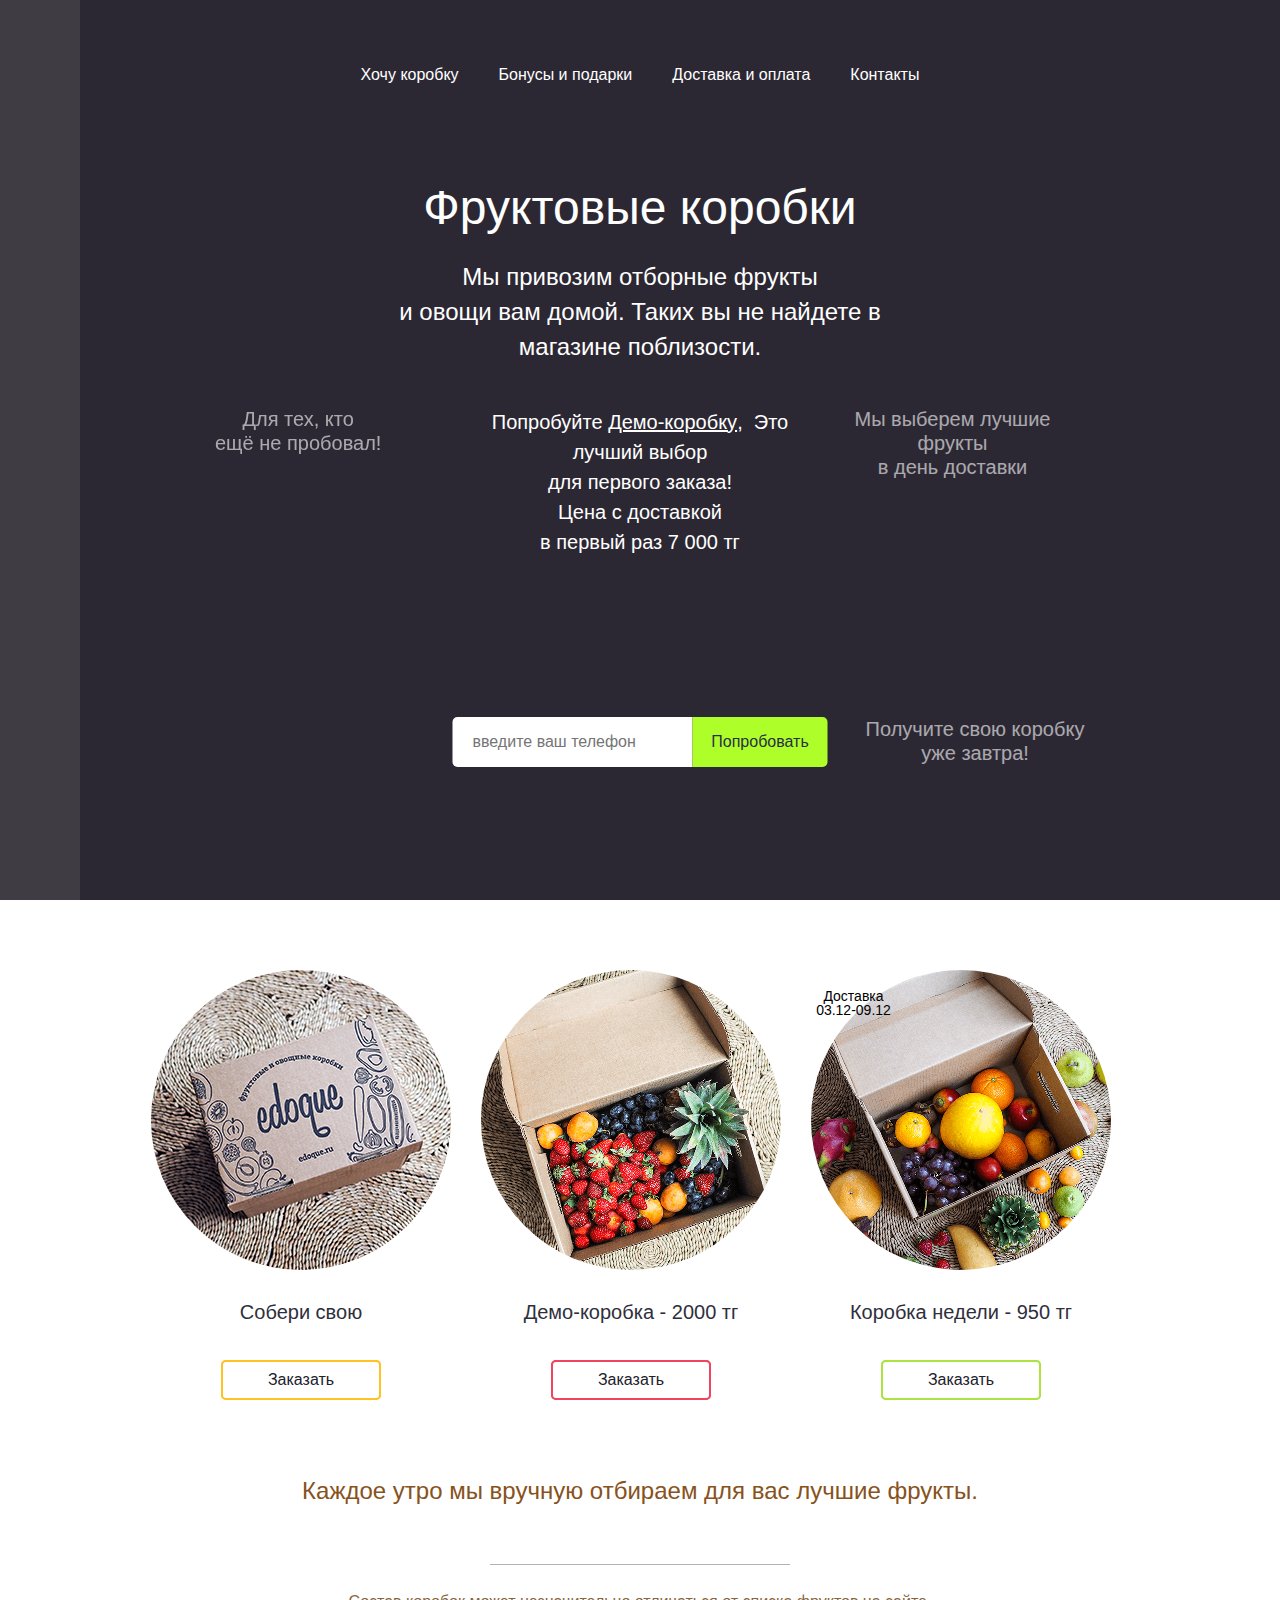
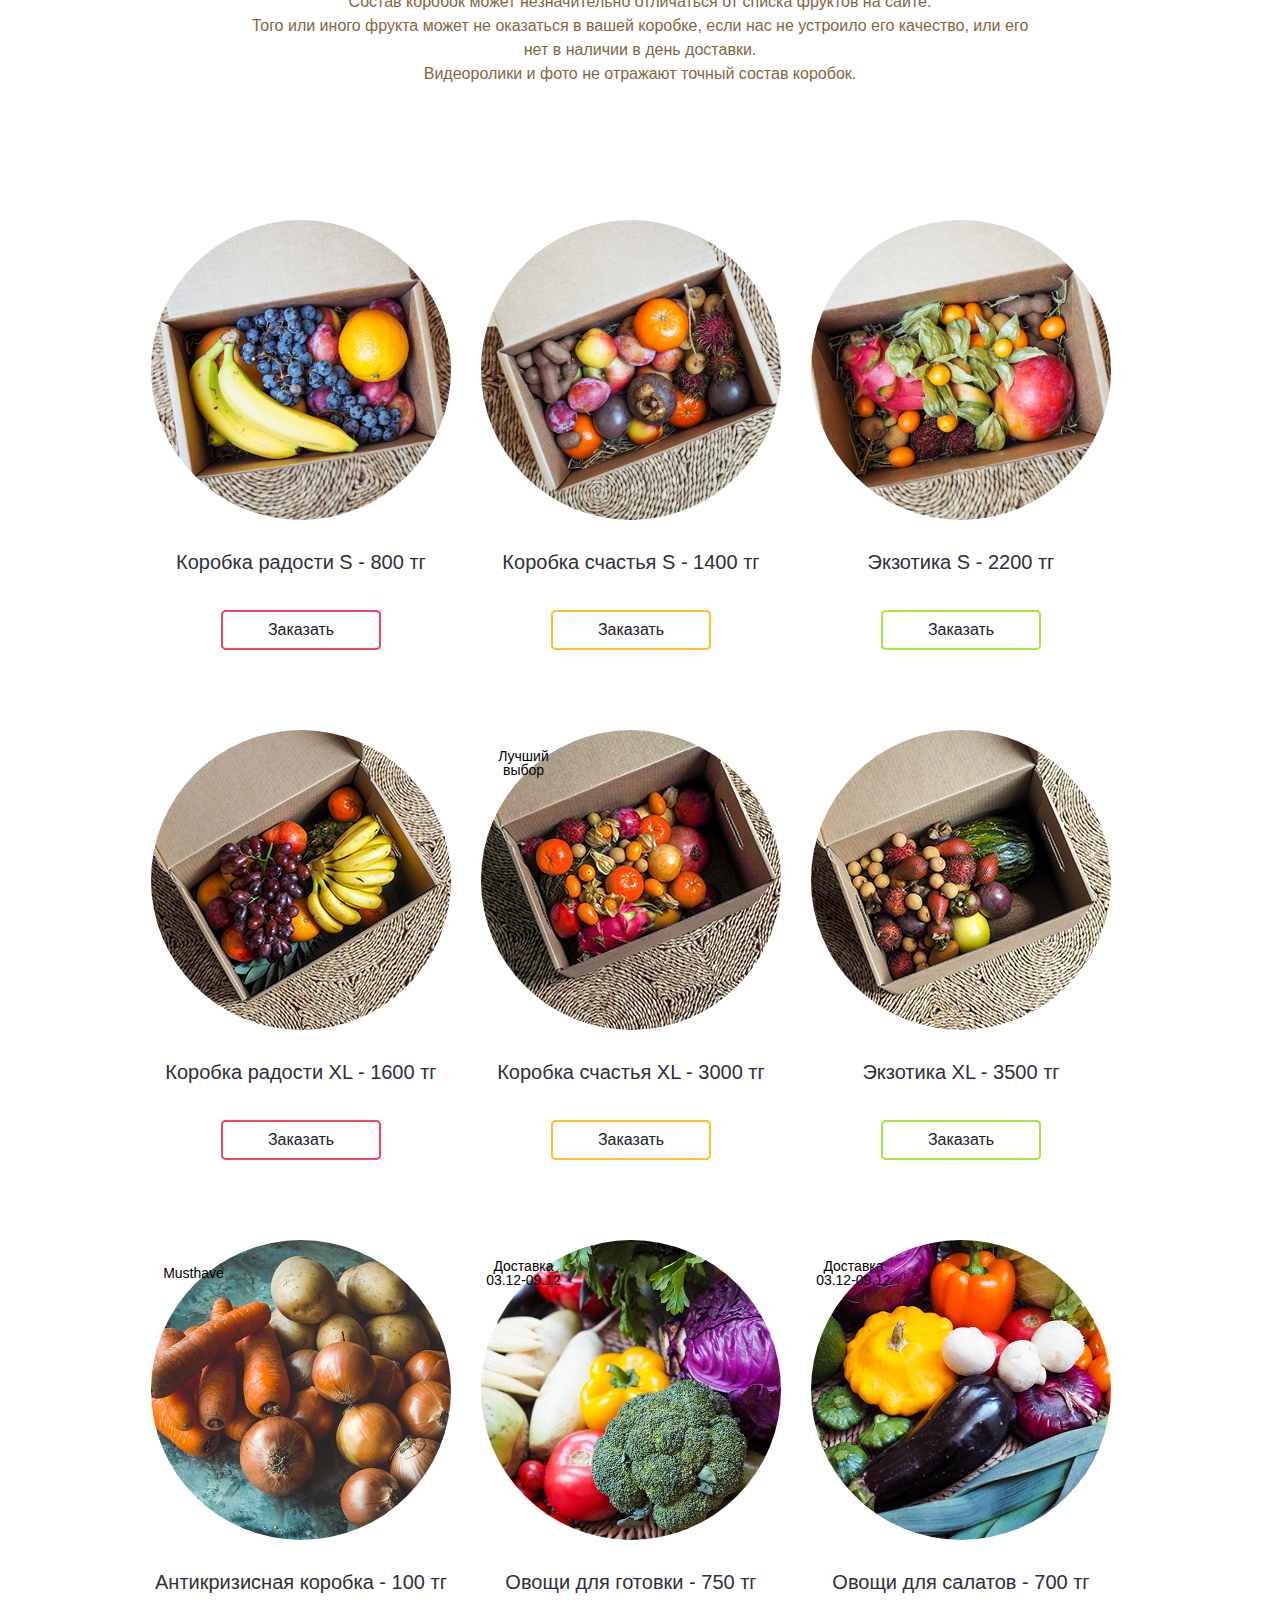
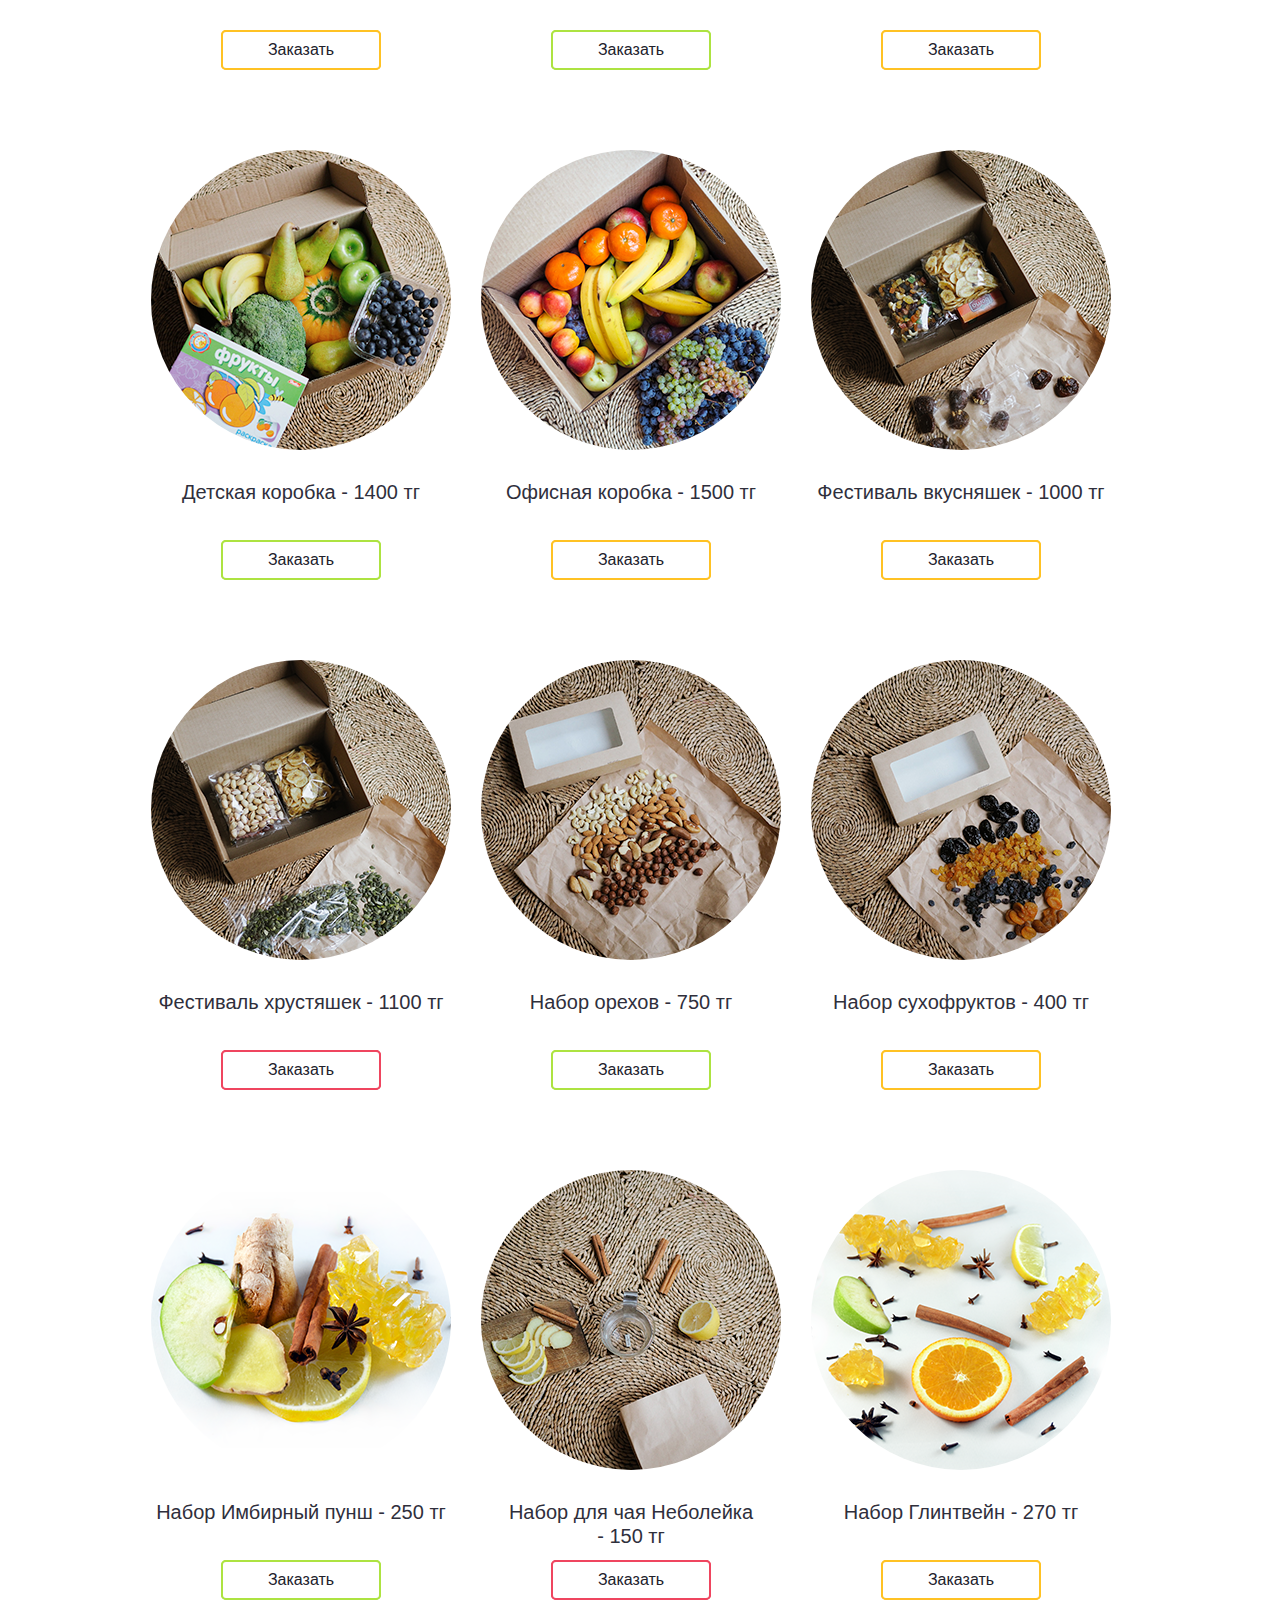
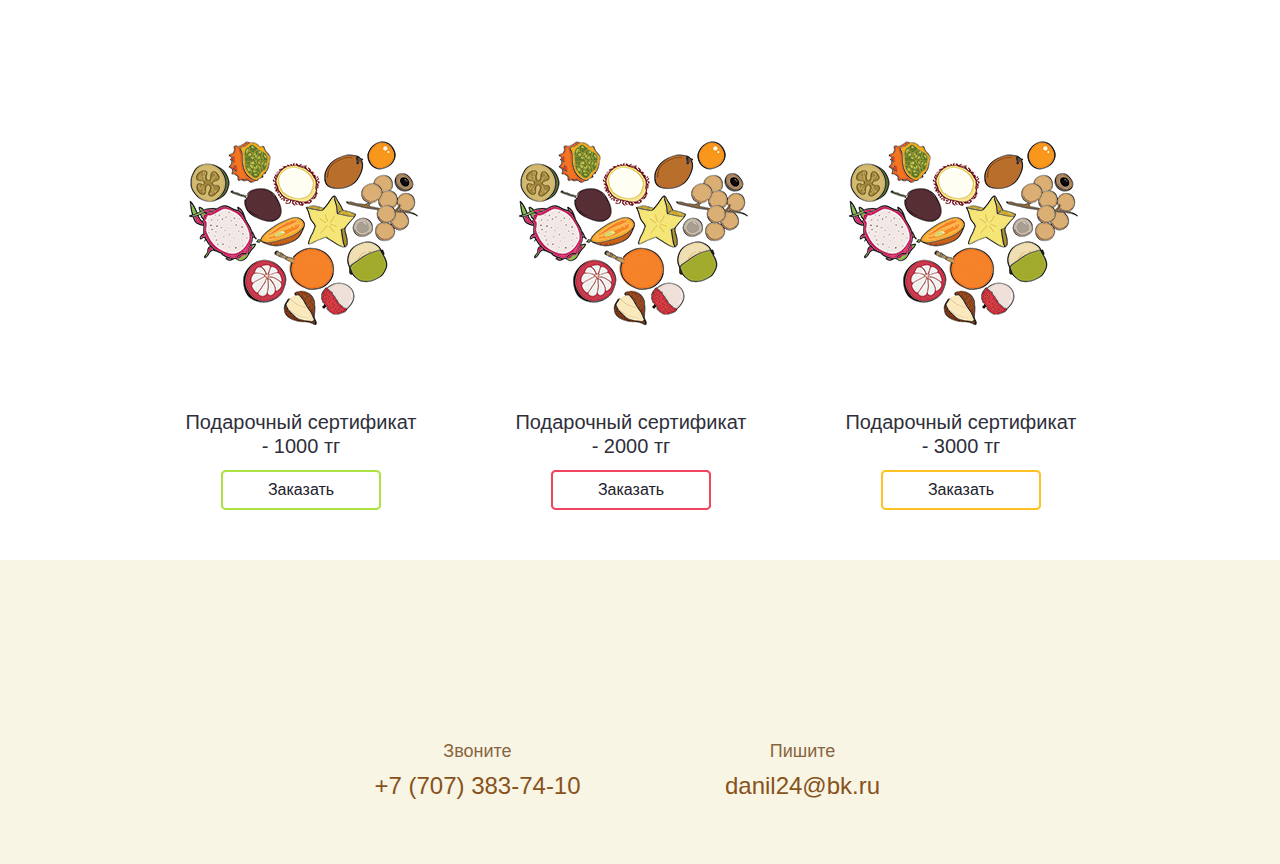
<file: var3/index.html>
<!DOCTYPE html>
<!-- saved from url=(0023)http://msk.edoque.ru/#/ -->
<html class=" desktop landscape">
<head lang="en">
    <meta http-equiv="Content-Type" content="text/html; charset=UTF-8">

    <meta name="viewport" content="width=device-width, initial-scale=1, user-scalable=no">
    <meta name="format-detection" content="telephone=no">
    <meta name="msapplication-tap-highlight" content="no">
    <link rel="icon" href="http://msk.edoque.ru/favicon.ico" type="image/x-icon">
    <link rel="shortcut icon" href="http://msk.edoque.ru/favicon.ico" type="image/x-icon">
    <title>Фруктовые и овощные коробки. Доставка СПб и Москва — лавка Edoque</title>
    <link rel="stylesheet" href="files/frontend_site.minify.css" type="text/css">
</head>
<body>
<div class="mobile-menu ng-scope mm-menu mm-horizontal mm-offcanvas" data-block="menu">
    <div class="menu-wrapper ng-scope">
        <a class="menu-item boxes" href="#">
            <div class="icon"></div>
            Хочу коробку
        </a>
        <a class="menu-item gifts" href="#">
            <div class="icon"></div>
            Бонусы и подарки
        </a>
        <a class="menu-item delivery" href="#">
            <div class="icon"></div>
            Доставка и оплата
        </a>
        <a class="menu-item contact" href="#">
            <div class="icon"></div>
            Контакты
        </a>
    </div>
</div>
<div class="mm-page mm-slideout">
    <div id="popup" class="popup-wrap">
        <div class="popup-overlay"></div>
        <div class="popup">
            <a id="msk" class="popup-city">
                <span class="popup-city-name">Москва</span>
            </a>
            <a id="spb" class="popup-city">
                <span class="popup-city-name">Санкт-Петербург</span>
            </a>
        </div>
    </div>
    <div class="ng-scope" style=""><a id="scroll-top" class="scroll-top ng-scope"
                                      href="#"
                                      style="display: block; opacity: 0.990545;">
        <div class="icon"></div>
    </a>

        <div id="page" class="global-wrapper ng-scope">
            <div class="header-wrapper">
                <div class="header">

                    <a class="menu-icon" href="#"></a>
                    <!--<div class="logo"></div>-->
                    <div class="header-social-networks">
                        <a class="header-social-network social-network-instagram" href="#"
                           target="_blank"></a>
                        <a class="header-social-network social-network-fb" href="#"
                           target="_blank"></a>
                        <a class="header-social-network social-network-vk" href="#"
                           target="_blank"></a>
                    </div>
                    <div data-block="menu">
                        <div class="menu-wrapper ng-scope">
                            <a class="menu-item boxes" href="#">
                                <div class="icon"></div>
                                Хочу коробку
                            </a>
                            <a class="menu-item gifts" href="#">
                                <div class="icon"></div>
                                Бонусы и подарки
                            </a>
                            <a class="menu-item delivery" href="#">
                                <div class="icon"></div>
                                Доставка и оплата
                            </a>
                            <a class="menu-item contact" href="#">
                                <div class="icon"></div>
                                Контакты
                            </a>
                        </div>
                    </div>
                    <div class="header-content">
                        <div data-block="header-slogan">
                            <div class="header-title ng-scope">Фруктовые коробки</div>
                            <div class="header-text ng-scope">Мы привозим отборные фрукты <br> и овощи вам домой. Таких
                                вы не найдете в магазине поблизости.
                                <div class="header-text-line"></div>
                            </div>
                        </div>
                        <div data-block="header-demo">
                            <div class="header-offer-wrapper ng-scope">
                                <div class="header-arrow left">
                                    Для тех, кто <br>ещё не пробовал!
                                    <div class="icon"></div>
                                </div>
                                <div class="header-arrow right">
                                    Мы выберем лучшие фрукты <br>в день доставки
                                    <div class="icon"></div>
                                </div>
                                <div class="header-fruit-box">
                                    <div class="header-fruit-box-text">
                                        Попробуйте <a class="header-fruit-box-title" href="#">Демо-коробку</a>, &nbsp;Это
                                        лучший
                                        выбор<br>для первого заказа! <br>Цена с доставкой <br> в первый раз 7 000 тг
                                    </div>
                                </div>
                            </div>
                        </div>
                        <div data-block="header-phone" edoque-header-phone="">
                            <form id="phone-form" class="header-phone ng-pristine ng-valid ng-scope"
                                  action="#" method="post">
                                <div class="header-arrow">
                                    Получите свою коробку уже завтра!
                                    <div class="icon"></div>
                                </div>
                                <input id="phone" name="phone" class="input-phone" type="text"
                                       placeholder="введите ваш телефон">
                                <button class="order-button" type="submit">Попробовать</button>
                            </form>
                        </div>
                    </div>
                </div>
            </div>
            <!--common header-->

            <!-- uiView:  -->
            <div class="content-wrap ng-scope">
                <div id="boxes" сlass="fruit-boxes-wrapper" class="ng-scope">
                    <div class="section" style="padding-top: 0px;">
                        <div class="fruit-boxes">
                            <!-- ngRepeat: product in store.products | filter:{'line': '1'} --><!-- ngInclude:  -->
                            <div class="fruit-box-container jsFruitBox ng-scope"
                            >
                                <div class="fruit-box orange-box free-choice"
                                >
                                    <div class="fruit-box-preview fruit-box-front ng-binding">
                                        <div class="fruit-box-img-wrapper fruit-box-more">
                                            <!-- ngIf: !isMobile -->
                                            <video class="fruit-box-video ng-scope" width="300"
                                                   height="300" preload="none">
                                            </video><!-- end ngIf: !isMobile -->
                                            <img class="fruit-box-img"
                                                 src="files/samvsesam.png">
                                            <div class="fruit-box-info-icon"></div>
                                        </div>
                                        <!-- ngIf: product.best -->
                                        Это коробка-конструктор, соберите её сами!
                                        <div class="fruit-box-name ng-binding">
                                            Собери свою<!-- ngIf: product.price -->
                                        </div>
                                        <button class="default-button add-to-cart"
                                                type="button">
                                            Заказать
                                        </button>
                                        <button class="default-button open-cart" type="button"
                                        >Перейти к заказу
                                        </button>
                                    </div>
                                    <div class="fruit-box-composition-wrapper fruit-box-back">
                                        <div class="fruit-box-composition-title-wrapper">
                                            <div class="fruit-box-composition-title ng-binding">Собери свою</div>
                                            <div class="fruit-box-composition-note ng-binding"></div>
                                        </div>
                                        <div class="fruit-box-composition jsBoxComposition ng-binding">Это
                                            коробка-конструктор, соберите её сами!
                                        </div>
                                        <div class="fruit-box-price-wrapper">
                                            <div class="fruit-box-composition-weight ng-binding"></div>
                                            <!-- ngIf: product.price -->
                                            <button class="default-button add-to-cart"
                                            >
                                                Заказать
                                            </button>
                                            <button class="default-button open-cart"
                                                    type="button"
                                            >Перейти к заказу
                                            </button>
                                        </div>
                                    </div>
                                </div>
                            </div><!-- end ngRepeat: product in store.products | filter:{'line': '1'} -->
                            <!-- ngInclude:  -->
                            <div class="fruit-box-container jsFruitBox ng-scope">
                                <div class="fruit-box red-box"
                                >
                                    <div class="fruit-box-preview fruit-box-front ng-binding">
                                        <div class="fruit-box-img-wrapper fruit-box-more">
                                            <!-- ngIf: !isMobile -->
                                            <video class="fruit-box-video ng-scope" width="300"
                                                   height="300" preload="none">

                                            </video><!-- end ngIf: !isMobile -->
                                            <img class="fruit-box-img"
                                                 src="files/demo.png">
                                            <div class="fruit-box-info-icon"></div>
                                        </div>
                                        <!-- ngIf: product.best -->
                                        Коробка-сюрприз, в составе лучшие фрукты из всего нашего ассортимента, вы
                                        сможете попробовать всего по чуть-чуть, чтобы оценить наш сервис!
                                        <div class="fruit-box-name ng-binding">
                                            Демо-коробка<!-- ngIf: product.price -->
                                            <div class="fruit-box-price ng-binding ng-scope"><span
                                                    class="dash">- </span>2000 тг
                                            </div><!-- end ngIf: product.price -->
                                        </div>
                                        <button class="default-button add-to-cart"
                                                type="button"
                                        >
                                            Заказать
                                        </button>
                                        <button class="default-button open-cart" type="button"
                                        >Перейти к заказу
                                        </button>
                                    </div>
                                    <div class="fruit-box-composition-wrapper fruit-box-back">
                                        <div class="fruit-box-composition-title-wrapper">
                                            <div class="fruit-box-composition-title ng-binding">Демо-коробка</div>
                                            <div class="fruit-box-composition-note ng-binding">Лучший выбор для первого
                                                заказа!
                                            </div>
                                        </div>
                                        <div class="fruit-box-composition jsBoxComposition ng-binding">Коробка-сюрприз,
                                            в составе лучшие фрукты из всего нашего ассортимента, вы сможете попробовать
                                            всего по чуть-чуть, чтобы оценить наш сервис!
                                        </div>
                                        <div class="fruit-box-price-wrapper">
                                            <div class="fruit-box-composition-weight ng-binding">5-5,5 кг.</div>
                                            <!-- ngIf: product.price -->
                                            <div class="fruit-box-composition-price ng-binding ng-scope"
                                            >
                                                2000 тг
                                            </div><!-- end ngIf: product.price -->
                                            <button class="default-button add-to-cart"
                                            >
                                                Заказать
                                            </button>
                                            <button class="default-button open-cart"
                                                    type="button"
                                            >Перейти к заказу
                                            </button>
                                        </div>
                                    </div>
                                </div>
                            </div><!-- end ngRepeat: product in store.products | filter:{'line': '1'} -->
                            <!-- ngInclude:  -->
                            <div class="fruit-box-container jsFruitBox ng-scope"
                            >
                                <div class="fruit-box green-box"
                                >
                                    <div class="fruit-box-preview fruit-box-front ng-binding">
                                        <div class="fruit-box-img-wrapper fruit-box-more">
                                            <!-- ngIf: !isMobile -->

                                            <img class="fruit-box-img"
                                                 src="files/week.png">
                                            <div class="fruit-box-info-icon"></div>
                                        </div>
                                        <!-- ngIf: product.best -->
                                        <div class="fruit-box-best ng-scope">
                                            <div class="fruit-box-best-text ng-binding">Доставка 03.12-09.12</div>
                                        </div><!-- end ngIf: product.best -->
                                        Хурма (700 г), виноград (500 г), мандарины (700 г), бананы (1 кг), груши (1 кг).
                                        <div class="fruit-box-name ng-binding">
                                            Коробка недели<!-- ngIf: product.price -->
                                            <div class="fruit-box-price ng-binding ng-scope"><span
                                                    class="dash">- </span>950 тг
                                            </div><!-- end ngIf: product.price -->
                                        </div>
                                        <button class="default-button add-to-cart"
                                                type="button"
                                        >
                                            Заказать
                                        </button>
                                        <button class="default-button open-cart"
                                        >Перейти к заказу
                                        </button>
                                    </div>
                                    <div class=" fruit-box-composition-wrapper fruit-box-back
                                        ">
                                        <div class="fruit-box-composition-title-wrapper">
                                            <div class="fruit-box-composition-title ng-binding">Коробка недели</div>
                                            <div class="fruit-box-composition-note ng-binding">Состав с 2 декабря по 8
                                                декабря:
                                            </div>
                                        </div>
                                        <div class="fruit-box-composition jsBoxComposition ng-binding">Хурма (700 г),
                                            виноград (500 г), мандарины (700 г), бананы (1 кг), груши (1 кг).
                                        </div>
                                        <div class="fruit-box-price-wrapper">
                                            <div class="fruit-box-composition-weight ng-binding">3,9 кг</div>
                                            <!-- ngIf: product.price -->
                                            <div class="fruit-box-composition-price ng-binding ng-scope"
                                            >
                                                950 тг
                                            </div><!-- end ngIf: product.price -->
                                            <button class="default-button add-to-cart"
                                                    type="button"
                                            >
                                                Заказать
                                            </button>
                                            <button class="default-button open-cart"
                                                    type="button"
                                            >Перейти к заказу
                                            </button>
                                        </div>
                                    </div>
                                </div>
                            </div><!-- end ngRepeat: product in store.products | filter:{'line': '1'} -->
                        </div>

                        <div class="fruit-box-selection">
                            <div class="frame-corner frame-corner-top-left"></div>
                            <div class="frame-corner frame-corner-top-right"></div>
                            <div class="frame-corner frame-corner-bottom-left"></div>
                            <div class="frame-corner frame-corner-bottom-right"></div>
                            <div class="fruit-box-selection-title" data-block="slogan-one"><span class="ng-scope">Каждое утро мы вручную отбираем для вас лучшие фрукты.</span>
                            </div>
                            <div class="fruit-box-selection-separator"></div>
                            <div class="fruit-box-selection-text" data-block="slogan-two"><span class="ng-scope">Состав коробок может незначительно отличаться от списка фруктов на сайте.
Того или иного фрукта может не оказаться в вашей коробке, если нас не устроило его качество, или его нет в наличии в день доставки.
Видеоролики и фото не отражают точный состав коробок.

</span></div>
                        </div>

                        <div class="fruit-boxes">
                            <!-- ngRepeat: product in store.products | filter:{'line': '!1'} --><!-- ngInclude:  -->
                            <div class="fruit-box-container jsFruitBox ng-scope"
                            >
                                <div class="fruit-box red-box"
                                >
                                    <div class="fruit-box-preview fruit-box-front ng-binding">
                                        <div class="fruit-box-img-wrapper fruit-box-more">
                                            <!-- ngIf: !isMobile -->
                                            <img class="fruit-box-img"
                                                 src="files/radost-s.png">
                                            <div class="fruit-box-info-icon"></div>
                                        </div>
                                        <!-- ngIf: product.best -->
                                        6 видов сезонных фруктов: грейпфрут, ананас, сливы, нектарины, киви, груши,
                                        яблоки, мандарины, апельсины, бананы, виноград.
                                        <div class="fruit-box-name ng-binding">
                                            Коробка радости S<!-- ngIf: product.price -->
                                            <div class="fruit-box-price ng-binding ng-scope"><span
                                                    class="dash">- </span>800 тг
                                            </div><!-- end ngIf: product.price -->
                                        </div>
                                        <button class="default-button add-to-cart"
                                                type="button"
                                        >
                                            Заказать
                                        </button>
                                        <button class="default-button open-cart" type="button"
                                        >Перейти к заказу
                                        </button>
                                    </div>
                                    <div class="fruit-box-composition-wrapper fruit-box-back">
                                        <div class="fruit-box-composition-title-wrapper">
                                            <div class="fruit-box-composition-title ng-binding">Коробка радости S</div>
                                            <div class="fruit-box-composition-note ng-binding">Сезонные фрукты без
                                                экзотики
                                            </div>
                                        </div>
                                        <div class="fruit-box-composition jsBoxComposition ng-binding">6 видов сезонных
                                            фруктов: грейпфрут, ананас, сливы, нектарины, киви, груши, яблоки,
                                            мандарины, апельсины, бананы, виноград.
                                        </div>
                                        <div class="fruit-box-price-wrapper">
                                            <div class="fruit-box-composition-weight ng-binding">3-3,3 кг</div>
                                            <!-- ngIf: product.price -->
                                            <div class="fruit-box-composition-price ng-binding ng-scope"
                                            >
                                                800 тг
                                            </div><!-- end ngIf: product.price -->
                                            <button class="default-button add-to-cart"
                                                    type="button">
                                                Заказать
                                            </button>
                                            <button class="default-button open-cart"
                                                    type="button"
                                            >Перейти к заказу
                                            </button>
                                        </div>
                                    </div>
                                </div>
                            </div><!-- end ngRepeat: product in store.products | filter:{'line': '!1'} -->
                            <!-- ngInclude:  -->
                            <div class="fruit-box-container jsFruitBox ng-scope"
                            >
                                <div class="fruit-box orange-box">
                                    <div class="fruit-box-preview fruit-box-front ng-binding">
                                        <div class="fruit-box-img-wrapper fruit-box-more">
                                            <!-- ngIf: !isMobile -->
                                            <img class="fruit-box-img"
                                                 src="files/schaste-s.png">
                                            <div class="fruit-box-info-icon"></div>
                                        </div>
                                        <!-- ngIf: product.best -->
                                        4 вида сезонных фруктов и 3 вида экзотики: гранат, мандарины, груши, нектарины,
                                        сливы, киви, виноград, манго, лонган, маракуйя, рамбутан, кумкват, физалис.
                                        <div class="fruit-box-name ng-binding">
                                            Коробка счастья S<!-- ngIf: product.price -->
                                            <div class="fruit-box-price ng-binding ng-scope"><span
                                                    class="dash">- </span>1400 тг
                                            </div><!-- end ngIf: product.price -->
                                        </div>
                                        <button class="default-button add-to-cart"
                                                type="button"
                                        >
                                            Заказать
                                        </button>
                                        <button class="default-button open-cart"
                                        >Перейти к заказу
                                        </button>
                                    </div>
                                    <div class="fruit-box-composition-wrapper fruit-box-back">
                                        <div class="fruit-box-composition-title-wrapper">
                                            <div class="fruit-box-composition-title ng-binding">Коробка счастья S</div>
                                            <div class="fruit-box-composition-note ng-binding">Микс из сезонных и
                                                экзотических фруктов
                                            </div>
                                        </div>
                                        <div class="fruit-box-composition jsBoxComposition ng-binding">4 вида сезонных
                                            фруктов и 3 вида экзотики: гранат, мандарины, груши, нектарины, сливы, киви,
                                            виноград, манго, лонган, маракуйя, рамбутан, кумкват, физалис.
                                        </div>
                                        <div class="fruit-box-price-wrapper">
                                            <div class="fruit-box-composition-weight ng-binding">2,4-2,6 кг</div>
                                            <!-- ngIf: product.price -->
                                            <div class="fruit-box-composition-price ng-binding ng-scope"
                                            >
                                                1400 тг
                                            </div><!-- end ngIf: product.price -->
                                            <button class="default-button add-to-cart"
                                            >
                                                Заказать
                                            </button>
                                            <button class="default-button open-cart"
                                                    type="button"
                                            >Перейти к заказу
                                            </button>
                                        </div>
                                    </div>
                                </div>
                            </div><!-- end ngRepeat: product in store.products | filter:{'line': '!1'} -->
                            <!-- ngInclude:  -->
                            <div class="fruit-box-container jsFruitBox ng-scope"
                            >
                                <div class="fruit-box green-box"
                                >
                                    <div class="fruit-box-preview fruit-box-front ng-binding">
                                        <div class="fruit-box-img-wrapper fruit-box-more">
                                            <!-- ngIf: !isMobile -->
                                            <img class="fruit-box-img"
                                                 src="files/exotic-s.png">
                                            <div class="fruit-box-info-icon"></div>
                                        </div>
                                        <!-- ngIf: product.best -->
                                        8 видов экзотики: мини-ананас, яблоко Ява, манго, лонган, рамбутан, личи,
                                        маракуйя, тамаринд, салак, гуава, гранадилла, кумкват.
                                        <div class="fruit-box-name ng-binding">
                                            Экзотика S<!-- ngIf: product.price -->
                                            <div class="fruit-box-price ng-binding ng-scope"><span
                                                    class="dash">- </span>2200 тг
                                            </div><!-- end ngIf: product.price -->
                                        </div>
                                        <button class="default-button add-to-cart"
                                                type="button"
                                        >
                                            Заказать
                                        </button>
                                        <button class="default-button open-cart" ui-sref="edoque.cart()" type="button"
                                                ng-class="{&#39;hide&#39; : product.price == 0 &amp;&amp; cart.getCountBox(product) == 0}"
                                                href="#/cart">Перейти к заказу
                                        </button>
                                    </div>
                                    <div class="fruit-box-composition-wrapper fruit-box-back">
                                        <div class="fruit-box-composition-title-wrapper">
                                            <div class="fruit-box-composition-title ng-binding">Экзотика S</div>
                                            <div class="fruit-box-composition-note ng-binding">Только экзотические
                                                фрукты
                                            </div>
                                        </div>
                                        <div class="fruit-box-composition jsBoxComposition ng-binding">8 видов экзотики:
                                            мини-ананас, яблоко Ява, манго, лонган, рамбутан, личи, маракуйя, тамаринд,
                                            салак, гуава, гранадилла, кумкват.
                                        </div>
                                        <div class="fruit-box-price-wrapper">
                                            <div class="fruit-box-composition-weight ng-binding">1,7 кг</div>
                                            <!-- ngIf: product.price -->
                                            <div class="fruit-box-composition-price ng-binding ng-scope"
                                                 ng-if="product.price">
                                                2200 тг
                                            </div><!-- end ngIf: product.price -->
                                            <button class="default-button add-to-cart"
                                                    ng-click="cart.addItem(product, 1)" type="button"
                                                    ng-class="{&#39;hide&#39; : product.price == 0 &amp;&amp; cart.getCountBox(product) &gt; 0}">
                                                Заказать
                                            </button>
                                            <button class="default-button open-cart" ui-sref="edoque.cart()"
                                                    type="button"
                                                    ng-class="{&#39;hide&#39; : product.price == 0 &amp;&amp; cart.getCountBox(product) == 0}"
                                                    href="#/cart">Перейти к заказу
                                            </button>
                                        </div>
                                    </div>
                                </div>
                            </div><!-- end ngRepeat: product in store.products | filter:{'line': '!1'} -->
                            <!-- ngInclude:  -->
                            <div class="fruit-box-container jsFruitBox ng-scope"
                                 ng-repeat="product in store.products | filter:{&#39;line&#39;: &#39;!1&#39;}"
                                 ng-include="" src="&#39;/public/themes/edoque/views/box.tpl.html&#39;" style="">
                                <div class="fruit-box red-box" ng-class="{&#39;free-choice&#39; : product.free}"
                                     edoque-box="">
                                    <div class="fruit-box-preview fruit-box-front ng-binding">
                                        <div class="fruit-box-img-wrapper fruit-box-more">
                                            <!-- ngIf: !isMobile -->
                                            <video ng-if="!isMobile" class="fruit-box-video ng-scope" width="300"
                                                   height="300" preload="none">
                                                <source ng-src="public/uploads/radost.mp4" type="video/mp4"
                                                        src="public/uploads/radost.mp4">
                                            </video><!-- end ngIf: !isMobile -->
                                            <img class="fruit-box-img" ng-src="public/uploads/radost.png"
                                                 src="files/radost.png">
                                            <div class="fruit-box-info-icon"></div>
                                        </div>
                                        <!-- ngIf: product.best -->
                                        7 видов сезонных фруктов: дыня/ананас, грейпфрут, ананас, сливы, нектарины,
                                        киви, груши, яблоки, мандарины, апельсины, бананы, виноград.
                                        <div class="fruit-box-name ng-binding">
                                            Коробка радости XL<!-- ngIf: product.price -->
                                            <div class="fruit-box-price ng-binding ng-scope" ng-if="product.price"><span
                                                    class="dash">- </span>1600 тг
                                            </div><!-- end ngIf: product.price -->
                                        </div>
                                        <button class="default-button add-to-cart" ng-click="cart.addItem(product, 1)"
                                                type="button"
                                                ng-class="{&#39;hide&#39; : product.price == 0 &amp;&amp; cart.getCountBox(product) &gt; 0}">
                                            Заказать
                                        </button>
                                        <button class="default-button open-cart" ui-sref="edoque.cart()" type="button"
                                                ng-class="{&#39;hide&#39; : product.price == 0 &amp;&amp; cart.getCountBox(product) == 0}"
                                                href="#/cart">Перейти к заказу
                                        </button>
                                    </div>
                                    <div class="fruit-box-composition-wrapper fruit-box-back">
                                        <div class="fruit-box-composition-title-wrapper">
                                            <div class="fruit-box-composition-title ng-binding">Коробка радости XL</div>
                                            <div class="fruit-box-composition-note ng-binding">Большая коробка сезонных
                                                фруктов.
                                            </div>
                                        </div>
                                        <div class="fruit-box-composition jsBoxComposition ng-binding">7 видов сезонных
                                            фруктов: дыня/ананас, грейпфрут, ананас, сливы, нектарины, киви, груши,
                                            яблоки, мандарины, апельсины, бананы, виноград.
                                        </div>
                                        <div class="fruit-box-price-wrapper">
                                            <div class="fruit-box-composition-weight ng-binding">5,5-6 кг</div>
                                            <!-- ngIf: product.price -->
                                            <div class="fruit-box-composition-price ng-binding ng-scope"
                                                 ng-if="product.price">
                                                1600 тг
                                            </div><!-- end ngIf: product.price -->
                                            <button class="default-button add-to-cart"
                                                    ng-click="cart.addItem(product, 1)" type="button"
                                                    ng-class="{&#39;hide&#39; : product.price == 0 &amp;&amp; cart.getCountBox(product) &gt; 0}">
                                                Заказать
                                            </button>
                                            <button class="default-button open-cart" ui-sref="edoque.cart()"
                                                    type="button"
                                                    ng-class="{&#39;hide&#39; : product.price == 0 &amp;&amp; cart.getCountBox(product) == 0}"
                                                    href="#/cart">Перейти к заказу
                                            </button>
                                        </div>
                                    </div>
                                </div>
                            </div><!-- end ngRepeat: product in store.products | filter:{'line': '!1'} -->
                            <!-- ngInclude:  -->
                            <div class="fruit-box-container jsFruitBox ng-scope"
                                 ng-repeat="product in store.products | filter:{&#39;line&#39;: &#39;!1&#39;}"
                                 ng-include="" src="&#39;/public/themes/edoque/views/box.tpl.html&#39;" style="">
                                <div class="fruit-box orange-box" ng-class="{&#39;free-choice&#39; : product.free}"
                                     edoque-box="">
                                    <div class="fruit-box-preview fruit-box-front ng-binding">
                                        <div class="fruit-box-img-wrapper fruit-box-more">
                                            <!-- ngIf: !isMobile -->
                                            <video ng-if="!isMobile" class="fruit-box-video ng-scope" width="300"
                                                   height="300" preload="none">
                                                <source ng-src="public/uploads/schaste.mp4" type="video/mp4"
                                                        src="public/uploads/schaste.mp4">
                                            </video><!-- end ngIf: !isMobile -->
                                            <img class="fruit-box-img" ng-src="public/uploads/schaste.png"
                                                 src="files/schaste.png">
                                            <div class="fruit-box-info-icon"></div>
                                        </div>
                                        <!-- ngIf: product.best -->
                                        <div class="fruit-box-best ng-scope" ng-if="product.best">
                                            <div class="fruit-box-best-text ng-binding">Лучший выбор</div>
                                        </div><!-- end ngIf: product.best -->
                                        6 видов сезонных фруктов и 4 вида экзотики: грейпфрут, груши, нектарины, сливы,
                                        виноград, манго, лонган, гуава, гранадилла, рамбутан, маракуйя.
                                        <div class="fruit-box-name ng-binding">
                                            Коробка счастья XL<!-- ngIf: product.price -->
                                            <div class="fruit-box-price ng-binding ng-scope" ng-if="product.price"><span
                                                    class="dash">- </span>3000 тг
                                            </div><!-- end ngIf: product.price -->
                                        </div>
                                        <button class="default-button add-to-cart" ng-click="cart.addItem(product, 1)"
                                                type="button"
                                                ng-class="{&#39;hide&#39; : product.price == 0 &amp;&amp; cart.getCountBox(product) &gt; 0}">
                                            Заказать
                                        </button>
                                        <button class="default-button open-cart" ui-sref="edoque.cart()" type="button"
                                                ng-class="{&#39;hide&#39; : product.price == 0 &amp;&amp; cart.getCountBox(product) == 0}"
                                                href="#/cart">Перейти к заказу
                                        </button>
                                    </div>
                                    <div class="fruit-box-composition-wrapper fruit-box-back">
                                        <div class="fruit-box-composition-title-wrapper">
                                            <div class="fruit-box-composition-title ng-binding">Коробка счастья XL</div>
                                            <div class="fruit-box-composition-note ng-binding">Большая коробка. Сезонные
                                                фрукты и около килограмма экзотики.
                                            </div>
                                        </div>
                                        <div class="fruit-box-composition jsBoxComposition ng-binding">6 видов сезонных
                                            фруктов и 4 вида экзотики: грейпфрут, груши, нектарины, сливы, виноград,
                                            манго, лонган, гуава, гранадилла, рамбутан, маракуйя.
                                        </div>
                                        <div class="fruit-box-price-wrapper">
                                            <div class="fruit-box-composition-weight ng-binding">4,5-5 кг</div>
                                            <!-- ngIf: product.price -->
                                            <div class="fruit-box-composition-price ng-binding ng-scope"
                                                 ng-if="product.price">
                                                3000 тг
                                            </div><!-- end ngIf: product.price -->
                                            <button class="default-button add-to-cart"
                                                    ng-click="cart.addItem(product, 1)" type="button"
                                                    ng-class="{&#39;hide&#39; : product.price == 0 &amp;&amp; cart.getCountBox(product) &gt; 0}">
                                                Заказать
                                            </button>
                                            <button class="default-button open-cart" ui-sref="edoque.cart()"
                                                    type="button"
                                                    ng-class="{&#39;hide&#39; : product.price == 0 &amp;&amp; cart.getCountBox(product) == 0}"
                                                    href="#/cart">Перейти к заказу
                                            </button>
                                        </div>
                                    </div>
                                </div>
                            </div><!-- end ngRepeat: product in store.products | filter:{'line': '!1'} -->
                            <!-- ngInclude:  -->
                            <div class="fruit-box-container jsFruitBox ng-scope"
                                 ng-repeat="product in store.products | filter:{&#39;line&#39;: &#39;!1&#39;}"
                                 ng-include="" src="&#39;/public/themes/edoque/views/box.tpl.html&#39;" style="">
                                <div class="fruit-box green-box" ng-class="{&#39;free-choice&#39; : product.free}"
                                     edoque-box="">
                                    <div class="fruit-box-preview fruit-box-front ng-binding">
                                        <div class="fruit-box-img-wrapper fruit-box-more">
                                            <!-- ngIf: !isMobile -->
                                            <video ng-if="!isMobile" class="fruit-box-video ng-scope" width="300"
                                                   height="300" preload="none">
                                                <source ng-src="public/uploads/exotic.mp4" type="video/mp4"
                                                        src="public/uploads/exotic.mp4">
                                            </video><!-- end ngIf: !isMobile -->
                                            <img class="fruit-box-img" ng-src="public/uploads/exotic.png"
                                                 src="files/exotic.png">
                                            <div class="fruit-box-info-icon"></div>
                                        </div>
                                        <!-- ngIf: product.best -->
                                        10 видов экзотики: молодой кокос, манго, гуава, яблоко Ява, гранадилла,
                                        питахайя, мангостан, рамбутан, личи, маракуйя, лонган, тамаринд, салак, кумкват.
                                        <div class="fruit-box-name ng-binding">
                                            Экзотика XL<!-- ngIf: product.price -->
                                            <div class="fruit-box-price ng-binding ng-scope" ng-if="product.price"><span
                                                    class="dash">- </span>3500 тг
                                            </div><!-- end ngIf: product.price -->
                                        </div>
                                        <button class="default-button add-to-cart" ng-click="cart.addItem(product, 1)"
                                                type="button"
                                                ng-class="{&#39;hide&#39; : product.price == 0 &amp;&amp; cart.getCountBox(product) &gt; 0}">
                                            Заказать
                                        </button>
                                        <button class="default-button open-cart" ui-sref="edoque.cart()" type="button"
                                                ng-class="{&#39;hide&#39; : product.price == 0 &amp;&amp; cart.getCountBox(product) == 0}"
                                                href="#/cart">Перейти к заказу
                                        </button>
                                    </div>
                                    <div class="fruit-box-composition-wrapper fruit-box-back">
                                        <div class="fruit-box-composition-title-wrapper">
                                            <div class="fruit-box-composition-title ng-binding">Экзотика XL</div>
                                            <div class="fruit-box-composition-note ng-binding">Большая коробка, полная
                                                экзотических фруктов.
                                            </div>
                                        </div>
                                        <div class="fruit-box-composition jsBoxComposition ng-binding">10 видов
                                            экзотики: молодой кокос, манго, гуава, яблоко Ява, гранадилла, питахайя,
                                            мангостан, рамбутан, личи, маракуйя, лонган, тамаринд, салак, кумкват.
                                        </div>
                                        <div class="fruit-box-price-wrapper">
                                            <div class="fruit-box-composition-weight ng-binding">3,2-3,5 кг</div>
                                            <!-- ngIf: product.price -->
                                            <div class="fruit-box-composition-price ng-binding ng-scope"
                                                 ng-if="product.price">
                                                3500 тг
                                            </div><!-- end ngIf: product.price -->
                                            <button class="default-button add-to-cart"
                                                    ng-click="cart.addItem(product, 1)" type="button"
                                                    ng-class="{&#39;hide&#39; : product.price == 0 &amp;&amp; cart.getCountBox(product) &gt; 0}">
                                                Заказать
                                            </button>
                                            <button class="default-button open-cart" ui-sref="edoque.cart()"
                                                    type="button"
                                                    ng-class="{&#39;hide&#39; : product.price == 0 &amp;&amp; cart.getCountBox(product) == 0}"
                                                    href="#/cart">Перейти к заказу
                                            </button>
                                        </div>
                                    </div>
                                </div>
                            </div><!-- end ngRepeat: product in store.products | filter:{'line': '!1'} -->
                            <!-- ngInclude:  -->
                            <div class="fruit-box-container jsFruitBox ng-scope"
                                 ng-repeat="product in store.products | filter:{&#39;line&#39;: &#39;!1&#39;}"
                                 ng-include="" src="&#39;/public/themes/edoque/views/box.tpl.html&#39;" style="">
                                <div class="fruit-box orange-box" ng-class="{&#39;free-choice&#39; : product.free}"
                                     edoque-box="">
                                    <div class="fruit-box-preview fruit-box-front ng-binding">
                                        <div class="fruit-box-img-wrapper fruit-box-more">
                                            <!-- ngIf: !isMobile -->
                                            <video ng-if="!isMobile" class="fruit-box-video ng-scope" width="300"
                                                   height="300" preload="none">
                                                <source type="video/mp4">
                                            </video><!-- end ngIf: !isMobile -->
                                            <img class="fruit-box-img" ng-src="public/uploads/antikrizis.png"
                                                 src="files/antikrizis.png">
                                            <div class="fruit-box-info-icon"></div>
                                        </div>
                                        <!-- ngIf: product.best -->
                                        <div class="fruit-box-best ng-scope" ng-if="product.best">
                                            <div class="fruit-box-best-text ng-binding">Мusthave</div>
                                        </div><!-- end ngIf: product.best -->
                                        Картофель (1 кг), морковь (500 г), репчатый лук (500 г).
                                        <div class="fruit-box-name ng-binding">
                                            Антикризисная коробка<!-- ngIf: product.price -->
                                            <div class="fruit-box-price ng-binding ng-scope" ng-if="product.price"><span
                                                    class="dash">- </span>100 тг
                                            </div><!-- end ngIf: product.price -->
                                        </div>
                                        <button class="default-button add-to-cart" ng-click="cart.addItem(product, 1)"
                                                type="button"
                                                ng-class="{&#39;hide&#39; : product.price == 0 &amp;&amp; cart.getCountBox(product) &gt; 0}">
                                            Заказать
                                        </button>
                                        <button class="default-button open-cart" ui-sref="edoque.cart()" type="button"
                                                ng-class="{&#39;hide&#39; : product.price == 0 &amp;&amp; cart.getCountBox(product) == 0}"
                                                href="#/cart">Перейти к заказу
                                        </button>
                                    </div>
                                    <div class="fruit-box-composition-wrapper fruit-box-back">
                                        <div class="fruit-box-composition-title-wrapper">
                                            <div class="fruit-box-composition-title ng-binding">Антикризисная коробка
                                            </div>
                                            <div class="fruit-box-composition-note ng-binding">Лучший семейный набор!
                                            </div>
                                        </div>
                                        <div class="fruit-box-composition jsBoxComposition ng-binding">Картофель (1 кг),
                                            морковь (500 г), репчатый лук (500 г).
                                        </div>
                                        <div class="fruit-box-price-wrapper">
                                            <div class="fruit-box-composition-weight ng-binding">2 кг</div>
                                            <!-- ngIf: product.price -->
                                            <div class="fruit-box-composition-price ng-binding ng-scope"
                                                 ng-if="product.price">
                                                100 тг
                                            </div><!-- end ngIf: product.price -->
                                            <button class="default-button add-to-cart"
                                                    ng-click="cart.addItem(product, 1)" type="button"
                                                    ng-class="{&#39;hide&#39; : product.price == 0 &amp;&amp; cart.getCountBox(product) &gt; 0}">
                                                Заказать
                                            </button>
                                            <button class="default-button open-cart" ui-sref="edoque.cart()"
                                                    type="button"
                                                    ng-class="{&#39;hide&#39; : product.price == 0 &amp;&amp; cart.getCountBox(product) == 0}"
                                                    href="#/cart">Перейти к заказу
                                            </button>
                                        </div>
                                    </div>
                                </div>
                            </div><!-- end ngRepeat: product in store.products | filter:{'line': '!1'} -->
                            <!-- ngInclude:  -->
                            <div class="fruit-box-container jsFruitBox ng-scope"
                                 ng-repeat="product in store.products | filter:{&#39;line&#39;: &#39;!1&#39;}"
                                 ng-include="" src="&#39;/public/themes/edoque/views/box.tpl.html&#39;" style="">
                                <div class="fruit-box green-box" ng-class="{&#39;free-choice&#39; : product.free}"
                                     edoque-box="">
                                    <div class="fruit-box-preview fruit-box-front ng-binding">
                                        <div class="fruit-box-img-wrapper fruit-box-more">
                                            <!-- ngIf: !isMobile -->
                                            <video ng-if="!isMobile" class="fruit-box-video ng-scope" width="300"
                                                   height="300" preload="none">
                                                <source type="video/mp4">
                                            </video><!-- end ngIf: !isMobile -->
                                            <img class="fruit-box-img" ng-src="public/uploads/ovoshigotovka.png"
                                                 src="files/ovoshigotovka.png">
                                            <div class="fruit-box-info-icon"></div>
                                        </div>
                                        <!-- ngIf: product.best -->
                                        <div class="fruit-box-best ng-scope" ng-if="product.best">
                                            <div class="fruit-box-best-text ng-binding">Доставка 03.12-09.12</div>
                                        </div><!-- end ngIf: product.best -->
                                        Брокколи (500 г), шампиньоны (300 г), баклажаны (500 г), кабачки (500 г),
                                        зеленый лук (100 г)
                                        <div class="fruit-box-name ng-binding">
                                            Овощи для готовки<!-- ngIf: product.price -->
                                            <div class="fruit-box-price ng-binding ng-scope" ng-if="product.price"><span
                                                    class="dash">- </span>750 тг
                                            </div><!-- end ngIf: product.price -->
                                        </div>
                                        <button class="default-button add-to-cart" ng-click="cart.addItem(product, 1)"
                                                type="button"
                                                ng-class="{&#39;hide&#39; : product.price == 0 &amp;&amp; cart.getCountBox(product) &gt; 0}">
                                            Заказать
                                        </button>
                                        <button class="default-button open-cart" ui-sref="edoque.cart()" type="button"
                                                ng-class="{&#39;hide&#39; : product.price == 0 &amp;&amp; cart.getCountBox(product) == 0}"
                                                href="#/cart">Перейти к заказу
                                        </button>
                                    </div>
                                    <div class="fruit-box-composition-wrapper fruit-box-back">
                                        <div class="fruit-box-composition-title-wrapper">
                                            <div class="fruit-box-composition-title ng-binding">Овощи для готовки</div>
                                            <div class="fruit-box-composition-note ng-binding">Состав с 2 декабря по 8
                                                декабря:
                                            </div>
                                        </div>
                                        <div class="fruit-box-composition jsBoxComposition ng-binding">Брокколи (500 г),
                                            шампиньоны (300 г), баклажаны (500 г), кабачки (500 г), зеленый лук (100 г)
                                        </div>
                                        <div class="fruit-box-price-wrapper">
                                            <div class="fruit-box-composition-weight ng-binding">1,9 кг</div>
                                            <!-- ngIf: product.price -->
                                            <div class="fruit-box-composition-price ng-binding ng-scope"
                                                 ng-if="product.price">
                                                750 тг
                                            </div><!-- end ngIf: product.price -->
                                            <button class="default-button add-to-cart"
                                                    ng-click="cart.addItem(product, 1)" type="button"
                                                    ng-class="{&#39;hide&#39; : product.price == 0 &amp;&amp; cart.getCountBox(product) &gt; 0}">
                                                Заказать
                                            </button>
                                            <button class="default-button open-cart" ui-sref="edoque.cart()"
                                                    type="button"
                                                    ng-class="{&#39;hide&#39; : product.price == 0 &amp;&amp; cart.getCountBox(product) == 0}"
                                                    href="#/cart">Перейти к заказу
                                            </button>
                                        </div>
                                    </div>
                                </div>
                            </div><!-- end ngRepeat: product in store.products | filter:{'line': '!1'} -->
                            <!-- ngInclude:  -->
                            <div class="fruit-box-container jsFruitBox ng-scope"
                                 ng-repeat="product in store.products | filter:{&#39;line&#39;: &#39;!1&#39;}"
                                 ng-include="" src="&#39;/public/themes/edoque/views/box.tpl.html&#39;" style="">
                                <div class="fruit-box orange-box" ng-class="{&#39;free-choice&#39; : product.free}"
                                     edoque-box="">
                                    <div class="fruit-box-preview fruit-box-front ng-binding">
                                        <div class="fruit-box-img-wrapper fruit-box-more">
                                            <!-- ngIf: !isMobile -->
                                            <video ng-if="!isMobile" class="fruit-box-video ng-scope" width="300"
                                                   height="300" preload="none">
                                                <source type="video/mp4">
                                            </video><!-- end ngIf: !isMobile -->
                                            <img class="fruit-box-img" ng-src="public/uploads/salat.png"
                                                 src="files/salat.png">
                                            <div class="fruit-box-info-icon"></div>
                                        </div>
                                        <!-- ngIf: product.best -->
                                        <div class="fruit-box-best ng-scope" ng-if="product.best">
                                            <div class="fruit-box-best-text ng-binding">Доставка 03.12-09.12</div>
                                        </div><!-- end ngIf: product.best -->
                                        Помидоры (500 г), огурцы (500 г), редис (500 г), руккола (125 г).
                                        <div class="fruit-box-name ng-binding">
                                            Овощи для салатов<!-- ngIf: product.price -->
                                            <div class="fruit-box-price ng-binding ng-scope" ng-if="product.price"><span
                                                    class="dash">- </span>700 тг
                                            </div><!-- end ngIf: product.price -->
                                        </div>
                                        <button class="default-button add-to-cart" ng-click="cart.addItem(product, 1)"
                                                type="button"
                                                ng-class="{&#39;hide&#39; : product.price == 0 &amp;&amp; cart.getCountBox(product) &gt; 0}">
                                            Заказать
                                        </button>
                                        <button class="default-button open-cart" ui-sref="edoque.cart()" type="button"
                                                ng-class="{&#39;hide&#39; : product.price == 0 &amp;&amp; cart.getCountBox(product) == 0}"
                                                href="#/cart">Перейти к заказу
                                        </button>
                                    </div>
                                    <div class="fruit-box-composition-wrapper fruit-box-back">
                                        <div class="fruit-box-composition-title-wrapper">
                                            <div class="fruit-box-composition-title ng-binding">Овощи для салатов</div>
                                            <div class="fruit-box-composition-note ng-binding">Состав с 2 декабря по 8
                                                декабря:
                                            </div>
                                        </div>
                                        <div class="fruit-box-composition jsBoxComposition ng-binding">Помидоры (500 г),
                                            огурцы (500 г), редис (500 г), руккола (125 г).
                                        </div>
                                        <div class="fruit-box-price-wrapper">
                                            <div class="fruit-box-composition-weight ng-binding">1,6 кг</div>
                                            <!-- ngIf: product.price -->
                                            <div class="fruit-box-composition-price ng-binding ng-scope"
                                                 ng-if="product.price">
                                                700 тг
                                            </div><!-- end ngIf: product.price -->
                                            <button class="default-button add-to-cart"
                                                    ng-click="cart.addItem(product, 1)" type="button"
                                                    ng-class="{&#39;hide&#39; : product.price == 0 &amp;&amp; cart.getCountBox(product) &gt; 0}">
                                                Заказать
                                            </button>
                                            <button class="default-button open-cart" ui-sref="edoque.cart()"
                                                    type="button"
                                                    ng-class="{&#39;hide&#39; : product.price == 0 &amp;&amp; cart.getCountBox(product) == 0}"
                                                    href="#/cart">Перейти к заказу
                                            </button>
                                        </div>
                                    </div>
                                </div>
                            </div><!-- end ngRepeat: product in store.products | filter:{'line': '!1'} -->
                            <!-- ngInclude:  -->
                            <div class="fruit-box-container jsFruitBox ng-scope"
                                 ng-repeat="product in store.products | filter:{&#39;line&#39;: &#39;!1&#39;}"
                                 ng-include="" src="&#39;/public/themes/edoque/views/box.tpl.html&#39;" style="">
                                <div class="fruit-box green-box" ng-class="{&#39;free-choice&#39; : product.free}"
                                     edoque-box="">
                                    <div class="fruit-box-preview fruit-box-front ng-binding">
                                        <div class="fruit-box-img-wrapper fruit-box-more">
                                            <!-- ngIf: !isMobile -->
                                            <video ng-if="!isMobile" class="fruit-box-video ng-scope" width="300"
                                                   height="300" preload="none">
                                                <source type="video/mp4">
                                            </video><!-- end ngIf: !isMobile -->
                                            <img class="fruit-box-img" ng-src="public/uploads/1detsk.png"
                                                 src="files/1detsk.png">
                                            <div class="fruit-box-info-icon"></div>
                                        </div>
                                        <!-- ngIf: product.best -->
                                        Яблоки Семеренко, груши, бананы, голубика, брокколи/цветная капуста, тыква,
                                        морковь, смесь для компота, подарок.
                                        <div class="fruit-box-name ng-binding">
                                            Детская коробка<!-- ngIf: product.price -->
                                            <div class="fruit-box-price ng-binding ng-scope" ng-if="product.price"><span
                                                    class="dash">- </span>1400 тг
                                            </div><!-- end ngIf: product.price -->
                                        </div>
                                        <button class="default-button add-to-cart" ng-click="cart.addItem(product, 1)"
                                                type="button"
                                                ng-class="{&#39;hide&#39; : product.price == 0 &amp;&amp; cart.getCountBox(product) &gt; 0}">
                                            Заказать
                                        </button>
                                        <button class="default-button open-cart" ui-sref="edoque.cart()" type="button"
                                                ng-class="{&#39;hide&#39; : product.price == 0 &amp;&amp; cart.getCountBox(product) == 0}"
                                                href="#/cart">Перейти к заказу
                                        </button>
                                    </div>
                                    <div class="fruit-box-composition-wrapper fruit-box-back">
                                        <div class="fruit-box-composition-title-wrapper">
                                            <div class="fruit-box-composition-title ng-binding">Детская коробка</div>
                                            <div class="fruit-box-composition-note ng-binding">Коробка для мам и детей с
                                                подарками и сюрпризами!
                                            </div>
                                        </div>
                                        <div class="fruit-box-composition jsBoxComposition ng-binding">Яблоки Семеренко,
                                            груши, бананы, голубика, брокколи/цветная капуста, тыква, морковь, смесь для
                                            компота, подарок.
                                        </div>
                                        <div class="fruit-box-price-wrapper">
                                            <div class="fruit-box-composition-weight ng-binding">6 кг</div>
                                            <!-- ngIf: product.price -->
                                            <div class="fruit-box-composition-price ng-binding ng-scope"
                                                 ng-if="product.price">
                                                1400 тг
                                            </div><!-- end ngIf: product.price -->
                                            <button class="default-button add-to-cart"
                                                    ng-click="cart.addItem(product, 1)" type="button"
                                                    ng-class="{&#39;hide&#39; : product.price == 0 &amp;&amp; cart.getCountBox(product) &gt; 0}">
                                                Заказать
                                            </button>
                                            <button class="default-button open-cart" ui-sref="edoque.cart()"
                                                    type="button"
                                                    ng-class="{&#39;hide&#39; : product.price == 0 &amp;&amp; cart.getCountBox(product) == 0}"
                                                    href="#/cart">Перейти к заказу
                                            </button>
                                        </div>
                                    </div>
                                </div>
                            </div><!-- end ngRepeat: product in store.products | filter:{'line': '!1'} -->
                            <!-- ngInclude:  -->
                            <div class="fruit-box-container jsFruitBox ng-scope"
                                 ng-repeat="product in store.products | filter:{&#39;line&#39;: &#39;!1&#39;}"
                                 ng-include="" src="&#39;/public/themes/edoque/views/box.tpl.html&#39;" style="">
                                <div class="fruit-box orange-box" ng-class="{&#39;free-choice&#39; : product.free}"
                                     edoque-box="">
                                    <div class="fruit-box-preview fruit-box-front ng-binding">
                                        <div class="fruit-box-img-wrapper fruit-box-more">
                                            <!-- ngIf: !isMobile -->
                                            <video ng-if="!isMobile" class="fruit-box-video ng-scope" width="300"
                                                   height="300" preload="none">
                                                <source ng-src="public/uploads/ofis.mp4" type="video/mp4"
                                                        src="public/uploads/ofis.mp4">
                                            </video><!-- end ngIf: !isMobile -->
                                            <img class="fruit-box-img" ng-src="public/uploads/ofis.png"
                                                 src="files/ofis.png">
                                            <div class="fruit-box-info-icon"></div>
                                        </div>
                                        <!-- ngIf: product.best -->
                                        Дыня, груши, сливы, персики, бананы, нектарины.
                                        <div class="fruit-box-name ng-binding">
                                            Офисная коробка<!-- ngIf: product.price -->
                                            <div class="fruit-box-price ng-binding ng-scope" ng-if="product.price"><span
                                                    class="dash">- </span>1500 тг
                                            </div><!-- end ngIf: product.price -->
                                        </div>
                                        <button class="default-button add-to-cart" ng-click="cart.addItem(product, 1)"
                                                type="button"
                                                ng-class="{&#39;hide&#39; : product.price == 0 &amp;&amp; cart.getCountBox(product) &gt; 0}">
                                            Заказать
                                        </button>
                                        <button class="default-button open-cart" ui-sref="edoque.cart()" type="button"
                                                ng-class="{&#39;hide&#39; : product.price == 0 &amp;&amp; cart.getCountBox(product) == 0}"
                                                href="#/cart">Перейти к заказу
                                        </button>
                                    </div>
                                    <div class="fruit-box-composition-wrapper fruit-box-back">
                                        <div class="fruit-box-composition-title-wrapper">
                                            <div class="fruit-box-composition-title ng-binding">Офисная коробка</div>
                                            <div class="fruit-box-composition-note ng-binding">Коробка для 5-7
                                                работников.
                                            </div>
                                        </div>
                                        <div class="fruit-box-composition jsBoxComposition ng-binding">Дыня, груши,
                                            сливы, персики, бананы, нектарины.
                                        </div>
                                        <div class="fruit-box-price-wrapper">
                                            <div class="fruit-box-composition-weight ng-binding">6,7 кг</div>
                                            <!-- ngIf: product.price -->
                                            <div class="fruit-box-composition-price ng-binding ng-scope"
                                                 ng-if="product.price">
                                                1500 тг
                                            </div><!-- end ngIf: product.price -->
                                            <button class="default-button add-to-cart"
                                                    ng-click="cart.addItem(product, 1)" type="button"
                                                    ng-class="{&#39;hide&#39; : product.price == 0 &amp;&amp; cart.getCountBox(product) &gt; 0}">
                                                Заказать
                                            </button>
                                            <button class="default-button open-cart" ui-sref="edoque.cart()"
                                                    type="button"
                                                    ng-class="{&#39;hide&#39; : product.price == 0 &amp;&amp; cart.getCountBox(product) == 0}"
                                                    href="#/cart">Перейти к заказу
                                            </button>
                                        </div>
                                    </div>
                                </div>
                            </div><!-- end ngRepeat: product in store.products | filter:{'line': '!1'} -->
                            <!-- ngInclude:  -->
                            <div class="fruit-box-container jsFruitBox ng-scope"
                                 ng-repeat="product in store.products | filter:{&#39;line&#39;: &#39;!1&#39;}"
                                 ng-include="" src="&#39;/public/themes/edoque/views/box.tpl.html&#39;" style="">
                                <div class="fruit-box orange-box" ng-class="{&#39;free-choice&#39; : product.free}"
                                     edoque-box="">
                                    <div class="fruit-box-preview fruit-box-front ng-binding">
                                        <div class="fruit-box-img-wrapper fruit-box-more">
                                            <!-- ngIf: !isMobile -->
                                            <video ng-if="!isMobile" class="fruit-box-video ng-scope" width="300"
                                                   height="300" preload="none">
                                                <source ng-src="public/uploads/1fest.mp4" type="video/mp4"
                                                        src="public/uploads/1fest.mp4">
                                            </video><!-- end ngIf: !isMobile -->
                                            <img class="fruit-box-img" ng-src="public/uploads/2fest.png"
                                                 src="files/2fest.png">
                                            <div class="fruit-box-info-icon"></div>
                                        </div>
                                        <!-- ngIf: product.best -->
                                        Хаштак из абрикоса (200 г), смесь из орехов и сухофруктов (200 г), вяленые
                                        финики (500 г), домашняя халва с ванилью (200 г) и с какао (200 г), банановые
                                        чипсы (200 г).
                                        <div class="fruit-box-name ng-binding">
                                            Фестиваль вкусняшек<!-- ngIf: product.price -->
                                            <div class="fruit-box-price ng-binding ng-scope" ng-if="product.price"><span
                                                    class="dash">- </span>1000 тг
                                            </div><!-- end ngIf: product.price -->
                                        </div>
                                        <button class="default-button add-to-cart" ng-click="cart.addItem(product, 1)"
                                                type="button"
                                                ng-class="{&#39;hide&#39; : product.price == 0 &amp;&amp; cart.getCountBox(product) &gt; 0}">
                                            Заказать
                                        </button>
                                        <button class="default-button open-cart" ui-sref="edoque.cart()" type="button"
                                                ng-class="{&#39;hide&#39; : product.price == 0 &amp;&amp; cart.getCountBox(product) == 0}"
                                                href="#/cart">Перейти к заказу
                                        </button>
                                    </div>
                                    <div class="fruit-box-composition-wrapper fruit-box-back">
                                        <div class="fruit-box-composition-title-wrapper">
                                            <div class="fruit-box-composition-title ng-binding">Фестиваль вкусняшек
                                            </div>
                                            <div class="fruit-box-composition-note ng-binding">Состав:</div>
                                        </div>
                                        <div class="fruit-box-composition jsBoxComposition ng-binding">Хаштак из
                                            абрикоса (200 г), смесь из орехов и сухофруктов (200 г), вяленые финики (500
                                            г), домашняя халва с ванилью (200 г) и с какао (200 г), банановые чипсы (200
                                            г).
                                        </div>
                                        <div class="fruit-box-price-wrapper">
                                            <div class="fruit-box-composition-weight ng-binding">1,5 кг</div>
                                            <!-- ngIf: product.price -->
                                            <div class="fruit-box-composition-price ng-binding ng-scope"
                                                 ng-if="product.price">
                                                1000 тг
                                            </div><!-- end ngIf: product.price -->
                                            <button class="default-button add-to-cart"
                                                    ng-click="cart.addItem(product, 1)" type="button"
                                                    ng-class="{&#39;hide&#39; : product.price == 0 &amp;&amp; cart.getCountBox(product) &gt; 0}">
                                                Заказать
                                            </button>
                                            <button class="default-button open-cart" ui-sref="edoque.cart()"
                                                    type="button"
                                                    ng-class="{&#39;hide&#39; : product.price == 0 &amp;&amp; cart.getCountBox(product) == 0}"
                                                    href="#/cart">Перейти к заказу
                                            </button>
                                        </div>
                                    </div>
                                </div>
                            </div><!-- end ngRepeat: product in store.products | filter:{'line': '!1'} -->
                            <!-- ngInclude:  -->
                            <div class="fruit-box-container jsFruitBox ng-scope"
                                 ng-repeat="product in store.products | filter:{&#39;line&#39;: &#39;!1&#39;}"
                                 ng-include="" src="&#39;/public/themes/edoque/views/box.tpl.html&#39;" style="">
                                <div class="fruit-box red-box" ng-class="{&#39;free-choice&#39; : product.free}"
                                     edoque-box="">
                                    <div class="fruit-box-preview fruit-box-front ng-binding">
                                        <div class="fruit-box-img-wrapper fruit-box-more">
                                            <!-- ngIf: !isMobile -->
                                            <video ng-if="!isMobile" class="fruit-box-video ng-scope" width="300"
                                                   height="300" preload="none">
                                                <source ng-src="public/uploads/1hrust.mp4" type="video/mp4"
                                                        src="public/uploads/1hrust.mp4">
                                            </video><!-- end ngIf: !isMobile -->
                                            <img class="fruit-box-img" ng-src="public/uploads/2hrust.png"
                                                 src="files/2hrust.png">
                                            <div class="fruit-box-info-icon"></div>
                                        </div>
                                        <!-- ngIf: product.best -->
                                        Банановые чипсы (200 г), фруктовые чипсы (85 г), смесь из орехов и сухофруктов
                                        (250 г), неочищенный миндаль (100 г), фисташки (100 г), тыквенные семечки (150
                                        г), арахис (150 г).
                                        <div class="fruit-box-name ng-binding">
                                            Фестиваль хрустяшек<!-- ngIf: product.price -->
                                            <div class="fruit-box-price ng-binding ng-scope" ng-if="product.price"><span
                                                    class="dash">- </span>1100 тг
                                            </div><!-- end ngIf: product.price -->
                                        </div>
                                        <button class="default-button add-to-cart" ng-click="cart.addItem(product, 1)"
                                                type="button"
                                                ng-class="{&#39;hide&#39; : product.price == 0 &amp;&amp; cart.getCountBox(product) &gt; 0}">
                                            Заказать
                                        </button>
                                        <button class="default-button open-cart" ui-sref="edoque.cart()" type="button"
                                                ng-class="{&#39;hide&#39; : product.price == 0 &amp;&amp; cart.getCountBox(product) == 0}"
                                                href="#/cart">Перейти к заказу
                                        </button>
                                    </div>
                                    <div class="fruit-box-composition-wrapper fruit-box-back">
                                        <div class="fruit-box-composition-title-wrapper">
                                            <div class="fruit-box-composition-title ng-binding">Фестиваль хрустяшек
                                            </div>
                                            <div class="fruit-box-composition-note ng-binding">Состав:</div>
                                        </div>
                                        <div class="fruit-box-composition jsBoxComposition ng-binding">Банановые чипсы
                                            (200 г), фруктовые чипсы (85 г), смесь из орехов и сухофруктов (250 г),
                                            неочищенный миндаль (100 г), фисташки (100 г), тыквенные семечки (150 г),
                                            арахис (150 г).
                                        </div>
                                        <div class="fruit-box-price-wrapper">
                                            <div class="fruit-box-composition-weight ng-binding">1 кг</div>
                                            <!-- ngIf: product.price -->
                                            <div class="fruit-box-composition-price ng-binding ng-scope"
                                                 ng-if="product.price">
                                                1100 тг
                                            </div><!-- end ngIf: product.price -->
                                            <button class="default-button add-to-cart"
                                                    ng-click="cart.addItem(product, 1)" type="button"
                                                    ng-class="{&#39;hide&#39; : product.price == 0 &amp;&amp; cart.getCountBox(product) &gt; 0}">
                                                Заказать
                                            </button>
                                            <button class="default-button open-cart" ui-sref="edoque.cart()"
                                                    type="button"
                                                    ng-class="{&#39;hide&#39; : product.price == 0 &amp;&amp; cart.getCountBox(product) == 0}"
                                                    href="#/cart">Перейти к заказу
                                            </button>
                                        </div>
                                    </div>
                                </div>
                            </div><!-- end ngRepeat: product in store.products | filter:{'line': '!1'} -->
                            <!-- ngInclude:  -->
                            <div class="fruit-box-container jsFruitBox ng-scope"
                                 ng-repeat="product in store.products | filter:{&#39;line&#39;: &#39;!1&#39;}"
                                 ng-include="" src="&#39;/public/themes/edoque/views/box.tpl.html&#39;" style="">
                                <div class="fruit-box green-box" ng-class="{&#39;free-choice&#39; : product.free}"
                                     edoque-box="">
                                    <div class="fruit-box-preview fruit-box-front ng-binding">
                                        <div class="fruit-box-img-wrapper fruit-box-more">
                                            <!-- ngIf: !isMobile -->
                                            <video ng-if="!isMobile" class="fruit-box-video ng-scope" width="300"
                                                   height="300" preload="none">
                                                <source type="video/mp4">
                                            </video><!-- end ngIf: !isMobile -->
                                            <img class="fruit-box-img" ng-src="public/uploads/1orehi.png"
                                                 src="files/1orehi.png">
                                            <div class="fruit-box-info-icon"></div>
                                        </div>
                                        <!-- ngIf: product.best -->
                                        Бразильский орех, кешью, фундук, миндаль (по 100 г).
                                        <div class="fruit-box-name ng-binding">
                                            Набор орехов<!-- ngIf: product.price -->
                                            <div class="fruit-box-price ng-binding ng-scope" ng-if="product.price"><span
                                                    class="dash">- </span>750 тг
                                            </div><!-- end ngIf: product.price -->
                                        </div>
                                        <button class="default-button add-to-cart" ng-click="cart.addItem(product, 1)"
                                                type="button"
                                                ng-class="{&#39;hide&#39; : product.price == 0 &amp;&amp; cart.getCountBox(product) &gt; 0}">
                                            Заказать
                                        </button>
                                        <button class="default-button open-cart" ui-sref="edoque.cart()" type="button"
                                                ng-class="{&#39;hide&#39; : product.price == 0 &amp;&amp; cart.getCountBox(product) == 0}"
                                                href="#/cart">Перейти к заказу
                                        </button>
                                    </div>
                                    <div class="fruit-box-composition-wrapper fruit-box-back">
                                        <div class="fruit-box-composition-title-wrapper">
                                            <div class="fruit-box-composition-title ng-binding">Набор орехов</div>
                                            <div class="fruit-box-composition-note ng-binding">Сырые орешки на любой
                                                вкус
                                            </div>
                                        </div>
                                        <div class="fruit-box-composition jsBoxComposition ng-binding">Бразильский орех,
                                            кешью, фундук, миндаль (по 100 г).
                                        </div>
                                        <div class="fruit-box-price-wrapper">
                                            <div class="fruit-box-composition-weight ng-binding">400 г</div>
                                            <!-- ngIf: product.price -->
                                            <div class="fruit-box-composition-price ng-binding ng-scope"
                                                 ng-if="product.price">
                                                750 тг
                                            </div><!-- end ngIf: product.price -->
                                            <button class="default-button add-to-cart"
                                                    ng-click="cart.addItem(product, 1)" type="button"
                                                    ng-class="{&#39;hide&#39; : product.price == 0 &amp;&amp; cart.getCountBox(product) &gt; 0}">
                                                Заказать
                                            </button>
                                            <button class="default-button open-cart" ui-sref="edoque.cart()"
                                                    type="button"
                                                    ng-class="{&#39;hide&#39; : product.price == 0 &amp;&amp; cart.getCountBox(product) == 0}"
                                                    href="#/cart">Перейти к заказу
                                            </button>
                                        </div>
                                    </div>
                                </div>
                            </div><!-- end ngRepeat: product in store.products | filter:{'line': '!1'} -->
                            <!-- ngInclude:  -->
                            <div class="fruit-box-container jsFruitBox ng-scope"
                                 ng-repeat="product in store.products | filter:{&#39;line&#39;: &#39;!1&#39;}"
                                 ng-include="" src="&#39;/public/themes/edoque/views/box.tpl.html&#39;" style="">
                                <div class="fruit-box orange-box" ng-class="{&#39;free-choice&#39; : product.free}"
                                     edoque-box="">
                                    <div class="fruit-box-preview fruit-box-front ng-binding">
                                        <div class="fruit-box-img-wrapper fruit-box-more">
                                            <!-- ngIf: !isMobile -->
                                            <video ng-if="!isMobile" class="fruit-box-video ng-scope" width="300"
                                                   height="300" preload="none">
                                                <source type="video/mp4">
                                            </video><!-- end ngIf: !isMobile -->
                                            <img class="fruit-box-img" ng-src="public/uploads/1suhofru.png"
                                                 src="files/1suhofru.png">
                                            <div class="fruit-box-info-icon"></div>
                                        </div>
                                        <!-- ngIf: product.best -->
                                        Вяленые абрикосы, чернослив Баллончик, изюм Джамбо Голд, изюм Терма (по 150 г).
                                        <div class="fruit-box-name ng-binding">
                                            Набор сухофруктов<!-- ngIf: product.price -->
                                            <div class="fruit-box-price ng-binding ng-scope" ng-if="product.price"><span
                                                    class="dash">- </span>400 тг
                                            </div><!-- end ngIf: product.price -->
                                        </div>
                                        <button class="default-button add-to-cart" ng-click="cart.addItem(product, 1)"
                                                type="button"
                                                ng-class="{&#39;hide&#39; : product.price == 0 &amp;&amp; cart.getCountBox(product) &gt; 0}">
                                            Заказать
                                        </button>
                                        <button class="default-button open-cart" ui-sref="edoque.cart()" type="button"
                                                ng-class="{&#39;hide&#39; : product.price == 0 &amp;&amp; cart.getCountBox(product) == 0}"
                                                href="#/cart">Перейти к заказу
                                        </button>
                                    </div>
                                    <div class="fruit-box-composition-wrapper fruit-box-back">
                                        <div class="fruit-box-composition-title-wrapper">
                                            <div class="fruit-box-composition-title ng-binding">Набор сухофруктов</div>
                                            <div class="fruit-box-composition-note ng-binding">Свежайшие и вкуснейшие
                                                сухофрукты
                                            </div>
                                        </div>
                                        <div class="fruit-box-composition jsBoxComposition ng-binding">Вяленые абрикосы,
                                            чернослив Баллончик, изюм Джамбо Голд, изюм Терма (по 150 г).
                                        </div>
                                        <div class="fruit-box-price-wrapper">
                                            <div class="fruit-box-composition-weight ng-binding">600 г</div>
                                            <!-- ngIf: product.price -->
                                            <div class="fruit-box-composition-price ng-binding ng-scope"
                                                 ng-if="product.price">
                                                400 тг
                                            </div><!-- end ngIf: product.price -->
                                            <button class="default-button add-to-cart"
                                                    ng-click="cart.addItem(product, 1)" type="button"
                                                    ng-class="{&#39;hide&#39; : product.price == 0 &amp;&amp; cart.getCountBox(product) &gt; 0}">
                                                Заказать
                                            </button>
                                            <button class="default-button open-cart" ui-sref="edoque.cart()"
                                                    type="button"
                                                    ng-class="{&#39;hide&#39; : product.price == 0 &amp;&amp; cart.getCountBox(product) == 0}"
                                                    href="#/cart">Перейти к заказу
                                            </button>
                                        </div>
                                    </div>
                                </div>
                            </div><!-- end ngRepeat: product in store.products | filter:{'line': '!1'} -->
                            <!-- ngInclude:  -->
                            <div class="fruit-box-container jsFruitBox ng-scope"
                                 ng-repeat="product in store.products | filter:{&#39;line&#39;: &#39;!1&#39;}"
                                 ng-include="" src="&#39;/public/themes/edoque/views/box.tpl.html&#39;" style="">
                                <div class="fruit-box green-box" ng-class="{&#39;free-choice&#39; : product.free}"
                                     edoque-box="">
                                    <div class="fruit-box-preview fruit-box-front ng-binding">
                                        <div class="fruit-box-img-wrapper fruit-box-more">
                                            <!-- ngIf: !isMobile -->
                                            <video ng-if="!isMobile" class="fruit-box-video ng-scope" width="300"
                                                   height="300" preload="none">
                                                <source type="video/mp4">
                                            </video><!-- end ngIf: !isMobile -->
                                            <img class="fruit-box-img" ng-src="public/uploads/punsh.png"
                                                 src="files/punsh.png">
                                            <div class="fruit-box-info-icon"></div>
                                        </div>
                                        <!-- ngIf: product.best -->
                                        Лимон, яблоко, имбирь, нават (виноградный сахар), бадьян, гвоздика, корица,
                                        душистый перец. Дополнительно понадобится чай и по желанию тёмный ром.
                                        <div class="fruit-box-name ng-binding">
                                            Набор Имбирный пунш<!-- ngIf: product.price -->
                                            <div class="fruit-box-price ng-binding ng-scope" ng-if="product.price"><span
                                                    class="dash">- </span>250 тг
                                            </div><!-- end ngIf: product.price -->
                                        </div>
                                        <button class="default-button add-to-cart" ng-click="cart.addItem(product, 1)"
                                                type="button"
                                                ng-class="{&#39;hide&#39; : product.price == 0 &amp;&amp; cart.getCountBox(product) &gt; 0}">
                                            Заказать
                                        </button>
                                        <button class="default-button open-cart" ui-sref="edoque.cart()" type="button"
                                                ng-class="{&#39;hide&#39; : product.price == 0 &amp;&amp; cart.getCountBox(product) == 0}"
                                                href="#/cart">Перейти к заказу
                                        </button>
                                    </div>
                                    <div class="fruit-box-composition-wrapper fruit-box-back">
                                        <div class="fruit-box-composition-title-wrapper">
                                            <div class="fruit-box-composition-title ng-binding">Набор Имбирный пунш
                                            </div>
                                            <div class="fruit-box-composition-note ng-binding">Набор для приготовления
                                                отличного пунша
                                            </div>
                                        </div>
                                        <div class="fruit-box-composition jsBoxComposition ng-binding">Лимон, яблоко,
                                            имбирь, нават (виноградный сахар), бадьян, гвоздика, корица, душистый перец.
                                            Дополнительно понадобится чай и по желанию тёмный ром.
                                        </div>
                                        <div class="fruit-box-price-wrapper">
                                            <div class="fruit-box-composition-weight ng-binding">850 г</div>
                                            <!-- ngIf: product.price -->
                                            <div class="fruit-box-composition-price ng-binding ng-scope"
                                                 ng-if="product.price">
                                                250 тг
                                            </div><!-- end ngIf: product.price -->
                                            <button class="default-button add-to-cart"
                                                    ng-click="cart.addItem(product, 1)" type="button"
                                                    ng-class="{&#39;hide&#39; : product.price == 0 &amp;&amp; cart.getCountBox(product) &gt; 0}">
                                                Заказать
                                            </button>
                                            <button class="default-button open-cart" ui-sref="edoque.cart()"
                                                    type="button"
                                                    ng-class="{&#39;hide&#39; : product.price == 0 &amp;&amp; cart.getCountBox(product) == 0}"
                                                    href="#/cart">Перейти к заказу
                                            </button>
                                        </div>
                                    </div>
                                </div>
                            </div><!-- end ngRepeat: product in store.products | filter:{'line': '!1'} -->
                            <!-- ngInclude:  -->
                            <div class="fruit-box-container jsFruitBox ng-scope"
                                 ng-repeat="product in store.products | filter:{&#39;line&#39;: &#39;!1&#39;}"
                                 ng-include="" src="&#39;/public/themes/edoque/views/box.tpl.html&#39;" style="">
                                <div class="fruit-box red-box" ng-class="{&#39;free-choice&#39; : product.free}"
                                     edoque-box="">
                                    <div class="fruit-box-preview fruit-box-front ng-binding">
                                        <div class="fruit-box-img-wrapper fruit-box-more">
                                            <!-- ngIf: !isMobile -->
                                            <video ng-if="!isMobile" class="fruit-box-video ng-scope" width="300"
                                                   height="300" preload="none">
                                                <source type="video/mp4">
                                            </video><!-- end ngIf: !isMobile -->
                                            <img class="fruit-box-img" ng-src="public/uploads/1nebolei.png"
                                                 src="files/1nebolei.png">
                                            <div class="fruit-box-info-icon"></div>
                                        </div>
                                        <!-- ngIf: product.best -->
                                        Лимон, имбирь, корица.
                                        <div class="fruit-box-name ng-binding">
                                            Набор для чая Неболейка<!-- ngIf: product.price -->
                                            <div class="fruit-box-price ng-binding ng-scope" ng-if="product.price"><span
                                                    class="dash">- </span>150 тг
                                            </div><!-- end ngIf: product.price -->
                                        </div>
                                        <button class="default-button add-to-cart" ng-click="cart.addItem(product, 1)"
                                                type="button"
                                                ng-class="{&#39;hide&#39; : product.price == 0 &amp;&amp; cart.getCountBox(product) &gt; 0}">
                                            Заказать
                                        </button>
                                        <button class="default-button open-cart" ui-sref="edoque.cart()" type="button"
                                                ng-class="{&#39;hide&#39; : product.price == 0 &amp;&amp; cart.getCountBox(product) == 0}"
                                                href="#/cart">Перейти к заказу
                                        </button>
                                    </div>
                                    <div class="fruit-box-composition-wrapper fruit-box-back">
                                        <div class="fruit-box-composition-title-wrapper">
                                            <div class="fruit-box-composition-title ng-binding">Набор для чая
                                                Неболейка
                                            </div>
                                            <div class="fruit-box-composition-note ng-binding">Набор для приготовления
                                                отличного чая
                                            </div>
                                        </div>
                                        <div class="fruit-box-composition jsBoxComposition ng-binding">Лимон, имбирь,
                                            корица.
                                        </div>
                                        <div class="fruit-box-price-wrapper">
                                            <div class="fruit-box-composition-weight ng-binding">200 г</div>
                                            <!-- ngIf: product.price -->
                                            <div class="fruit-box-composition-price ng-binding ng-scope"
                                                 ng-if="product.price">
                                                150 тг
                                            </div><!-- end ngIf: product.price -->
                                            <button class="default-button add-to-cart"
                                                    ng-click="cart.addItem(product, 1)" type="button"
                                                    ng-class="{&#39;hide&#39; : product.price == 0 &amp;&amp; cart.getCountBox(product) &gt; 0}">
                                                Заказать
                                            </button>
                                            <button class="default-button open-cart" ui-sref="edoque.cart()"
                                                    type="button"
                                                    ng-class="{&#39;hide&#39; : product.price == 0 &amp;&amp; cart.getCountBox(product) == 0}"
                                                    href="#/cart">Перейти к заказу
                                            </button>
                                        </div>
                                    </div>
                                </div>
                            </div><!-- end ngRepeat: product in store.products | filter:{'line': '!1'} -->
                            <!-- ngInclude:  -->
                            <div class="fruit-box-container jsFruitBox ng-scope"
                                 ng-repeat="product in store.products | filter:{&#39;line&#39;: &#39;!1&#39;}"
                                 ng-include="" src="&#39;/public/themes/edoque/views/box.tpl.html&#39;" style="">
                                <div class="fruit-box orange-box" ng-class="{&#39;free-choice&#39; : product.free}"
                                     edoque-box="">
                                    <div class="fruit-box-preview fruit-box-front ng-binding">
                                        <div class="fruit-box-img-wrapper fruit-box-more">
                                            <!-- ngIf: !isMobile -->
                                            <video ng-if="!isMobile" class="fruit-box-video ng-scope" width="300"
                                                   height="300" preload="none">
                                                <source type="video/mp4">
                                            </video><!-- end ngIf: !isMobile -->
                                            <img class="fruit-box-img" ng-src="public/uploads/glint.png"
                                                 src="files/glint.png">
                                            <div class="fruit-box-info-icon"></div>
                                        </div>
                                        <!-- ngIf: product.best -->
                                        Апельсин, лимон, яблоко, нават (виноградный сахар), бадьян, гвоздика, корица.
                                        Дополнительно понадобится вино либо виноградный сок и по желанию коньяк.
                                        <div class="fruit-box-name ng-binding">
                                            Набор Глинтвейн<!-- ngIf: product.price -->
                                            <div class="fruit-box-price ng-binding ng-scope" ng-if="product.price"><span
                                                    class="dash">- </span>270 тг
                                            </div><!-- end ngIf: product.price -->
                                        </div>
                                        <button class="default-button add-to-cart" ng-click="cart.addItem(product, 1)"
                                                type="button"
                                                ng-class="{&#39;hide&#39; : product.price == 0 &amp;&amp; cart.getCountBox(product) &gt; 0}">
                                            Заказать
                                        </button>
                                        <button class="default-button open-cart" ui-sref="edoque.cart()" type="button"
                                                ng-class="{&#39;hide&#39; : product.price == 0 &amp;&amp; cart.getCountBox(product) == 0}"
                                                href="#/cart">Перейти к заказу
                                        </button>
                                    </div>
                                    <div class="fruit-box-composition-wrapper fruit-box-back">
                                        <div class="fruit-box-composition-title-wrapper">
                                            <div class="fruit-box-composition-title ng-binding">Набор Глинтвейн</div>
                                            <div class="fruit-box-composition-note ng-binding">Набор для приготовления
                                                отличного глинтвейна
                                            </div>
                                        </div>
                                        <div class="fruit-box-composition jsBoxComposition ng-binding">Апельсин, лимон,
                                            яблоко, нават (виноградный сахар), бадьян, гвоздика, корица. Дополнительно
                                            понадобится вино либо виноградный сок и по желанию коньяк.
                                        </div>
                                        <div class="fruit-box-price-wrapper">
                                            <div class="fruit-box-composition-weight ng-binding">850 г</div>
                                            <!-- ngIf: product.price -->
                                            <div class="fruit-box-composition-price ng-binding ng-scope"
                                                 ng-if="product.price">
                                                270 тг
                                            </div><!-- end ngIf: product.price -->
                                            <button class="default-button add-to-cart"
                                                    ng-click="cart.addItem(product, 1)" type="button"
                                                    ng-class="{&#39;hide&#39; : product.price == 0 &amp;&amp; cart.getCountBox(product) &gt; 0}">
                                                Заказать
                                            </button>
                                            <button class="default-button open-cart" ui-sref="edoque.cart()"
                                                    type="button"
                                                    ng-class="{&#39;hide&#39; : product.price == 0 &amp;&amp; cart.getCountBox(product) == 0}"
                                                    href="#/cart">Перейти к заказу
                                            </button>
                                        </div>
                                    </div>
                                </div>
                            </div><!-- end ngRepeat: product in store.products | filter:{'line': '!1'} -->
                            <!-- ngInclude:  -->
                            <div class="fruit-box-container jsFruitBox ng-scope"
                                 ng-repeat="product in store.products | filter:{&#39;line&#39;: &#39;!1&#39;}"
                                 ng-include="" src="&#39;/public/themes/edoque/views/box.tpl.html&#39;" style="">
                                <div class="fruit-box green-box" ng-class="{&#39;free-choice&#39; : product.free}"
                                     edoque-box="">
                                    <div class="fruit-box-preview fruit-box-front ng-binding">
                                        <div class="fruit-box-img-wrapper fruit-box-more">
                                            <!-- ngIf: !isMobile -->
                                            <video ng-if="!isMobile" class="fruit-box-video ng-scope" width="300"
                                                   height="300" preload="none">
                                                <source type="video/mp4">
                                            </video><!-- end ngIf: !isMobile -->
                                            <img class="fruit-box-img" ng-src="public/uploads/certf.png"
                                                 src="files/certf.png">
                                            <div class="fruit-box-info-icon"></div>
                                        </div>
                                        <!-- ngIf: product.best -->
                                        Бессрочный подарочный сертификат на 1000 тг в печатном либо электронном
                                        виде.
                                        <div class="fruit-box-name ng-binding">
                                            Подарочный сертификат<!-- ngIf: product.price -->
                                            <div class="fruit-box-price ng-binding ng-scope" ng-if="product.price"><span
                                                    class="dash">- </span>1000 тг
                                            </div><!-- end ngIf: product.price -->
                                        </div>
                                        <button class="default-button add-to-cart" ng-click="cart.addItem(product, 1)"
                                                type="button"
                                                ng-class="{&#39;hide&#39; : product.price == 0 &amp;&amp; cart.getCountBox(product) &gt; 0}">
                                            Заказать
                                        </button>
                                        <button class="default-button open-cart" ui-sref="edoque.cart()" type="button"
                                                ng-class="{&#39;hide&#39; : product.price == 0 &amp;&amp; cart.getCountBox(product) == 0}"
                                                href="#/cart">Перейти к заказу
                                        </button>
                                    </div>
                                    <div class="fruit-box-composition-wrapper fruit-box-back">
                                        <div class="fruit-box-composition-title-wrapper">
                                            <div class="fruit-box-composition-title ng-binding">Подарочный сертификат
                                            </div>
                                            <div class="fruit-box-composition-note ng-binding"></div>
                                        </div>
                                        <div class="fruit-box-composition jsBoxComposition ng-binding">Бессрочный
                                            подарочный сертификат на 1000 тг в печатном либо электронном виде.
                                        </div>
                                        <div class="fruit-box-price-wrapper">
                                            <div class="fruit-box-composition-weight ng-binding"></div>
                                            <!-- ngIf: product.price -->
                                            <div class="fruit-box-composition-price ng-binding ng-scope"
                                                 ng-if="product.price">
                                                1000 тг
                                            </div><!-- end ngIf: product.price -->
                                            <button class="default-button add-to-cart"
                                                    ng-click="cart.addItem(product, 1)" type="button"
                                                    ng-class="{&#39;hide&#39; : product.price == 0 &amp;&amp; cart.getCountBox(product) &gt; 0}">
                                                Заказать
                                            </button>
                                            <button class="default-button open-cart" ui-sref="edoque.cart()"
                                                    type="button"
                                                    ng-class="{&#39;hide&#39; : product.price == 0 &amp;&amp; cart.getCountBox(product) == 0}"
                                                    href="#/cart">Перейти к заказу
                                            </button>
                                        </div>
                                    </div>
                                </div>
                            </div><!-- end ngRepeat: product in store.products | filter:{'line': '!1'} -->
                            <!-- ngInclude:  -->
                            <div class="fruit-box-container jsFruitBox ng-scope"
                                 ng-repeat="product in store.products | filter:{&#39;line&#39;: &#39;!1&#39;}"
                                 ng-include="" src="&#39;/public/themes/edoque/views/box.tpl.html&#39;" style="">
                                <div class="fruit-box red-box" ng-class="{&#39;free-choice&#39; : product.free}"
                                     edoque-box="">
                                    <div class="fruit-box-preview fruit-box-front ng-binding">
                                        <div class="fruit-box-img-wrapper fruit-box-more">
                                            <!-- ngIf: !isMobile -->
                                            <video ng-if="!isMobile" class="fruit-box-video ng-scope" width="300"
                                                   height="300" preload="none">
                                                <source type="video/mp4">
                                            </video><!-- end ngIf: !isMobile -->
                                            <img class="fruit-box-img" ng-src="public/uploads/certf.png"
                                                 src="files/certf.png">
                                            <div class="fruit-box-info-icon"></div>
                                        </div>
                                        <!-- ngIf: product.best -->
                                        Бессрочный подарочный сертификат на 2000 тг в печатном либо электронном
                                        виде.
                                        <div class="fruit-box-name ng-binding">
                                            Подарочный сертификат<!-- ngIf: product.price -->
                                            <div class="fruit-box-price ng-binding ng-scope" ng-if="product.price"><span
                                                    class="dash">- </span>2000 тг
                                            </div><!-- end ngIf: product.price -->
                                        </div>
                                        <button class="default-button add-to-cart" ng-click="cart.addItem(product, 1)"
                                                type="button"
                                                ng-class="{&#39;hide&#39; : product.price == 0 &amp;&amp; cart.getCountBox(product) &gt; 0}">
                                            Заказать
                                        </button>
                                        <button class="default-button open-cart" ui-sref="edoque.cart()" type="button"
                                                ng-class="{&#39;hide&#39; : product.price == 0 &amp;&amp; cart.getCountBox(product) == 0}"
                                                href="#/cart">Перейти к заказу
                                        </button>
                                    </div>
                                    <div class="fruit-box-composition-wrapper fruit-box-back">
                                        <div class="fruit-box-composition-title-wrapper">
                                            <div class="fruit-box-composition-title ng-binding">Подарочный сертификат
                                            </div>
                                            <div class="fruit-box-composition-note ng-binding"></div>
                                        </div>
                                        <div class="fruit-box-composition jsBoxComposition ng-binding">Бессрочный
                                            подарочный сертификат на 2000 тг в печатном либо электронном виде.
                                        </div>
                                        <div class="fruit-box-price-wrapper">
                                            <div class="fruit-box-composition-weight ng-binding"></div>
                                            <!-- ngIf: product.price -->
                                            <div class="fruit-box-composition-price ng-binding ng-scope"
                                                 ng-if="product.price">
                                                2000 тг
                                            </div><!-- end ngIf: product.price -->
                                            <button class="default-button add-to-cart"
                                                    ng-click="cart.addItem(product, 1)" type="button"
                                                    ng-class="{&#39;hide&#39; : product.price == 0 &amp;&amp; cart.getCountBox(product) &gt; 0}">
                                                Заказать
                                            </button>
                                            <button class="default-button open-cart" ui-sref="edoque.cart()"
                                                    type="button"
                                                    ng-class="{&#39;hide&#39; : product.price == 0 &amp;&amp; cart.getCountBox(product) == 0}"
                                                    href="#/cart">Перейти к заказу
                                            </button>
                                        </div>
                                    </div>
                                </div>
                            </div><!-- end ngRepeat: product in store.products | filter:{'line': '!1'} -->
                            <!-- ngInclude:  -->
                            <div class="fruit-box-container jsFruitBox ng-scope"
                                 ng-repeat="product in store.products | filter:{&#39;line&#39;: &#39;!1&#39;}"
                                 ng-include="" src="&#39;/public/themes/edoque/views/box.tpl.html&#39;" style="">
                                <div class="fruit-box orange-box" ng-class="{&#39;free-choice&#39; : product.free}"
                                     edoque-box="">
                                    <div class="fruit-box-preview fruit-box-front ng-binding">
                                        <div class="fruit-box-img-wrapper fruit-box-more">
                                            <!-- ngIf: !isMobile -->
                                            <video ng-if="!isMobile" class="fruit-box-video ng-scope" width="300"
                                                   height="300" preload="none">
                                                <source type="video/mp4">
                                            </video><!-- end ngIf: !isMobile -->
                                            <img class="fruit-box-img" ng-src="public/uploads/certf.png"
                                                 src="files/certf.png">
                                            <div class="fruit-box-info-icon"></div>
                                        </div>
                                        <!-- ngIf: product.best -->
                                        Бессрочный подарочный сертификат на 3000 тг в печатном либо электронном
                                        виде.
                                        <div class="fruit-box-name ng-binding">
                                            Подарочный сертификат<!-- ngIf: product.price -->
                                            <div class="fruit-box-price ng-binding ng-scope" ng-if="product.price"><span
                                                    class="dash">- </span>3000 тг
                                            </div><!-- end ngIf: product.price -->
                                        </div>
                                        <button class="default-button add-to-cart" ng-click="cart.addItem(product, 1)"
                                                type="button"
                                                ng-class="{&#39;hide&#39; : product.price == 0 &amp;&amp; cart.getCountBox(product) &gt; 0}">
                                            Заказать
                                        </button>
                                        <button class="default-button open-cart" ui-sref="edoque.cart()" type="button"
                                                ng-class="{&#39;hide&#39; : product.price == 0 &amp;&amp; cart.getCountBox(product) == 0}"
                                                href="#/cart">Перейти к заказу
                                        </button>
                                    </div>
                                    <div class="fruit-box-composition-wrapper fruit-box-back">
                                        <div class="fruit-box-composition-title-wrapper">
                                            <div class="fruit-box-composition-title ng-binding">Подарочный сертификат
                                            </div>
                                            <div class="fruit-box-composition-note ng-binding"></div>
                                        </div>
                                        <div class="fruit-box-composition jsBoxComposition ng-binding">Бессрочный
                                            подарочный сертификат на 3000 тг в печатном либо электронном виде.
                                        </div>
                                        <div class="fruit-box-price-wrapper">
                                            <div class="fruit-box-composition-weight ng-binding"></div>
                                            <!-- ngIf: product.price -->
                                            <div class="fruit-box-composition-price ng-binding ng-scope"
                                                 ng-if="product.price">
                                                3000 тг
                                            </div><!-- end ngIf: product.price -->
                                            <button class="default-button add-to-cart"
                                                    ng-click="cart.addItem(product, 1)" type="button"
                                                    ng-class="{&#39;hide&#39; : product.price == 0 &amp;&amp; cart.getCountBox(product) &gt; 0}">
                                                Заказать
                                            </button>
                                            <button class="default-button open-cart" ui-sref="edoque.cart()"
                                                    type="button"
                                                    ng-class="{&#39;hide&#39; : product.price == 0 &amp;&amp; cart.getCountBox(product) == 0}"
                                                    href="#/cart">Перейти к заказу
                                            </button>
                                        </div>
                                    </div>
                                </div>
                            </div><!-- end ngRepeat: product in store.products | filter:{'line': '!1'} -->
                        </div>

                    </div>
                </div>
                <!--<div id="bonus" class="bonuses-wrapper ng-scope">-->
                    <!--<div class="section">-->
                        <!--<div data-block="bonus-slogan">-->
                            <!--<div class="section-title section-title-white ng-scope">Бонусы и подарки</div>-->
                            <!--<div class="bonuses-description ng-scope"></div>-->
                        <!--</div>-->
                        <!--<div class="bonuses-programs" data-block="bonus-items">-->
                            <!--<div class="bonuses-program ng-scope">-->
                                <!--<div class="bonuses-border border-top"></div>-->
                                <!--<div class="bonuses-border border-bottom"></div>-->
                                <!--<div class="bonuses-border border-right"></div>-->
                                <!--<div class="bonuses-border border-left"></div>-->
                                <!--<div class="border-triangle border-triangle-top-right"></div>-->
                                <!--<div class="border-triangle border-triangle-top-left"></div>-->
                                <!--<div class="border-triangle border-triangle-bottom-right"></div>-->
                                <!--<div class="border-triangle border-triangle-bottom-left"></div>-->
                                <!--<div class="bonuses-program-title-wrapper">-->
                                    <!--<div class="bonuses-program-title">ПЕтгВЫЙ тгАЗ</div>-->
                                <!--</div>-->
                                <!--<div class="bonuses-program-description">Мы бесплатно доставим ваш первый заказ от 1500-->
                                    <!--рубей по Москве в пределах МКАД. Чтобы получить бесплатную доставку, используйте-->
                                    <!--промокод SWEETWINTER при оформлении заказа.-->
                                <!--</div>-->
                            <!--</div>-->

                            <!--<div class="bonuses-program ng-scope">-->
                                <!--<div class="bonuses-border border-top"></div>-->
                                <!--<div class="bonuses-border border-bottom"></div>-->
                                <!--<div class="bonuses-border border-right"></div>-->
                                <!--<div class="bonuses-border border-left"></div>-->
                                <!--<div class="border-triangle border-triangle-top-right"></div>-->
                                <!--<div class="border-triangle border-triangle-top-left"></div>-->
                                <!--<div class="border-triangle border-triangle-bottom-right"></div>-->
                                <!--<div class="border-triangle border-triangle-bottom-left"></div>-->
                                <!--<div class="bonuses-program-title-wrapper">-->
                                    <!--<div class="bonuses-program-title">INSTA-бонус</div>-->
                                <!--</div>-->
                                <!--<div class="bonuses-program-description">Опубликуйте фото своего заказа в инстаграме,-->
                                    <!--упомяните в тексте под фото аккаунт нашей лавки @edoque и хэштег #edoque, и вы-->
                                    <!--получите коробку фиников со следующим заказом. При оформлении заказа не забудьте-->
                                    <!--назвать свой ник.-->
                                <!--</div>-->
                            <!--</div>-->

                            <!--<div class="bonuses-program ng-scope">-->
                                <!--<div class="bonuses-border border-top"></div>-->
                                <!--<div class="bonuses-border border-bottom"></div>-->
                                <!--<div class="bonuses-border border-right"></div>-->
                                <!--<div class="bonuses-border border-left"></div>-->
                                <!--<div class="border-triangle border-triangle-top-right"></div>-->
                                <!--<div class="border-triangle border-triangle-top-left"></div>-->
                                <!--<div class="border-triangle border-triangle-bottom-right"></div>-->
                                <!--<div class="border-triangle border-triangle-bottom-left"></div>-->
                                <!--<div class="bonuses-program-title-wrapper">-->
                                    <!--<div class="bonuses-program-title">Подписка</div>-->
                                <!--</div>-->
                                <!--<div class="bonuses-program-description">При оформлении и единовременной оплате 4-->
                                    <!--заказов стоимостью от 2000 тг вы получите один из двух подарков на ваш выбор:-->
                                    <!--бесплатную доставку этих заказов (в пределах нашей основной зоны) либо бесплатный-->
                                    <!--пятый заказ.-->
                                <!--</div>-->
                            <!--</div>-->

                            <!--<div class="bonuses-program ng-scope">-->
                                <!--<div class="bonuses-border border-top"></div>-->
                                <!--<div class="bonuses-border border-bottom"></div>-->
                                <!--<div class="bonuses-border border-right"></div>-->
                                <!--<div class="bonuses-border border-left"></div>-->
                                <!--<div class="border-triangle border-triangle-top-right"></div>-->
                                <!--<div class="border-triangle border-triangle-top-left"></div>-->
                                <!--<div class="border-triangle border-triangle-bottom-right"></div>-->
                                <!--<div class="border-triangle border-triangle-bottom-left"></div>-->
                                <!--<div class="bonuses-program-title-wrapper">-->
                                    <!--<div class="bonuses-program-title">тгаз в году</div>-->
                                <!--</div>-->
                                <!--<div class="bonuses-program-description">Если у вас День тгождения, и вы решили сделать-->
                                    <!--заказ по этому поводу, сообщите об этом менеджеру, и мы добавим к заказу подарок для-->
                                    <!--вас.-->
                                <!--</div>-->
                            <!--</div>-->
                        <!--</div>-->
                        <!--<div class="bonuses-note" data-block="bonus-note"></div>-->
                    <!--</div>-->
                <!--</div>-->
                <!--<div class="subscribe-wrapper section ng-scope">-->
                    <!--<div data-block="subscribe">-->
                        <!--<div class="subscribe-title ng-scope">Не пропустите</div>-->
                        <!--<div class="subscribe-description ng-scope">ни одной новой акции или бонусика, подписывайтесь и-->
                            <!--получайте свежие и сочные новости!-->
                        <!--</div>-->
                    <!--</div>-->
                    <!--<form id="mc-form" method="post" action="#"-->
                          <!--class="input-email-wrapper ng-pristine ng-valid" ng-submit="sendMailChimp($event)">-->
                        <!--<input id="email" name="email" class="input-email" type="text" placeholder="ваша@почта"-->
                               <!--edoque-valid-email="">-->
                        <!--<div id="error" class="subscribe-error"></div>-->
                        <!--<div id="success" class="subscribe-success" style="display:none">Спасибо за подписку!</div>-->
                        <!--<button type="submit" class="icon"></button>-->
                    <!--</form>-->
                <!--</div>-->
                <!--<div id="delivery" class="delivery-wrapper section ng-scope" data-block="delivery">-->
                    <!--<div class="section-title ng-scope">Доставка</div>-->
                    <!--<div class="delivery-condition ng-scope">-->
                        <!--<div class="delivery-condition-locality">по Москве и Московской области (до 20 км от МКАД).-->
                        <!--</div>-->
                        <!--Доставка осуществляется на следующий день после оформления заказа. <br> Оформить заказ нужно до-->
                        <!--21 часа. <br> Заказы, оформленные после 21 часа, доставляются через день. <br> Возможное время-->
                        <!--доставки: <br> с 9 до 14, с 14 до 18 или с 18 до 23 часов.-->
                    <!--</div>-->
                    <!--<div class="delivery-prices ng-scope">-->
                        <!--<div class="delivery-prices-item">-->
                            <!--<div class="delivery-price">350 тг</div>-->
                            <!--<div class="delivery-price-description">Заказы на сумму до 4000 тг, в пределах МКАД.-->
                            <!--</div>-->
                        <!--</div>-->
                        <!--<div class="delivery-prices-item">-->
                            <!--<div class="delivery-price">Бесплатно</div>-->
                            <!--<div class="delivery-price-description">Самый первый заказ от 1500 тг и заказы на сумму-->
                                <!--от 4000 тг, в пределах МКАД.-->
                            <!--</div>-->
                        <!--</div>-->
                        <!--<div class="delivery-prices-item">-->
                            <!--<div class="delivery-price">400-750 тг</div>-->
                            <!--<div class="delivery-price-description">Доставка за пределы МКАД (до 20 км).</div>-->
                        <!--</div>-->
                    <!--</div>-->
                    <!--<div class="delivery-prices-note ng-scope">Стоимость доставки за МКАД рассчитывается индивидуально-->
                        <!--при оформлении заказа.-->
                    <!--</div>-->
                    <!--<div class="delivery-order ng-scope">-->

                        <!--<div class="delivery-phone"></div>-->
                    <!--</div>-->
                <!--</div>-->
                <!--<div class="delivery-wrapper section ng-scope" data-block="payment">-->
                    <!--<div class="section-title ng-scope">Оплата</div>-->
                    <!--<div class="payment-methods ng-scope">-->

                        <!--<div class="delivery-prices-item">-->
                            <!--<div class="delivery-price">Наличными</div>-->
                            <!--<div class="delivery-price-description">При получении коробки</div>-->
                        <!--</div>-->

                        <!--<div class="delivery-prices-item">-->
                            <!--<div class="delivery-price">Оплата онлайн</div>-->
                            <!--<div class="delivery-price-description">Банковской картой или электронными деньгами</div>-->
                        <!--</div>-->

                        <!--<div class="delivery-prices-item">-->
                            <!--<div class="delivery-price">Безналичный расчёт</div>-->
                            <!--<div class="delivery-price-description">для юридических лиц</div>-->
                        <!--</div>-->

                    <!--</div>-->
                <!--</div>-->
                <!--<div id="contacts" class="contacts-wrapper ng-scope">-->
                    <!--<div class="section-title">Контакты</div>-->
                    <!--<div class="opening-hours-wrapper section">-->
                        <!--<div class="opening-hours-text">-->
                            <!--Наша лавка работает во все дни, <br> в праздники и в выходные-->
                        <!--</div>-->
                        <!--<div class="opening-hours">с 10:00 до 21:00</div>-->
                    <!--</div>-->
                    <div data-block="contacts">
                        <div class="contacts ng-scope">
                            <div class="contacts-content section">
                                <div class="contacts-item contacts-item-phone">
                                    <div class="icon"></div>
                                    <div class="contacts-item-name">Звоните</div>
                                    <a class="contacts-item-text" href="tel:+77073837410">+7 (707) 383-74-10</a>
                                </div>
                                <div class="contacts-item contacts-item-email">
                                    <div class="icon"></div>
                                    <div class="contacts-item-name">Пишите</div>
                                    <a href="mailto:danil24@bk.ru" class="contacts-item-text">danil24@bk.ru</a>
                                </div>
                            </div>
                        </div>
                    </div>
                <!--</div>-->
            </div>
        </div>

    </div>
</div>

</body>
</html>
</file>
<file: var3/files/frontend_site.minify.css>
@font-face{font-family:'RobotoSlabBold';src:url(http://msk.edoque.ru/public/themes/edoque/fonts/RobotoSlabBold/RobotoSlabBold.eot);src:url(http://msk.edoque.ru/public/themes/edoque/fonts/RobotoSlabBold/RobotoSlabBold.eot) format('embedded-opentype'),
url(http://msk.edoque.ru/public/themes/edoque/fonts/RobotoSlabBold/RobotoSlabBold.woff) format('woff'),
url(http://msk.edoque.ru/public/themes/edoque/fonts/RobotoSlabBold/RobotoSlabBold.ttf) format('truetype');font-weight:normal;font-style:normal}@font-face{font-family:'RobotoSlabRegular';src:url(http://msk.edoque.ru/public/themes/edoque/fonts/RobotoSlabRegular/RobotoSlabRegular.eot);src:url(http://msk.edoque.ru/public/themes/edoque/fonts/RobotoSlabRegular/RobotoSlabRegular.eot) format('embedded-opentype'),
url(http://msk.edoque.ru/public/themes/edoque/fonts/RobotoSlabRegular/RobotoSlabRegular.woff) format('woff'),
url(http://msk.edoque.ru/public/themes/edoque/fonts/RobotoSlabRegular/RobotoSlabRegular.ttf) format('truetype');font-weight:normal;font-style:normal}@font-face{font-family:'RobotoSlabLight';src:url(http://msk.edoque.ru/public/themes/edoque/fonts/RobotoSlabLight/RobotoSlabLight.eot);src:url(http://msk.edoque.ru/public/themes/edoque/fonts/RobotoSlabLight/RobotoSlabLight.eot) format('embedded-opentype'),
url(http://msk.edoque.ru/public/themes/edoque/fonts/RobotoSlabLight/RobotoSlabLight.woff) format('woff'),
url(http://msk.edoque.ru/public/themes/edoque/fonts/RobotoSlabLight/RobotoSlabLight.ttf) format('truetype');font-weight:normal;font-style:normal}@font-face{font-family:'Neucha';src:url(http://msk.edoque.ru/public/themes/edoque/fonts/Neucha/Neucha.eot);src:url(http://msk.edoque.ru/public/themes/edoque/fonts/Neucha/Neucha.eot) format('embedded-opentype'),
url(http://msk.edoque.ru/public/themes/edoque/fonts/Neucha/Neucha.woff) format('woff'),
url(http://msk.edoque.ru/public/themes/edoque/fonts/Neucha/Neucha.ttf) format('truetype');font-weight:normal;font-style:normal}html,body,div,h1,h2,h3,h4,h5,h6,ul,ol,li,p,a,span,img,blockquote,table,tr,th,td,input,textarea,select{padding:0;margin:0}body,html{-webkit-text-size-adjust:none;height:100%;position:relative;min-width:320px}body{font-family:'RobotoSlabRegular',Helvetica,Arial,sans-serif;color:#000;font-size:16px;font-weight:normal;line-height:20px;margin:0;padding:0;vertical-align:baseline}input,textarea{font-family:'RobotoSlabRegular',Helvetica,Arial,sans-serif;color:#000;outline:0}a{font-family:'RobotoSlabRegular',Helvetica,Arial,sans-serif;color:#de971a;cursor:pointer;text-decoration:none;outline:none}img{border:none}a:active{outline:none}.global-wrapper{background-color:#fff}.scroll-top{background:rgba(142, 142, 142, 0.2);font-size:14px;line-height:18px;color:#fff;height:100%;position:fixed;text-align:center;width:80px;z-index:100;display:none}.scroll-top
.icon{background:url(http://msk.edoque.ru/public/themes/edoque/images/icons/svg/arrow-top.svg) no-repeat;background-size:32px 32px;width:32px;height:32px;position:absolute;top:50%;left:23px;margin-top:-16px}.section{margin:0
auto;text-align:center;padding:40px
10px;max-width:980px}.section-title{color:#2F2F3C;font-family:'RobotoSlabBold',Helvetica,Arial,sans-serif;font-size:48px;line-height:52px;text-align:center;margin:25px}.section-title-white{color:#fff}*{-webkit-tap-highlight-color:rgba(0,0,0,0)}button:disabled{cursor:default}input[type="submit"],input[type="text"]{-webkit-appearance:none}.popup-wrap{bottom:0;left:0;overflow-x:hidden;overflow-y:auto;position:fixed;top:0;width:100%;z-index:10000;display:none}.popup-overlay{background-color:#000;bottom:0;left:0;opacity:0.8;position:fixed;right:0;top:0}.popup{position:absolute;top:50%;text-align:center;width:100%;-webkit-transform:translate(0,-50%);transform:translate(0,-50%)}.popup-city{background:url(http://msk.edoque.ru/public/themes/edoque/images/bg/lenta.png) no-repeat #fff top center;border:1px
solid #ccc;font-size:16px;line-height:20px;text-align:center;height:180px;width:430px;display:inline-block;vertical-align:top;position:relative;margin:25px;-webkit-border-radius:5px;border-radius:5px}.popup-city-name{left:50%;position:absolute;top:50%;-webkit-transform:translate(-50%,-50%);transform:translate(-50%,-50%)}.about-wrapper{background:url(http://msk.edoque.ru/public/themes/edoque/images/bg/wood.jpg) repeat 50% 50% #f8f5e5}.about-content{font-size:0}.about-item{display:inline-block;margin:0
20px;padding-top:105px;position:relative;text-align:center;vertical-align:top;width:285px}.about-item
.icon{position:absolute;left:50%}.about-item-quality
.icon{background:url(http://msk.edoque.ru/public/themes/edoque/images/icons/png/quality.png) no-repeat;width:91px;height:91px;margin-left:-45px;top:7px}.about-item-price
.icon{background:url(http://msk.edoque.ru/public/themes/edoque/images/icons/png/price.png) no-repeat;width:105px;height:105px;margin-left:-52px;top:0}.about-item-favor
.icon{background:url(http://msk.edoque.ru/public/themes/edoque/images/icons/png/favor.png) no-repeat;width:88px;height:90px;margin-left:-44px;top:12px}.about-item-name{font-size:30px;line-height:34px;color:#87521b;margin-top:15px}.about-item-text{font-size:16px;line-height:24px;color:#886541;margin-top:15px;white-space:pre-wrap}.bonuses-wrapper{background:url(http://msk.edoque.ru/public/themes/edoque/images/bg/chalkboard.jpg) repeat 50% 50% #20171f}.bonuses-description{font-family:'RobotoSlabLight',Helvetica,Arial,sans-serif;font-size:24px;line-height:32px;color:#fff;margin:35px
auto 0;max-width:700px;white-space:pre-wrap}.bonuses-programs{font-size:0}.bonuses-program{display:inline-block;vertical-align:top;width:360px;height:180px;margin:45px
15px 0;padding:30px
40px;position:relative}.bonuses-border{background:#585a68;position:absolute}.border-top,.border-bottom{left:20px;right:20px;height:1px}.border-top{top:0}.border-bottom{bottom:0}.border-right,.border-left{width:1px;top:20px;bottom:20px}.border-right{right:0}.border-left{left:0}.border-triangle{background:url(http://msk.edoque.ru/public/themes/edoque/images/svg/triangle.svg) no-repeat;background-size:20px 20px;position:absolute;width:20px;height:20px}.border-triangle-top-right{right:0;top:0}.border-triangle-top-left{left:0;top:0;-webkit-transform:scaleX(-1);-moz-transform:scaleX(-1);-o-transform:scaleX(-1);transform:scaleX(-1)}.border-triangle-bottom-right{bottom:0;right:0;-webkit-transform:rotate(90deg);-moz-transform:rotate(90deg);-o-transform:rotate(90deg);transform:rotate(90deg)}.border-triangle-bottom-left{bottom:0;left:0;-webkit-transform:scaleX(-1) rotate(90deg);-moz-transform:scaleX(-1) rotate(90deg);-o-transform:scaleX(-1) rotate(90deg);transform:scaleX(-1) rotate(90deg)}.bonuses-program-title{font-family:'RobotoSlabBold',Helvetica,Arial,sans-serif;font-size:30px;line-height:34px;color:#fff;margin-bottom:10px}.bonuses-program-description{font-size:16px;line-height:24px;color:#fff;margin-top:20px}.bonuses-note{font-size:16px;line-height:20px;color:#adacaf;margin-top:40px}.fruit-boxes{margin:0
-5px;font-size:0}.fruit-box-container{width:320px;min-height:460px;display:inline-block;vertical-align:top;margin:50px
5px 0;-webkit-perspective:1000;-moz-perspective:1000;-ms-perspective:1000;perspective:1000;-moz-transform:perspective(1000px);-ms-transform:perspective(1000px);-webkit-transform-style:rotate3d;-moz-transform-style:rotate3d;-ms-transform-style:rotate3d;transform-style:rotate3d}.fruit-box{text-align:center;-webkit-transition:0.6s;-moz-transition:0.6s;-ms-transition:0.6s;transition:0.6s;-moz-transform:perspective(1000px);-webkit-transform-style:rotate3d;-moz-transform-style:rotate3d;-ms-transform-style:rotate3d;transform-style:rotate3d}.fruit-box-preview,.fruit-box-composition-wrapper{position:absolute;top:0;left:0;-webkit-backface-visibility:hidden;-moz-backface-visibility:hidden;-ms-backface-visibility:hidden;backface-visibility:hidden;-webkit-transform-style:rotate3d;-moz-transform-style:rotate3d;-ms-transform-style:rotate3d;-o-transform-style:rotate3d;transform-style:rotate3d;-webkit-transition:0.6s;-moz-transition:0.6s;-ms-transition:0.6s;-o-transition:0.6s;transition:0.6s;-webkit-tap-highlight-color:rgba(0,0,0,0)}.flip-toggle .fruit-box-preview{-webkit-transform:rotateY(180deg);-moz-transform:rotateY(180deg);transform:rotateY(180deg)}.flip-toggle .fruit-box-composition-wrapper{-webkit-transform:rotateY(0deg);-moz-transform:rotateY(0deg);transform:rotateY(0deg)}.fruit-box-container .default-button{max-width:160px;width:100%}.fruit-box .default-button{position:absolute;left:50%;bottom:0;margin:0;-webkit-transform:translate(-50%,0);transform:translate(-50%,0)}.fruit-box-container .default-button.hide{display:none}.friut-box-container .default-button.open-cart{font-size:14px}.fruit-box-img-wrapper{height:300px;width:300px;margin:20px
auto 0;position:relative;overflow:hidden;-webkit-border-radius:50%;border-radius:50%}.fruit-box-img-wrapper:hover{cursor:pointer}.fruit-box-info-icon{background:url(http://msk.edoque.ru/public/themes/edoque/images/icons/svg/info.svg) no-repeat;background-size:32px 32px;width:32px;height:32px;position:absolute;bottom:20px;left:50%;cursor:pointer;opacity:0.8;-webkit-transform:translate(-50%, 0);transform:translate(-50%, 0)}.fruit-box-img-wrapper:hover .fruit-box-info-icon{opacity:1}.fruit-box-img{width:100%}.fruit-box-name{font-family:'RobotoSlabBold',Helvetica,Arial,sans-serif;font-size:20px;line-height:24px;color:#2f2f3c;margin:10px
0 5px}.fruit-box-price-wrapper{bottom:15px;left:0;position:absolute;right:0;height:95px}.fruit-box-price{font-family:'RobotoSlabLight',Helvetica,Arial,sans-serif;display:inline-block;vertical-align:top}.fruit-box-preview{background:#fff;width:302px;height:450px;-webkit-transform:rotateY(0deg);-moz-transform:rotateY(0deg);transform:rotateY(0deg)}.fruit-box-composition-wrapper{background:#fff;padding:20px
30px;min-height:425px;width:260px;opacity:0;-webkit-border-radius:2px;-moz-border-radius:2px;border-radius:2px;-webkit-box-shadow:0 4px 10px -3px #c1c1c1, 0 0 0 1px #d5d5d5 inset;-moz-box-shadow:0 4px 10px -3px #c1c1c1, 0 0 0 1px #d5d5d5 inset;box-shadow:0 4px 10px -3px #c1c1c1, 0 0 0 1px #d5d5d5 inset;-webkit-transform:rotateY(-180deg);-moz-transform:rotateY(-180deg);transform:rotateY(-180deg)}.fruit-box-composition-title-wrapper{height:140px}.fruit-box-composition-title{font-family:'RobotoSlabBold',Helvetica,Arial,sans-serif;font-size:24px;line-height:28px;color:#2f2f3c;max-height:60px;overflow:hidden;margin:0
auto}.desktop .fruit-box-composition-title{max-width:215px}.fruit-box-composition-note{font-size:16px;line-height:24px;opacity:0.5;margin-top:10px;overflow:hidden;max-height:75px}.fruit-box-composition{font-size:16px;line-height:28px;height:165px;overflow:hidden;margin-bottom:15px;position:relative}.fruit-box-composition-weight{font-family:'RobotoSlabLight',Helvetica,Arial,sans-serif;font-size:20px;line-height:24px}.fruit-box-composition-price{font-family:'RobotoSlabLight',Helvetica,Arial,sans-serif;font-size:20px;line-height:24px}.fruit-box-selection{background:url(http://msk.edoque.ru/public/themes/edoque/images/bg/wood.jpg) repeat center top;margin:25px
auto 0;position:relative;overflow:hidden;padding:40px
100px;max-width:780px;text-align:center}.frame-corner{background:#fff;width:40px;height:40px;position:absolute;-webkit-border-radius:20px;-moz-border-radius:20px;border-radius:20px}.frame-corner-top-left{top:-20px;left:-20px}.frame-corner-top-right{top:-20px;right:-20px}.frame-corner-bottom-left{bottom:-20px;left:-20px}.frame-corner-bottom-right{bottom:-20px;right:-20px}.fruit-box-selection-title{font-size:24px;line-height:32px;color:#87521b;white-space:pre-wrap}.fruit-box-selection-separator{background:rgba(0, 0, 0, 0.3);margin:25px
auto;max-width:300px;height:1px}.fruit-box-selection-text{font-size:16px;line-height:24px;color:#886541;white-space:pre-wrap}.fruit-box-best{font-family:'RobotoSlabBold',Helvetica,Arial,sans-serif;font-size:14px;line-height:14px;background:url(http://msk.edoque.ru/public/themes/edoque/images/icons/png/best-choice.png) no-repeat;position:absolute;left:0;top:10px;width:87px;height:85px;z-index:10;display:table}.fruit-box-best-text{display:table-cell;vertical-align:middle}.fruit-box-composition-wrapper .fruit-box-best{top:-30px;left:-32px}.mobile .fruit-box-composition-wrapper .fruit-box-best,
.tablet .fruit-box-composition-wrapper .fruit-box-best{display:none}.fruit-box-video{display:none;-webkit-border-radius:50%;border-radius:50%}.isVideoActive .fruit-box-video{display:block}.desktop .fruit-box-img-wrapper:after{content:"";height:300px;width:300px;left:0;position:absolute;top:0;z-index:2;display:none;-webkit-border-radius:50%;border-radius:50%;-webkit-box-shadow:inset 3px 1px 8px rgba(0, 0, 0, 0.5);-moz-box-shadow:inset 3px 1px 8px rgba(0, 0, 0, 0.5);box-shadow:inset 3px 1px 8px rgba(0, 0, 0, 0.5)}.desktop .fruit-box-img-wrapper:hover:after{display:block;-webkit-animation:glow 0.5s ease-in-out;-moz-animation:glow 0.5s ease-in-out;-ms-animation:glow 0.5s ease-in-out;animation:glow 0.5s ease-in-out;-webkit-box-shadow:none;-moz-box-shadow:none;box-shadow:none}@-webkit-keyframes
glow{0%{background:rgba(255,255,255,0)}50%{background:rgba(255,255,255,0.8)}100%{background:rgba(255, 255, 255, 0)}}@keyframes
glow{0%{background:rgba(255,255,255,0)}50%{background:rgba(255,255,255,0.8)}100%{background:rgba(255,255,255,0)}}.footer{margin:0
auto;width:980px;height:80px;position:relative}.footer-copyright{font-size:14px;line-height:18px;color:rgba(0,0,0,0.5);display:inline-block;vertical-align:top;margin-top:20px}.footer-social-networks{position:absolute;right:0;top:20px;font-size:0}.footer-social-network{background-size:20px 20px;background-repeat:no-repeat;background-position:0 0, 0 -20px;display:inline-block;vertical-align:top;width:20px;height:20px;margin-left:20px}.footer-social-network:hover{background-position:0 -20px, 0 0}.footer .social-network-instagram{background-image:url(http://msk.edoque.ru/public/themes/edoque/images/icons/svg/instagram-blue.svg), url(http://msk.edoque.ru/public/themes/edoque/images/icons/svg/instagram-dark.svg)}.footer .social-network-fb{background-image:url(http://msk.edoque.ru/public/themes/edoque/images/icons/svg/fb-blue.svg), url(http://msk.edoque.ru/public/themes/edoque/images/icons/svg/fb-dark.svg)}.footer .social-network-vk{background-image:url(http://msk.edoque.ru/public/themes/edoque/images/icons/svg/vk-blue.svg),url(http://msk.edoque.ru/public/themes/edoque/images/icons/svg/vk-dark.svg)}.header-wrapper{background-image:url(http://msk.edoque.ru/public/themes/edoque/images/header/desktop-1920.jpg);background-size:cover;background-position:center;background-color:#2c2833;background-repeat:no-repeat;height:100vh}.header{position:relative;height:100%;margin:0
auto;text-align:center;max-width:980px;color:#FFF}.header-social-networks{position:absolute;right:0;top:60px;font-size:0}.header-social-network{background-repeat:no-repeat;background-size:30px 30px;display:inline-block;vertical-align:top;width:30px;height:30px;opacity:0.8;margin-right:15px}.header-social-network:last-child{margin:0}.header-social-network:hover{opacity:1}.header .social-network-instagram{background-image:url(http://msk.edoque.ru/public/themes/edoque/images/icons/svg/instagram.svg)}.header .social-network-fb{background-image:url(http://msk.edoque.ru/public/themes/edoque/images/icons/svg/fb.svg)}.header .social-network-vk{background-image:url(http://msk.edoque.ru/public/themes/edoque/images/icons/svg/vk.svg)}.logo{background:url(http://msk.edoque.ru/public/themes/edoque/images/logo.png) no-repeat;width:96px;height:74px;position:absolute;top:40px;left:0}.header-content{position:absolute;top:50%;left:50%;max-width:850px;width:100%;min-height:65%;padding-top:5%;-webkit-transform:translate(-50%,-50%);transform:translate(-50%,-50%)}.header-title{font-family:'RobotoSlabBold',Helvetica,Arial,sans-serif;font-size:48px;line-height:52px;margin-bottom:25px}.header-text{font-size:24px;line-height:35px;margin:0
auto;position:relative;max-width:500px}.header-offer-wrapper{padding:10% 0;position:relative}.header-fruit-box{font-size:20px;color:#fff;line-height:30px;margin:0
auto;max-width:300px}.header-fruit-box-title{font-family:'RobotoSlabBold',Helvetica,Arial,sans-serif;text-decoration:underline;color:#fff}.header-phone{font-size:0;position:absolute;left:50%;bottom:0;white-space:nowrap;-webkit-transform:translate(-50%,0);transform:translate(-50%,0)}.header-phone-text{font-family:'Neucha',Helvetica,Arial,sans-serif;font-size:18px;line-height:22px;opacity:0.6;margin-top:20px}.header-arrow{font-family:'Neucha',Helvetica,Arial,sans-serif;font-size:20px;line-height:24px;position:absolute;opacity:0.6;max-width:225px;white-space:normal}.header-arrow.left{left:0}.header-arrow.right{right:0}.header-arrow
.icon{background:url(http://msk.edoque.ru/public/themes/edoque/images/icons/svg/arrow.svg) no-repeat;background-size:51px 33px;width:51px;height:33px;position:absolute}.header-arrow.left
.icon{right:-85px;-webkit-transform:scaleX(-1);-moz-transform:scaleX(-1);transform:scaleX(-1)}.header-arrow.right
.icon{left:-20px;top:70px;-webkit-transform:rotate(-30deg);-moz-transform:rotate(-30deg);transform:rotate(-30deg)}.header-phone .header-arrow{right:-235px;top:-120px}.header-phone .header-arrow
.icon{left:-50px;-webkit-transform:scaleY(-1) rotate(50deg);-moz-transform:scaleY(-1) rotate(50deg);transform:scaleY(-1) rotate(50deg)}.menu-wrapper{font-size:0;position:relative;top:65px;display:inline-block;vertical-align:top;max-width:620px;z-index:1}.menu-item{font-size:16px;line-height:20px;color:#fff;display:inline-block;vertical-align:top;margin:0
40px 10px 0;-webkit-tap-highlight-color:rgba(0, 0, 0, 0)}.menu-item
.icon{background-repeat:no-repeat;background-size:32px 32px;position:absolute;display:none;left:30px;width:32px;height:32px;top:50%;-webkit-transform:translate(0,-50%);transform:translate(0,-50%)}.menu-item.about
.icon{background-image:url(http://msk.edoque.ru/public/themes/edoque/images/icons/svg/idea.svg)}.menu-item.boxes
.icon{background-image:url(http://msk.edoque.ru/public/themes/edoque/images/icons/svg/fruit.svg)}.menu-item.gifts
.icon{background-image:url(http://msk.edoque.ru/public/themes/edoque/images/icons/svg/present.svg)}.menu-item.delivery
.icon{background-image:url(http://msk.edoque.ru/public/themes/edoque/images/icons/svg/delivery.svg)}.menu-item.contact
.icon{background-image:url(http://msk.edoque.ru/public/themes/edoque/images/icons/svg/handset.svg)}.menu-item:last-child{margin:0}.mobile-menu{display:none;background:#2c2833;position:fixed;top:0;bottom:0;width:100%}.menu-icon{display:none}.header-city{color:#fff;position:absolute;right:0;top:15px;border-bottom:1px dotted #fff}.delivery-wrapper{border-top:1px solid rgba(0,0,0,0.2)}.delivery-condition{font-size:16px;line-height:24px;margin:25px
auto 0;max-width:690px}.delivery-condition-locality{font-family:'RobotoSlabLight',Helvetica,Arial,sans-serif;font-size:24px;line-height:32px;margin-bottom:20px}.delivery-prices,.payment-methods{margin-top:30px;display:table;width:100%;text-align:left}.delivery-prices-item{border:1px
solid rgba(0, 0, 0, 0.15);display:table-cell;vertical-align:top;padding:30px
50px;width:25%;border-right:none;overflow:hidden}.delivery-prices-item:last-child{border-right:1px solid rgba(0,0,0,0.15)}.delivery-price{font-size:30px;line-height:34px;margin-bottom:15px}.delivery-price-description{font-size:16px;line-height:24px}.delivery-prices-note{font-size:16px;line-height:20px;margin-top:25px}.delivery-order{font-size:16px;line-height:20px;margin-top:20px}.delivery-phone{font-size:24px;line-height:28px;margin-top:5px}.payment-methods .delivery-prices-item{padding:30px}.payment-methods .delivery-price{font-size:28px;line-height:32px}.subscribe-title{font-size:30px;line-height:34px}.subscribe-description{font-size:16px;line-height:24px;margin-top:25px}.subscribe-error{position:relative;max-width:700px;margin:20px
auto 15px}.subscribe-success{position:absolute;bottom:-10px;left:0;width:100%}.subscribe-wrapper{padding:40px
10px 20px 10px}.opening-hours-text{font-family:RobotoSlabLight,sans-serif;font-size:24px;line-height:30px}.opening-hours{font-size:96px;line-height:100px;margin:50px
0 30px}.contacts{background:url(http://msk.edoque.ru/public/themes/edoque/images/bg/wood.jpg) repeat 50% 50% #f8f5e5;font-size:0}.contacts-item{display:inline-block;margin:0
20px 20px;padding-top:140px;position:relative;text-align:center;vertical-align:top;width:285px}.contacts-item
.icon{left:50%;position:absolute;-webkit-transform:translate(-50%, 0);transform:translate(-50%, 0)}.contacts-item-phone
.icon{background:url(http://msk.edoque.ru/public/themes/edoque/images/icons/png/phone.png) no-repeat;height:98px;top:25px;width:82px}.contacts-item-chat
.icon{background:url(http://msk.edoque.ru/public/themes/edoque/images/icons/png/chat.png) no-repeat;height:105px;top:20px;width:119px}.contacts-item-email
.icon{background:url(http://msk.edoque.ru/public/themes/edoque/images/icons/png/email.png) no-repeat;height:78px;top:30px;width:110px}.contacts-item-name{font-size:18px;line-height:22px;color:#886541;margin-bottom:10px}.contacts-item-text{font-size:24px;line-height:28px;color:#87521b}.basket-section{padding:50px
0;min-height:500px;display:flex;display:-webkit-flex;-webkit-justify-content:center;-webkit-flex-direction:column;flex-direction:column;justify-content:center;margin:auto;-webkit-transition:min-height 0.7s;transition:min-height 0.7s;-webkit-transition-delay:0.5s;transition-delay:0.5s}.basket-title{font-size:30px;line-height:34px;text-align:center;margin-bottom:35px}.basket-empty{font-size:18px;line-height:22px;text-align:center;padding:0
20px}.basket{display:table;width:100%;margin:0
auto;max-width:1000px}.basket
.row{display:table-row;-webkit-animation-duration:0.5s;animation-duration:0.5s;-webkit-animation-timing-function:ease-out;animation-timing-function:ease-out;-webkit-transform-origin:0% 0%;transform-origin:0% 0%}.basket .row.enter-active{-webkit-animation-name:fadeInDown;animation-name:fadeInDown}.basket .row.leave-active{-webkit-animation-name:fadeOutDown;animation-name:fadeOutDown}.basket
.cell{display:table-cell;vertical-align:middle;padding:20px
0}.basket .row
.cell{border-top:1px solid #ccc}.basket .cell:first-child{padding-right:40px;border:none;width:40px}.basket.delivery .row:last-child .cell:not(:first-child){border-bottom:1px solid #ccc}.basket
.cell.counter{text-align:right}.basket
.cell.picture{padding-right:20px;width:130px}.basket .cell:last-child{font-family:RobotoSlabLight,Helvetica,Arial,sans-serif;font-size:20px;line-height:24px;min-width:100px;text-align:right;padding-left:20px;white-space:nowrap}.basket .img-wrap{width:130px;height:130px;overflow:hidden;position:relative;-webkit-border-radius:65px;border-radius:65px}.basket
.img{width:100%;left:50%;top:50%;position:absolute;-webkit-transform:translate(-50%,-50%);transform:translate(-50%,-50%)}.basket
.description{max-width:400px}.basket
.name{font-size:20px;line-height:24px;margin-bottom:10px}.basket
.quantity{font-family:RobotoSlabLight,Helvetica,Arial,sans-serif}.delivery-option{margin-bottom:10px;padding-left:38%;position:relative}.delivery-option:last-child{margin:0}.delivery-option-name{position:absolute;left:0;top:8px}.delivery-zone{width:400px}.selectize-input>.item{overflow:hidden;white-space:nowrap;text-overflow:ellipsis;width:100%}.select-wrap
.notice{font-family:RobotoSlabLight,Helvetica,Arial,sans-serif;font-size:10px;line-height:16px;color:#727272;margin-top:5px;min-height:35px}.select-wrap .notice
a{color:#727272;text-decoration:underline}.delivery-day{margin-right:-1px;width:50%;display:inline-block;vertical-align:top}.delivery-day .selectize-input{-webkit-border-radius:5px 0 0 5px;border-radius:5px 0 0 5px}.delivery-day .selectize-input.dropdown-active{-webkit-border-radius:5px 0 0 0;border-radius:5px 0 0 0}.delivery-time .selectize-input.dropdown-active{-webkit-border-radius:0 5px 0 0;border-radius:0 5px 0 0}.delivery-time{width:50%;display:inline-block;vertical-align:top}.delivery-time .selectize-input{-webkit-border-radius:0 5px 5px 0;border-radius:0 5px 5px 0}.basket .input-time{width:70px}.basket-total-amount{font-size:48px;line-height:52px;text-align:center;padding:30px
0 0 0}.basket-total-amount .store-button{margin-top:30px}.basket-total-amount .min-price{font-size:20px}.order-wrap{margin:0
auto;max-width:860px;width:100%}.order-wrap.ng-hide-remove{-webkit-animation-name:fadeInDown;animation-name:fadeInDown;-webkit-animation-duration:0.5s;animation-duration:0.5s;-webkit-animation-timing-function:ease-out;animation-timing-function:ease-out;-webkit-transform-origin:0% 0%;transform-origin:0% 0%}.order-wrap .total-amount{font-size:40px;line-height:44px;text-align:center;margin-top:25px}.order-wrap .edit-products{position:relative;text-align:right;top:-35px}.final-order{display:table;width:100%;border-bottom:1px solid #ccc;padding-bottom:15px}.final-order
.row{display:table-row}.final-order
.cell{display:table-cell;padding-bottom:5px}.final-order
.cell.number{font-family:RobotoSlabLight,Helvetica,Arial,sans-serif;color:#acacaf;text-align:right;white-space:nowrap}.final-order .cell:first-child{width:40px}.final-order .cell:last-child{font-family:RobotoSlabLight,Helvetica,Arial,sans-serif;font-size:20px;line-height:24px;text-align:right;min-width:100px;white-space:nowrap}.final-order .del-item{background:url(http://msk.edoque.ru/public/themes/edoque/images/icons/svg/remove.svg) no-repeat;background-size:10px 10px;width:10px;height:10px;display:block}.order-form{margin-top:30px;position:relative}.order-form .store-button{margin-top:30px}.order-column{display:inline-block;vertical-align:top;width:48%;margin-right:4%}.order-column:last-child{margin-right:0}.order-column.ng-enter-active{-webkit-animation-name:flipInY;animation-name:flipInY}.order-column.ng-leave-active{-webkit-animation-name:flipInY;animation-name:flipInY}.order-form
.rejection{text-align:right;margin:0
0 20px 0;min-height:20px}.order-form .rejection-link{font-size:14px;line-height:18px}.payment-method{margin-bottom:10px;text-align:center;position:relative;padding-bottom:25px}.payment-method .checkbox-wrap{position:absolute;bottom:0;left:0}.back-to-shop{display:block;background-color:#fbf6ea;position:fixed;bottom:10px;right:10px;text-align:center;cursor:pointer;z-index:10;padding:10px;font-size:14px;line-height:18px;color:#994e00;width:90px;height:90px;-webkit-border-radius:50%;border-radius:50%;-webkit-box-shadow:0 0 3px #994e00;box-shadow:0 0 3px #994e00}.back-text{position:absolute;top:50%;left:50%;-webkit-transform:translate(-50%,-50%);transform:translate(-50%,-50%)}.basket-count{display:block;background-color:#20171f;position:fixed;bottom:10px;right:10px;width:156px;height:156px;text-align:center;cursor:pointer;z-index:10;-webkit-border-radius:50%;border-radius:50%;-webkit-box-shadow:0 0 3px #ccc;box-shadow:0 0 3px #ccc}.basket-count.item-added{-webkit-animation-name:bounce;animation-name:bounce;-webkit-animation-duration:0.5s;animation-duration:0.5s;-webkit-animation-timing-function:ease-out;animation-timing-function:ease-out}.basket-count-content{position:absolute;top:50%;left:50%;-webkit-transform:translate(-50%,-50%);transform:translate(-50%,-50%)}.basket-count.empty{-webkit-animation-name:bounceOutDown;animation-name:bounceOutDown;-webkit-animation-duration:0.5s;animation-duration:0.5s;-webkit-animation-timing-function:ease-out;animation-timing-function:ease-out}.basket-count
.count{background:url(http://msk.edoque.ru/public/themes/edoque/images/icons/svg/basket.svg) no-repeat;background-size:48px 48px;font-size:18px;line-height:22px;color:#20171f;width:48px;height:26px;padding-top:22px;margin:0
auto 20px;position:relative}.basket-count
.amount{color:#fff;white-space:nowrap}.flip-container,.back,.front{width:48%;height:250px}.flip-container{-webkit-perspective:1000;perspective:1000;-webkit-transform:perspective(1000px);-webkit-transform-style:preserve-3d;transform-style:preserve-3d;-webkit-transition:0.6s;transition:0.6s;position:relative;display:inline-block;vertical-align:top}.front,.back{-webkit-backface-visibility:hidden;backface-visibility:hidden;-webkit-transition:0.6s;transition:0.6s;-webkit-transform-style:preserve-3d;transform-style:preserve-3d;-webkit-transform:rotateY(0deg);transform:rotateY(0deg);position:absolute;top:0;left:0;width:100%}.front{font-size:14px;line-height:18px;background:url(http://msk.edoque.ru/public/themes/edoque/images/bg/lenta.png) no-repeat #fff top center;text-align:center;-webkit-transform:rotateY(0deg);transform:rotateY(0deg);z-index:2;border:1px
solid #ccc;-webkit-box-sizing:border-box;box-sizing:border-box;-webkit-border-radius:5px;border-radius:5px;display:-webkit-flex;display:flex;-webkit-justify-content:center;justify-content:center;-webkit-flex-direction:column;flex-direction:column}.front
.icon{background:url(http://msk.edoque.ru/public/themes/edoque/images/icons/svg/present-order.svg) no-repeat;background-size:24px 24px;width:24px;height:24px;margin:0
auto 10px}.back{-webkit-transform:rotateY(-180deg);transform:rotateY(-180deg)}.flip-container.flip
.front{-webkit-transform:rotateY(180deg);transform:rotateY(180deg)}.flip-container.flip
.back{-webkit-transform:rotateY(0deg);transform:rotateY(0deg)}.bx-wrapper{position:relative;margin:0
auto;padding:0
40px}.bx-wrapper
img{max-width:100%;display:block}.bx-wrapper .bx-viewport{-webkit-transform:translatez(0);-moz-transform:translatez(0);-ms-transform:translatez(0);-o-transform:translatez(0);transform:translatez(0)}.bx-wrapper .bx-pager{display:none}.bx-wrapper .bx-prev{left:0}.bx-wrapper .bx-next{-webkit-transform:rotate(180deg);transform:rotate(180deg);right:0}.bx-wrapper .bx-controls-direction
a{background:url(http://msk.edoque.ru/public/themes/edoque/images/icons/svg/arrow-slide.svg) no-repeat;background-size:22px 40px;width:22px;height:40px;font-size:0;position:absolute;top:60px}.bx-wrapper .bx-controls-direction
a.disabled{display:none}.basket-slider{background:url(http://msk.edoque.ru/public/themes/edoque/images/bg/ligtht-texture.png) no-repeat;background-size:cover;padding:50px
10px}.basket-slider-title{font-size:30px;line-height:34px;color:#994e00;text-align:center;margin-bottom:50px}.basket-slider
.slide{text-align:center;cursor:pointer;position:relative;padding-bottom:50px;min-height:255px}.slide .default-button{position:absolute;width:100%;bottom:0;left:50%;max-width:160px;border-color:#ef455f;-webkit-transform:translate(-50%,0);transform:translate(-50%,0)}.slide .default-button:hover{background-color:#ef455f}.slide .default-button:active{background-color:#e90021}.basket-slider .img-wrap{background-color:#fff;width:160px;height:160px;position:relative;overflow:hidden;margin:0
auto 25px auto;-webkit-border-radius:80px;border-radius:80px}.basket-slider
.img{left:50%;top:50%;position:absolute;-webkit-transform:translate(-50%,-50%);transform:translate(-50%,-50%)}.basket-slider
.price{font-family:RobotoSlabLight,Helvetica,Arial,sans-serif;font-size:20px;line-height:24px;margin-top:5px}.basket-slider
.quantity{font-family:RobotoSlabLight,Helvetica,Arial,sans-serif}.default-button{font-family:'RobotoSlabRegular',Helvetica,Arial,sans-serif;background-color:#fff;font-size:16px;line-height:20px;color:#21212b;border-style:solid;border-width:2px;border-color:transparent;height:40px;outline:none;cursor:pointer;padding:0;-webkit-border-radius:5px;border-radius:5px}.default-button:active{-webkit-box-shadow:0 3px 2px rgba(0, 0, 0, 0.6) inset;box-shadow:0 3px 2px rgba(0, 0, 0, 0.6) inset}.red-box .default-button{border-color:#ef455f}.red-box .default-button:hover{background-color:#ef455f}.red-box .default-button:active{background-color:#e90021}.orange-box .default-button{border-color:#ffc224}.orange-box .default-button:hover{background-color:#ffc224}.orange-box .default-button:active{background-color:#fa0}.green-box .default-button{border-color:#ade341}.green-box .default-button:hover{background-color:#ade341}.green-box .default-button:active{background-color:#8dd800}.add-to-cart{z-index:1}.input-email{font-family:'RobotoSlabLight',Helvetica,Arial,sans-serif;background:#FFF;border:1px
solid #c9c5cf;font-size:20px;line-height:24px;color:#a19da7;padding:7px
20px;width:100%;text-align:center;margin:0
-22px;-webkit-appearance:none;-webkit-border-radius:5px;-moz-border-radius:5px;border-radius:5px}.input-email-wrapper{padding:0
22px;margin:30px
80px 0 auto;max-width:250px;position:relative;display:inline-block;vertical-align:top}.input-email-wrapper
.icon{background-image:url(http://msk.edoque.ru/public/themes/edoque/images/icons/png/paper-airplane.png), url(http://msk.edoque.ru/public/themes/edoque/images/icons/png/paper-airplane-active.png);background-repeat:no-repeat;background-position:0 0, 0 -41px;background-color:transparent;width:59px;height:41px;position:absolute;right:-80px;top:1px;border:0}.input-email-wrapper.valid-email
.icon{background-position:0 -41px, 0 0}.input-email:focus{border-color:#de971a;color:#de971a}input::-moz-placeholder{color:#a19da7}input:focus::-moz-placeholder{color:transparent}input:focus::-webkit-input-placeholder{color:transparent}button::-moz-focus-inner{border:none}.store-button{background-color:#20171f;background-image:none;font-family:'RobotoSlabRegular',Helvetica,Arial,sans-serif;font-size:18px;line-height:22px;color:#fff;padding:0
30px;margin:0
auto;border:none;height:50px;cursor:pointer;display:block;-webkit-border-radius:5px;-moz-border-radius:5px;border-radius:5px}.store-button:hover:not(:disabled){background-color:#362935}.store-button:active:not(:disabled){background-color:#493b47}button{-webkit-appearance:none;outline:none;-webkit-user-select:none;-moz-user-select:none;-ms-user-select:none;user-select:none}.input-phone{background:#fff;border:none;color:#252630;font-family:"RobotoSlabLight",Helvetica,Arial,sans-serif;font-size:16px;line-height:20px;height:20px;padding:15px
20px;text-align:left;width:200px;-webkit-border-radius:5px 0 0 5px;border-radius:5px 0 0 5px}.order-button{font-family:"RobotoSlabLight",Helvetica,Arial,sans-serif;font-size:16px;line-height:20px;background-color:#aeff2a;color:#2a2f44;display:inline-block;vertical-align:top;border:none;padding:0;height:50px;width:135px;text-align:center;cursor:pointer;-webkit-border-radius:0 5px 5px 0;border-radius:0 5px 5px 0}.order-button:disabled{background-color:#d8dce6;color:#fff}.checkbox-wrap{position:relative;overflow:hidden}.checkbox{display:none}.checkbox+.label{font-size:12px;line-height:16px;color:#939393;position:relative;padding-left:25px;cursor:pointer}.checkbox+.label:before{content:'';position:absolute;left:0;top:0;width:16px;height:16px;background:#ececec;-webkit-border-radius:8px;border-radius:8px}.checkbox:not(.touch):hover+.label:before{background:#f8f1df;-webkit-box-shadow:0 0 0 1px #ae6518 inset;box-shadow:0 0 0 1px #ae6518 inset}.checkbox:not(.touch):hover+.label{color:#994e00}.checkbox:checked+.label{color:#994e00}.checkbox:checked+.label:before{background:#f8f1df}.checkbox:active+.label:before{background-color:#ae6518}.checkbox:not(:checked)+.label:after,.checkbox:checked+.label:after{background:url(http://msk.edoque.ru/public/themes/edoque/images/icons/svg/check.svg) no-repeat;background-size:11px 8px;content:'';display:block;position:absolute;top:4px;left:2px;width:11px;height:8px;-webkit-transition:all .2s;transition:all .2s}.checkbox:active+.label:after{background:url(http://msk.edoque.ru/public/themes/edoque/images/icons/svg/check-white.svg) no-repeat}.checkbox:not(:checked)+.label:after{opacity:0;-webkit-transform:scale(0);transform:scale(0)}.checkbox:active+.label:after,.checkbox:checked+.label:after{opacity:1;-webkit-transform:scale(1);transform:scale(1)}.counter-number{font-size:20px;line-height:24px;background-color:#fbf6ea;padding:5px
15px;white-space:nowrap;display:inline-block;vertical-align:top;-webkit-border-radius:20px;border-radius:20px}.counter-number
.value{font-family:RobotoSlabLight,Helvetica,Arial,sans-serif;font-size:20px;line-height:24px;padding:0;border:none;background:transparent;text-align:center;max-width:25px;display:inline-block;vertical-align:middle}.counter-number
.control{display:inline-block;vertical-align:middle;outline:none;width:30px;height:30px;position:relative;cursor:pointer;-webkit-border-radius:50%;border-radius:50%}.counter-number .control:hover{-webkit-box-shadow:0 0 0 1px #b5845e inset;box-shadow:0 0 0 1px #b5845e inset}.counter-number .control:active{background-color:#ae6518}.counter-number
.icon{background-repeat:no-repeat;left:50%;top:50%;position:absolute;-webkit-transform:translate(-50%,-50%);transform:translate(-50%,-50%)}.counter-number .minus
.icon{background-image:url(http://msk.edoque.ru/public/themes/edoque/images/icons/svg/minus.svg), url(http://msk.edoque.ru/public/themes/edoque/images/icons/svg/minus-white.svg);background-size:10px 2px;background-position:0 0, -10px 0;width:10px;height:2px}.counter-number .minus:active
.icon{background-position:-10px 0, 0 0}.counter-number .plus
.icon{background-image:url(http://msk.edoque.ru/public/themes/edoque/images/icons/svg/plus.svg), url(http://msk.edoque.ru/public/themes/edoque/images/icons/svg/plus-white.svg);background-size:12px 12px;background-position:0 0, -12px 0;width:12px;height:12px}.counter-number .plus:active
.icon{background-position:-12px 0, 0 0}.selectize-control.plugin-drag_drop.multi>.selectize-input>div.ui-sortable-placeholder{visibility:visible !important;background:#f2f2f2 !important;background:rgba(0, 0, 0, 0.06) !important;border:0
none !important}.selectize-control.plugin-drag_drop .ui-sortable-placeholder::after{content:'!';visibility:hidden}.selectize-dropdown-header{position:relative;padding:5px
8px;border-bottom:1px solid #d0d0d0;background:#f8f8f8;-webkit-border-radius:5px 5px 0 0;-moz-border-radius:5px 5px 0 0;border-radius:5px 5px 0 0}.selectize-dropdown-header-close{position:absolute;right:8px;top:50%;color:#303030;opacity:0.4;margin-top:-12px;line-height:20px;font-size:20px !important}.selectize-dropdown-header-close:hover{color:#000}.selectize-dropdown.plugin-optgroup_columns
.optgroup{border-right:1px solid #f2f2f2;border-top:0 none;float:left;-webkit-box-sizing:border-box;-moz-box-sizing:border-box;box-sizing:border-box}.selectize-dropdown.plugin-optgroup_columns .optgroup:last-child{border-right:0 none}.selectize-dropdown.plugin-optgroup_columns .optgroup:before{display:none}.selectize-dropdown.plugin-optgroup_columns .optgroup-header{border-top:0 none}.selectize-control.plugin-remove_button [data-value]{position:relative;padding-right:24px !important}.selectize-control.plugin-remove_button [data-value] .remove{z-index:1;position:absolute;top:0;right:0;bottom:0;width:17px;text-align:center;font-weight:bold;font-size:12px;color:inherit;text-decoration:none;vertical-align:middle;display:inline-block;padding:2px
0 0 0;border-left:1px solid #d0d0d0;-webkit-border-radius:0 2px 2px 0;-moz-border-radius:0 2px 2px 0;border-radius:0 2px 2px 0;-webkit-box-sizing:border-box;-moz-box-sizing:border-box;box-sizing:border-box}.selectize-control.plugin-remove_button [data-value] .remove:hover{background:rgba(0, 0, 0, 0.05)}.selectize-control.plugin-remove_button [data-value].active
.remove{border-left-color:#cacaca}.selectize-control.plugin-remove_button .disabled [data-value] .remove:hover{background:none}.selectize-control.plugin-remove_button .disabled [data-value] .remove{border-left-color:#fff}.selectize-control{position:relative}.selectize-dropdown,
.selectize-input,
.selectize-input
input{font-family:RobotoSlabLight,Helvetica,Arial,sans-serif;font-size:14px;line-height:18px;-webkit-font-smoothing:inherit}.selectize-input,
.selectize-control.single .selectize-input.input-active{background:#fff;cursor:text;display:inline-block}.selectize-input{border:1px
solid #ccc;padding:10px
30px 9px 15px;display:inline-block;width:100%;height:40px;overflow:hidden;position:relative;white-space:nowrap;text-overflow:ellipsis;z-index:1;-webkit-box-sizing:border-box;-moz-box-sizing:border-box;box-sizing:border-box;-webkit-border-radius:5px;border-radius:5px}.selectize-control.multi .selectize-input.has-items{padding:6px
8px 3px}.selectize-input.full{background-color:#fff}.selectize-input.disabled,
.selectize-input.disabled
*{cursor:default !important}.selectize-input.dropdown-active{-webkit-border-radius:5px 5px 0 0;border-radius:5px 5px 0 0}.selectize-input>*{vertical-align:baseline;display:-moz-inline-stack;display:inline-block;zoom:1}.selectize-control.multi .selectize-input>div{cursor:pointer;margin:0
3px 3px 0;padding:2px
6px;background:#f2f2f2;color:#303030;border:0
solid #d0d0d0}.selectize-control.multi .selectize-input>div.active{background:#e8e8e8;color:#303030;border:0
solid #cacaca}.selectize-control.multi .selectize-input.disabled > div,
.selectize-control.multi .selectize-input.disabled>div.active{color:#7d7d7d;background:#fff;border:0
solid #fff}.selectize-input>input{display:inline-block !important;vertical-align:top;padding:0
!important;min-height:18px !important;max-height:none !important;max-width:100% !important;margin:0
2px 0 0 !important;text-indent:0 !important;border:0
none !important;background:none !important;-webkit-user-select:auto !important}.selectize-input>input:focus{outline:none !important}.selectize-input::after{content:' ';display:block;clear:left}.selectize-input.dropdown-active::before{content:' ';display:block;position:absolute;background:#f0f0f0;height:1px;bottom:0;left:0;right:0}.selectize-dropdown{position:absolute;z-index:10;border:1px
solid #d0d0d0;background:#fff;margin:-1px 0 0 0;border-top:0 none;overflow:hidden;-webkit-box-sizing:border-box;-moz-box-sizing:border-box;box-sizing:border-box;-webkit-box-shadow:0 1px 3px rgba(0, 0, 0, 0.1);box-shadow:0 1px 3px rgba(0, 0, 0, 0.1);-webkit-border-radius:0 0 5px 5px;-moz-border-radius:0 0 5px 5px;border-radius:0 0 5px 5px}.selectize-dropdown [data-selectable]{cursor:pointer;overflow:hidden}.selectize-dropdown [data-selectable] .highlight{background:rgba(125, 168, 208, 0.2);-webkit-border-radius:1px;-moz-border-radius:1px;border-radius:1px}.selectize-dropdown [data-selectable],
.selectize-dropdown .optgroup-header{padding:8px
15px}.selectize-dropdown .optgroup:first-child .optgroup-header{border-top:0 none}.selectize-dropdown .optgroup-header{color:#303030;background:#fff;cursor:default}.selectize-dropdown
.active{background-color:#f5fafd;color:#495c68}.selectize-dropdown
.active.create{color:#495c68}.selectize-dropdown
.create{color:rgba(48,48,48,0.5)}.selectize-dropdown-content{overflow-y:auto;overflow-x:hidden;max-height:200px}.selectize-control.single .selectize-input,
.selectize-control.single .selectize-input
input{cursor:pointer}.selectize-control.single .selectize-input.input-active,
.selectize-control.single .selectize-input.input-active
input{cursor:text}.selectize-control.single .selectize-input:after{background:url(http://msk.edoque.ru/public/themes/edoque/images/icons/svg/select-triangle.svg) no-repeat;width:7px;height:6px;content:' ';display:block;position:absolute;top:50%;right:15px;margin-top:-3px}.selectize-control.rtl.single .selectize-input:after{left:15px;right:auto}.selectize-control.rtl .selectize-input>input{margin:0
4px 0 -2px !important}.selectize-control .selectize-input.disabled{opacity:0.5;background-color:#fafafa}.input{font-family:'RobotoSlabLight',Helvetica,Arial,sans-serif;background:#FFF;border:1px
solid #ccc;font-size:14px;line-height:18px;height:40px;color:#000;padding:10px
15px 9px;width:100%;box-sizing:border-box;-webkit-border-radius:5px;border-radius:5px}.input-wrap:hover .input,.input:focus{border-color:#de971a;position:relative;z-index:1}.error
.input{border-color:#ea002a}input{-webkit-appearance:none}.order-input{position:relative;margin:0
0 30px 40px}.order-input .notice-form{left:0;bottom:-20px}.notice-form{font-family:'RobotoSlabLight',Helvetica,Arial,sans-serif;font-size:12px;line-height:16px;color:#ea002a;text-align:left;position:absolute;bottom:0}.order-input
.input{color:#d48700}.order-input.error
.input{color:#ea002a}.order-input.error:hover
.input{border-color:#ea002a}.order-input.error
.notice{display:block}.order-input
.icon{background-repeat:no-repeat;position:absolute;top:50%;-webkit-transform:translate(0,-50%);transform:translate(0,-50%)}.order-input.name
.icon{background-image:url(http://msk.edoque.ru/public/themes/edoque/images/icons/svg/man.svg), url(http://msk.edoque.ru/public/themes/edoque/images/icons/svg/man-active.svg),
url(http://msk.edoque.ru/public/themes/edoque/images/icons/svg/man-red.svg);background-size:15px 22px;background-position:0 0, -15px 0, -15px;width:15px;height:22px;left:-36px}.order-input.name:hover .icon,
.order-input.name .input:focus+.icon{background-position:-15px 0, 0 0}.order-input.name.error .input:focus + .icon,
.order-input.name.error
.icon{background-position:-15px 0, -15px 0, 0 0}.order-input.mobile
.icon{background-image:url(http://msk.edoque.ru/public/themes/edoque/images/icons/svg/mobile.svg), url(http://msk.edoque.ru/public/themes/edoque/images/icons/svg/mobile-active.svg),
url(http://msk.edoque.ru/public/themes/edoque/images/icons/svg/mobile-red.svg);background-size:18px 24px;background-position:0 0, -18px 0, -18px 0;width:18px;height:24px;left:-38px}.order-input.mobile:hover .icon,
.order-input.mobile .input:focus+.icon{background-position:-18px 0, 0 0}.order-input.mobile.error .input:focus + .icon,
.order-input.mobile.error
.icon{background-position:-18px 0, -18px 0, 0 0}.order-input.email
.icon{background-image:url(http://msk.edoque.ru/public/themes/edoque/images/icons/svg/email.svg), url(http://msk.edoque.ru/public/themes/edoque/images/icons/svg/email-active.svg),
url(http://msk.edoque.ru/public/themes/edoque/images/icons/svg/email-red.svg);background-size:24px 18px;background-position:0 0, -24px 0, -24px 0;width:24px;height:18px;left:-40px}.order-input.email:hover .icon,
.order-input.email .input:focus+.icon{background-position:-24px 0, 0 0}.order-input.email.error .input:focus + .icon,
.order-input.email.error
.icon{background-position:-24px 0, -24px 0, 0 0}.order-input.congratulation
.icon{background-image:url(http://msk.edoque.ru/public/themes/edoque/images/icons/svg/congratulation.svg), url(http://msk.edoque.ru/public/themes/edoque/images/icons/svg/congratulation-active.svg),
url(http://msk.edoque.ru/public/themes/edoque/images/icons/svg/congratulation-red.svg);background-size:24px 24px;background-position:0 0, -24px 0, -24px 0;width:24px;height:24px;left:-40px}.order-input.congratulation:hover .icon,
.order-input.congratulation .input:focus+.icon{background-position:-24px 0, 0 0}.order-input.congratulation.error .input:focus + .icon,
.order-input.congratulation.error
.icon{background-position:-24px 0, -24px 0, 0 0}.order-input.address
.icon{background-image:url(http://msk.edoque.ru/public/themes/edoque/images/icons/svg/location.svg), url(http://msk.edoque.ru/public/themes/edoque/images/icons/svg/location-active.svg),
url(http://msk.edoque.ru/public/themes/edoque/images/icons/svg/location-red.svg);background-size:24px 24px;background-position:0 0, -24px 0, -24px 0;width:24px;height:24px;left:-40px}.order-input.address:hover .icon,
.order-input.address .input:focus+.icon{background-position:-24px 0, 0 0}.order-input.address.error .input:focus + .icon,
.order-input.address.error
.icon{background-position:-24px 0, -24px 0, 0 0}.remove-button{background-color:#fbf6ea;display:block;width:40px;height:40px;position:relative;outline:none;-webkit-border-radius:20px;border-radius:20px}.remove-button .icon-remove{background-image:url(http://msk.edoque.ru/public/themes/edoque/images/icons/svg/remove.svg), url(http://msk.edoque.ru/public/themes/edoque/images/icons/svg/remove-white.svg);background-size:12px 12px;background-repeat:no-repeat;background-position:0 0, -12px 0;width:12px;height:12px;left:50%;top:50%;position:absolute;-webkit-transform:translate(-50%,-50%);transform:translate(-50%,-50%)}.remove-button:hover{-webkit-box-shadow:0 0 0 1px #ae6518 inset;box-shadow:0 0 0 1px #ae6518 inset}.remove-button:active{background-color:#ae6518;-webkit-box-shadow:none;box-shadow:none}.remove-button:active .icon-remove{background-position:-12px 0, 0 0}.payment-radio{background-color:#fff;display:inline-block;vertical-align:top;margin:0
-1px -1px 0;border:1px
solid #cecece;position:relative;width:33%;height:78px;overflow:hidden;text-align:left}.payment-radio
.label{font-family:RobotoSlabLight,Helvetica,Arial,sans-serif;font-size:14px;line-height:18px;display:block;left:0;right:0;top:0;bottom:0;position:absolute;padding:28px
0 0 70px;cursor:pointer}.payment-radio
.radio{display:none}.payment-radio .radio:checked+.label{background-color:#fff7e4}.payment-radio .radio:disabled+.label{background-color:#fff;opacity:0.2}.payment-radio
.icon{position:absolute;top:50%;-webkit-transform:translate(0, -50%);transform:translate(0, -50%)}.payment-radio .icon-cash{background:url(http://msk.edoque.ru/public/themes/edoque/images/payment/cash.png) no-repeat;width:33px;height:33px;left:17px}.payment-radio .icon-alfa{background:url(http://msk.edoque.ru/public/themes/edoque/images/payment/alfa.png) no-repeat;width:21px;height:32px;left:24px}.payment-radio .icon-sber{background:url(http://msk.edoque.ru/public/themes/edoque/images/payment/sber.png) no-repeat;width:28px;height:27px;left:22px}.payment-radio .icon-cards{background:url(http://msk.edoque.ru/public/themes/edoque/images/payment/cards.png) no-repeat;width:32px;height:32px;left:17px}.payment-radio .icon-promsvyazbank{background:url(http://msk.edoque.ru/public/themes/edoque/images/payment/promsvyazbank.png) no-repeat;width:32px;height:32px;left:19px}.payment-radio .icon-masterpass{background:url(http://msk.edoque.ru/public/themes/edoque/images/payment/master-pass.png) no-repeat;width:32px;height:20px;left:20px}.payment-radio .icon-webmoney{background:url(http://msk.edoque.ru/public/themes/edoque/images/payment/web-money.png) no-repeat;width:32px;height:32px;left:18px}.payment-radio .icon-ymoney{background:url(http://msk.edoque.ru/public/themes/edoque/images/payment/yandex-money.png) no-repeat;width:24px;height:32px;left:25px}.payment-radio .icon-transfer{background:url(http://msk.edoque.ru/public/themes/edoque/images/payment/transfer.png) no-repeat;width:26px;height:30px;left:24px}.tablet .header-content{max-width:650px}.tablet .header-title{font-size:42px;line-height:48px}.tablet .header-text{font-size:22px;line-height:26px;margin-bottom:20px}.tablet .header-arrow{font-size:14px;line-height:18px}.tablet .header-offer-wrapper{padding:5% 0}.tablet .header-arrow.left, .tablet .header-arrow.right{top:0}.tablet .header-phone .header-arrow{right:-185px;top:-80px}.tablet .header-phone .header-arrow
.icon{left:35px;top:40px;-webkit-transform:rotate(0deg);transform:rotate(0deg)}.mobile .header-wrapper{background-image:url(http://msk.edoque.ru/public/themes/edoque/images/header/mobile-320.jpg);min-height:736px}.mobile
.header{margin:0
20px}.mobile
.logo{background-size:81px 65px;width:81px;height:65px;top:25px;left:40px}.mobile .mobile-menu{display:block}.mobile .menu-icon{background:url(http://msk.edoque.ru/public/themes/edoque/images/icons/svg/menu.svg) no-repeat;background-size:22px 20px;width:22px;height:20px;position:absolute;left:0;top:45px;display:block;z-index:1}.mobile .header-social-networks{top:45px;z-index:1}.mobile .header-city{top:10px}.mobile .header-social-network{background-size:20px 20px;width:20px;height:20px}.mobile .header-title{font-size:30px;line-height:34px;margin:20px
0}.mobile .header-text{font-size:18px;line-height:22px}.mobile .header-fruit-box{font-size:16px;line-height:20px;padding:70px
0 50px;max-width:250px}.mobile .header-arrow{font-size:14px;line-height:18px}.mobile .header-content{min-height:85%;padding-top:15%}.mobile .header-arrow.left{left:auto;right:0}.mobile .header-arrow.right{right:auto;left:40px;bottom:-10px;top:auto}.mobile .header-arrow.right
.icon{top:-40px;left:-20px;-webkit-transform:rotate(160deg);transform:rotate(160deg)}.mobile .header-arrow.left
.icon{right:auto;left:-50px;top:20px;-webkit-transform:scaleY(-1) rotate(60deg);transform:scaleY(-1) rotate(60deg)}.mobile
.section{padding:25px
10px}.mobile .order-button{width:110px}.mobile .input-phone{padding:15px;width:175px}.mobile .header-phone-text{font-size:14px;line-height:18px}.mobile .header-phone .header-arrow{right:0;top:-65px}.mobile .header-phone .header-arrow
.icon{left:auto;right:22px;top:25px;-webkit-transform:rotate(-10deg);transform:rotate(-10deg)}.mobile .popup-city{width:auto;display:block;margin:20px;height:150px}.mobile .fruit-box-best{top:0;left:-10px}.mobile .fruit-box-container{width:46%;min-height:330px}.mobile .fruit-box-img-wrapper{width:140px;height:140px}.mobile .fruit-box-preview{width:100%;height:315px}.mobile .fruit-boxes{text-align:left}.mobile .fruit-box-name{font-size:18px;line-height:22px}.mobile .fruit-box-composition-title{font-size:16px;line-height:20px;max-height:50px}.mobile .fruit-box-composition{font-size:12px;line-height:16px;margin:5px
0}.mobile .fruit-box-composition-wrapper{width:auto;min-height:310px;padding:10px
5px}.mobile .fruit-box-container .default-button{width:90%}.mobile .default-button{font-size:14px;line-height:18px;height:35px}.mobile .fruit-box-selection{padding:30px}.mobile .fruit-box-price{display:block;margin-top:10px}.mobile
.dash{display:none}.mobile .fruit-box-composition-note{display:none}.mobile .fruit-box-composition-title-wrapper{height:auto}.mobile .fruit-box-selection-title{font-size:16px;line-height:20px}.mobile .fruit-box-selection-text{font-size:14px;line-height:20px}.mobile .fruit-box-composition-weight,
.mobile .fruit-box-composition-price{font-size:16px;line-height:20px}.mobile .fruit-box-price-wrapper{height:80px}.mobile .section-title{font-size:40px;line-height:44px}.mobile .bonuses-programs{margin:25px
0}.mobile .bonuses-program-title{font-size:22px;line-height:26px;margin-bottom:5px}.mobile .subscribe-title{font-size:24px;line-height:28px}.mobile .subscribe-description{margin-top:15px}.mobile .bonuses-description{font-size:18px;line-height:22px;margin:25px
auto 0}.mobile .bonuses-program{display:block;width:auto;margin:0;padding:25px
10px 25px 130px;height:auto}.mobile .bonuses-program-title-wrapper{position:absolute;left:10px;top:25px;max-width:100px}.mobile .bonuses-program-description{margin:0}.mobile .bonuses-note{font-size:14px;line-height:18px;margin-top:25px}.mobile .basket-count{width:100px;height:100px}.mobile .basket-count
.count{font-size:16px;line-height:20px;background-size:40px 40px;width:40px;height:25px;padding-top:17px;margin:0
auto 5px}.mobile .basket-count
.amount{font-size:14px;line-height:18px}.mobile .select-wrap,
.mobile .input-coupon{width:230px}.mobile .payment-methods .delivery-prices-item{padding:20px
10px 20px 170px}.mobile .back-to-shop{width:80px;height:80px}.mobile .delivery-price{font-size:18px;line-height:22px;position:absolute;left:15px;top:50%;max-width:150px;-webkit-transform:translate(0,-50%);transform:translate(0,-50%)}.mobile .delivery-prices-item{display:block;width:auto;height:auto;position:relative;padding:20px
10px 20px 130px;border-right:1px solid rgba(0, 0, 0, 0.15);border-bottom:none}.mobile .delivery-price-description{font-size:14px;line-height:18px}.mobile .delivery-condition-locality{font-size:20px;line-height:24px}.mobile .delivery-prices-item:last-child{border-bottom:1px solid rgba(0, 0, 0, 0.15)}.mobile .delivery-phone{font-size:22px;line-height:26px}.mobile .opening-hours{font-size:50px;line-height:54px;margin:30px
0 10px}.mobile .contacts-item{display:block;padding:0
0 0 85px;text-align:left;margin:0
0 50px 0;width:auto}.mobile .contacts-item:last-child{margin:0}.mobile .contacts-item
.icon{position:absolute;left:15px;top:50%;-webkit-transform:translate(0,-50%);transform:translate(0,-50%)}.mobile .contacts-item-phone
.icon{background-size:50px 60px;width:50px;height:60px}.mobile .contacts-item-email
.icon{background-size:50px 35px;width:50px;height:35px}.mobile .basket-slider-title{font-size:26px;line-height:30px}.mobile .basket-slider{padding:30px
10px}.mobile .basket-slider .img-wrap{width:95px;height:95px}.mobile .basket-slider
.slide{min-height:200px}.mobile .bx-wrapper{padding:0
20px}.mobile .slide .fruit-name,
.mobile .basket-slider
.price{font-size:14px;line-height:18px}.mobile .basket-show .basket-section{padding:30px
0 50px 0}.mobile .remove-button{width:25px;height:25px}.mobile .basket .cell:first-child{padding:0
10px;width:25px}.mobile .basket
.name{font-size:14px;line-height:18px;margin:0}.mobile .delivery-time .selectize-input.dropdown-active,
.mobile .delivery-day .selectize-input.dropdown-active{-webkit-border-radius:5px 5px 0 0;border-radius:5px 5px 0 0}.mobile .basket .cell:last-child{font-size:14px;line-height:18px;min-width:50px;padding:0
10px}.mobile .basket
.cell.picture{display:none}.mobile .basket
.cell.counter{padding-left:10px}.mobile .counter-number
.control{width:25px;height:25px}.mobile .counter-number{padding:5px}.mobile .counter-number
.value{font-size:14px;line-height:18px}.mobile .delivery-option-name{padding:0;top:0;margin-bottom:10px;position:relative}.mobile .delivery-option{padding:0}.mobile .delivery-day{margin:0
0 10px 0;display:block}.mobile .delivery-day .selectize-input{-webkit-border-radius:5px;border-radius:5px}.mobile .delivery-time .selectize-input{-webkit-border-radius:5px;border-radius:5px}.mobile .basket-total-amount{font-size:38px;line-height:42px}.mobile .order-column{margin:0;display:block;width:auto;padding:0
15px}.mobile .flip-container{width:auto;height:180px;display:block;margin:0
15px}.mobile .order-wrap .edit-products{top:0;padding:0
20px;margin-top:20px;text-align:left}.mobile .flip-container .back,
.mobile .flip-container
.front{height:180px}.mobile .final-order
.cell{font-size:14px;line-height:18px}.mobile .final-order .cell:first-child{padding:0
10px;width:auto}.mobile .final-order .cell:last-child{padding:0
10px;min-width:auto}.mobile .order-wrap .total-amount{font-size:34px;line-height:38px}.mobile .order-form
.rejection{padding:0
15px;margin:20px
0}.mobile .payment-method{margin:0
15px}.mobile .payment-radio{display:block;width:100%}@media only screen and (orientation : portrait){.tablet .header-wrapper{background-image:url(http://msk.edoque.ru/public/themes/edoque/images/header/tablet-768.jpg);height:690px}.tablet .header-content{min-height:70%;padding-top:10%}}@media only screen and (min-width : 1080px) and (max-height : 1000px){.desktop .header-phone .header-arrow{right:-260px;top:0}.desktop .header-phone .header-arrow
.icon{-webkit-transform:none;transform:none}.desktop .header-offer-wrapper{padding:5% 0}}@media only screen and (max-height : 700px){.desktop .header-offer-wrapper{padding:7% 0}.desktop .header-wrapper{min-height:800px}.desktop .header-arrow{font-size:18px;line-height:22px}.desktop .header-phone .header-arrow{top:-30px;right:-200px;max-width:180px}.desktop .header-phone .header-arrow
.icon{left:0;-webkit-transform:none;transform:none}}@media only screen and (min-width : 600px) and (max-width : 1000px){.header{margin:0
20px;max-width:none}.header-city{right:180px;top:23px}.logo{top:10px}.header-social-networks{top:20px}.menu-wrapper{top:90px}.fruit-box-preview{width:240px;height:360px}.fruit-box-img-wrapper{height:200px;width:200px}.fruit-box-composition-wrapper{width:200px;padding:20px;min-height:350px}.fruit-box-container{width:240px;min-height:390px}.fruit-box-composition-title-wrapper{height:120px}.fruit-box-composition-title{font-size:20px;line-height:24px}.fruit-box-composition-note,.fruit-box-composition{font-size:14px;line-height:18px}.delivery-prices-item,
.payment-methods .delivery-prices-item{padding:20px
15px}.payment-methods .delivery-price{font-size:22px;line-height:26px}.basket .cell:first-child{padding:0
20px}.basket .cell:last-child{padding-right:20px;min-width:auto}.basket .img-wrap{width:80px;height:80px}.basket
.cell.picture{width:80px}.order-wrap{margin:0
20px;width:auto}.delivery-zone{width:100%}.delivery-option{padding-left:160px}}@media only screen and (min-width : 600px) and (orientation : portrait){.tablet .header-phone .header-arrow{right:-95px}}@media only screen and (min-device-width : 320px) and (max-device-width : 568px){.menu-item{display:none}html.mm-opened, .mm-opened
body{background:#2c2833;overflow:hidden;min-height:100% !important}html.mm-opened #mm-blocker, html.mm-blocking #mm-blocker{display:block}.mm-slideout{position:relative;left:0;-webkit-transition:left linear 0.1s;transition:left linear 0.1s}.mm-opened .mm-slideout, html.mm-opened #mm-blocker{left:85%}#mm-blocker{background:transparent;display:none;width:100%;height:100%;position:fixed;top:0;left:0;z-index:999999}.mobile-menu .menu-wrapper{top:0;display:block}.mm-opened .mobile-menu .menu-wrapper{background:none;width:100%;height:100%;position:relative;top:0}.mm-opened .mobile-menu .menu-item{padding:25px
0 25px 100px;display:block;border-bottom:1px solid rgba(119, 116, 116, 0.6);position:relative;margin:0}.mobile-menu .menu-item.active{background-color:#3a2f4c;-webkit-box-shadow:0 1px 15px 4px #2c2833 inset;box-shadow:0 1px 15px 4px #2c2833 inset}.menu-item
.icon{display:block}}@media only screen and (min-device-width : 320px) and (max-device-width : 360px){.header-offer-wrapper{padding:5% 0}}@media only screen and (-webkit-min-device-pixel-ratio:2){.about-item-quality
.icon{background:url(http://msk.edoque.ru/public/themes/edoque/images/icons/2x/quality@2x.png) no-repeat;background-size:91px 91px}.about-item-price
.icon{background:url(http://msk.edoque.ru/public/themes/edoque/images/icons/2x/price@2x.png) no-repeat;background-size:105px 105px}.about-item-favor
.icon{background:url(http://msk.edoque.ru/public/themes/edoque/images/icons/2x/favor@2x.png) no-repeat;background-size:88px 90px}.input-email-wrapper
.icon{background-image:url(http://msk.edoque.ru/public/themes/edoque/images/icons/2x/paper-airplane@2x.png), url(http://msk.edoque.ru/public/themes/edoque/images/icons/2x/paper-airplane-active@2x.png);background-size:59px 41px;background-repeat:no-repeat;background-position:0 0, 0 -41px;background-color:transparent}.input-email-wrapper.valid-email
.icon{background-position:0 -41px, 0 0}.contacts-item-phone
.icon{background:url(http://msk.edoque.ru/public/themes/edoque/images/icons/2x/phone@2x.png) no-repeat;background-size:82px 98px}.contacts-item-chat
.icon{background:url(http://msk.edoque.ru/public/themes/edoque/images/icons/2x/chat@2x.png) no-repeat;background-size:119px 105px}.contacts-item-email
.icon{background:url(http://msk.edoque.ru/public/themes/edoque/images/icons/2x/email@2x.png) no-repeat;background-size:110px 78px}}@charset "UTF-8";.animated{-webkit-animation-duration:1s;animation-duration:1s;-webkit-animation-fill-mode:both;animation-fill-mode:both}.animated.infinite{-webkit-animation-iteration-count:infinite;animation-iteration-count:infinite}.animated.hinge{-webkit-animation-duration:2s;animation-duration:2s}@-webkit-keyframes
bounce{0%,100%,20%,50%,80%{-webkit-transform:translateY(0);transform:translateY(0)}40%{-webkit-transform:translateY(-30px);transform:translateY(-30px)}60%{-webkit-transform:translateY(-15px);transform:translateY(-15px)}}@keyframes
bounce{0%,100%,20%,50%,80%{-webkit-transform:translateY(0);-ms-transform:translateY(0);transform:translateY(0)}40%{-webkit-transform:translateY(-30px);-ms-transform:translateY(-30px);transform:translateY(-30px)}60%{-webkit-transform:translateY(-15px);-ms-transform:translateY(-15px);transform:translateY(-15px)}}.bounce{-webkit-animation-name:bounce;animation-name:bounce}@-webkit-keyframes
flash{0%,100%,50%{opacity:1}25%,75%{opacity:0}}@keyframes
flash{0%,100%,50%{opacity:1}25%,75%{opacity:0}}.flash{-webkit-animation-name:flash;animation-name:flash}@-webkit-keyframes
pulse{0%{-webkit-transform:scale(1);transform:scale(1)}50%{-webkit-transform:scale(1.1);transform:scale(1.1)}100%{-webkit-transform:scale(1);transform:scale(1)}}@keyframes
pulse{0%{-webkit-transform:scale(1);-ms-transform:scale(1);transform:scale(1)}50%{-webkit-transform:scale(1.1);-ms-transform:scale(1.1);transform:scale(1.1)}100%{-webkit-transform:scale(1);-ms-transform:scale(1);transform:scale(1)}}.pulse{-webkit-animation-name:pulse;animation-name:pulse}@-webkit-keyframes
rubberBand{0%{-webkit-transform:scale(1);transform:scale(1)}30%{-webkit-transform:scaleX(1.25) scaleY(0.75);transform:scaleX(1.25) scaleY(0.75)}40%{-webkit-transform:scaleX(0.75) scaleY(1.25);transform:scaleX(0.75) scaleY(1.25)}60%{-webkit-transform:scaleX(1.15) scaleY(0.85);transform:scaleX(1.15) scaleY(0.85)}100%{-webkit-transform:scale(1);transform:scale(1)}}@keyframes
rubberBand{0%{-webkit-transform:scale(1);-ms-transform:scale(1);transform:scale(1)}30%{-webkit-transform:scaleX(1.25) scaleY(0.75);-ms-transform:scaleX(1.25) scaleY(0.75);transform:scaleX(1.25) scaleY(0.75)}40%{-webkit-transform:scaleX(0.75) scaleY(1.25);-ms-transform:scaleX(0.75) scaleY(1.25);transform:scaleX(0.75) scaleY(1.25)}60%{-webkit-transform:scaleX(1.15) scaleY(0.85);-ms-transform:scaleX(1.15) scaleY(0.85);transform:scaleX(1.15) scaleY(0.85)}100%{-webkit-transform:scale(1);-ms-transform:scale(1);transform:scale(1)}}.rubberBand{-webkit-animation-name:rubberBand;animation-name:rubberBand}@-webkit-keyframes
shake{0%,100%{-webkit-transform:translateX(0);transform:translateX(0)}10%,30%,50%,70%,90%{-webkit-transform:translateX(-10px);transform:translateX(-10px)}20%,40%,60%,80%{-webkit-transform:translateX(10px);transform:translateX(10px)}}@keyframes
shake{0%,100%{-webkit-transform:translateX(0);-ms-transform:translateX(0);transform:translateX(0)}10%,30%,50%,70%,90%{-webkit-transform:translateX(-10px);-ms-transform:translateX(-10px);transform:translateX(-10px)}20%,40%,60%,80%{-webkit-transform:translateX(10px);-ms-transform:translateX(10px);transform:translateX(10px)}}.shake{-webkit-animation-name:shake;animation-name:shake}@-webkit-keyframes
swing{20%{-webkit-transform:rotate(15deg);transform:rotate(15deg)}40%{-webkit-transform:rotate(-10deg);transform:rotate(-10deg)}60%{-webkit-transform:rotate(5deg);transform:rotate(5deg)}80%{-webkit-transform:rotate(-5deg);transform:rotate(-5deg)}100%{-webkit-transform:rotate(0deg);transform:rotate(0deg)}}@keyframes
swing{20%{-webkit-transform:rotate(15deg);-ms-transform:rotate(15deg);transform:rotate(15deg)}40%{-webkit-transform:rotate(-10deg);-ms-transform:rotate(-10deg);transform:rotate(-10deg)}60%{-webkit-transform:rotate(5deg);-ms-transform:rotate(5deg);transform:rotate(5deg)}80%{-webkit-transform:rotate(-5deg);-ms-transform:rotate(-5deg);transform:rotate(-5deg)}100%{-webkit-transform:rotate(0deg);-ms-transform:rotate(0deg);transform:rotate(0deg)}}.swing{-webkit-transform-origin:top center;-ms-transform-origin:top center;transform-origin:top center;-webkit-animation-name:swing;animation-name:swing}@-webkit-keyframes
tada{0%{-webkit-transform:scale(1);transform:scale(1)}10%,20%{-webkit-transform:scale(0.9) rotate(-3deg);transform:scale(0.9) rotate(-3deg)}30%,50%,70%,90%{-webkit-transform:scale(1.1) rotate(3deg);transform:scale(1.1) rotate(3deg)}40%,60%,80%{-webkit-transform:scale(1.1) rotate(-3deg);transform:scale(1.1) rotate(-3deg)}100%{-webkit-transform:scale(1) rotate(0);transform:scale(1) rotate(0)}}@keyframes
tada{0%{-webkit-transform:scale(1);-ms-transform:scale(1);transform:scale(1)}10%,20%{-webkit-transform:scale(0.9) rotate(-3deg);-ms-transform:scale(0.9) rotate(-3deg);transform:scale(0.9) rotate(-3deg)}30%,50%,70%,90%{-webkit-transform:scale(1.1) rotate(3deg);-ms-transform:scale(1.1) rotate(3deg);transform:scale(1.1) rotate(3deg)}40%,60%,80%{-webkit-transform:scale(1.1) rotate(-3deg);-ms-transform:scale(1.1) rotate(-3deg);transform:scale(1.1) rotate(-3deg)}100%{-webkit-transform:scale(1) rotate(0);-ms-transform:scale(1) rotate(0);transform:scale(1) rotate(0)}}.tada{-webkit-animation-name:tada;animation-name:tada}@-webkit-keyframes
wobble{0%{-webkit-transform:translateX(0%);transform:translateX(0%)}15%{-webkit-transform:translateX(-25%) rotate(-5deg);transform:translateX(-25%) rotate(-5deg)}30%{-webkit-transform:translateX(20%) rotate(3deg);transform:translateX(20%) rotate(3deg)}45%{-webkit-transform:translateX(-15%) rotate(-3deg);transform:translateX(-15%) rotate(-3deg)}60%{-webkit-transform:translateX(10%) rotate(2deg);transform:translateX(10%) rotate(2deg)}75%{-webkit-transform:translateX(-5%) rotate(-1deg);transform:translateX(-5%) rotate(-1deg)}100%{-webkit-transform:translateX(0%);transform:translateX(0%)}}@keyframes
wobble{0%{-webkit-transform:translateX(0%);-ms-transform:translateX(0%);transform:translateX(0%)}15%{-webkit-transform:translateX(-25%) rotate(-5deg);-ms-transform:translateX(-25%) rotate(-5deg);transform:translateX(-25%) rotate(-5deg)}30%{-webkit-transform:translateX(20%) rotate(3deg);-ms-transform:translateX(20%) rotate(3deg);transform:translateX(20%) rotate(3deg)}45%{-webkit-transform:translateX(-15%) rotate(-3deg);-ms-transform:translateX(-15%) rotate(-3deg);transform:translateX(-15%) rotate(-3deg)}60%{-webkit-transform:translateX(10%) rotate(2deg);-ms-transform:translateX(10%) rotate(2deg);transform:translateX(10%) rotate(2deg)}75%{-webkit-transform:translateX(-5%) rotate(-1deg);-ms-transform:translateX(-5%) rotate(-1deg);transform:translateX(-5%) rotate(-1deg)}100%{-webkit-transform:translateX(0%);-ms-transform:translateX(0%);transform:translateX(0%)}}.wobble{-webkit-animation-name:wobble;animation-name:wobble}@-webkit-keyframes
bounceIn{0%{opacity:0;-webkit-transform:scale(.3);transform:scale(.3)}50%{opacity:1;-webkit-transform:scale(1.05);transform:scale(1.05)}70%{-webkit-transform:scale(.9);transform:scale(.9)}100%{opacity:1;-webkit-transform:scale(1);transform:scale(1)}}@keyframes
bounceIn{0%{opacity:0;-webkit-transform:scale(.3);-ms-transform:scale(.3);transform:scale(.3)}50%{opacity:1;-webkit-transform:scale(1.05);-ms-transform:scale(1.05);transform:scale(1.05)}70%{-webkit-transform:scale(.9);-ms-transform:scale(.9);transform:scale(.9)}100%{opacity:1;-webkit-transform:scale(1);-ms-transform:scale(1);transform:scale(1)}}.bounceIn{-webkit-animation-name:bounceIn;animation-name:bounceIn}@-webkit-keyframes
bounceInDown{0%{opacity:0;-webkit-transform:translateY(-2000px);transform:translateY(-2000px)}60%{opacity:1;-webkit-transform:translateY(30px);transform:translateY(30px)}80%{-webkit-transform:translateY(-10px);transform:translateY(-10px)}100%{-webkit-transform:translateY(0);transform:translateY(0)}}@keyframes
bounceInDown{0%{opacity:0;-webkit-transform:translateY(-2000px);-ms-transform:translateY(-2000px);transform:translateY(-2000px)}60%{opacity:1;-webkit-transform:translateY(30px);-ms-transform:translateY(30px);transform:translateY(30px)}80%{-webkit-transform:translateY(-10px);-ms-transform:translateY(-10px);transform:translateY(-10px)}100%{-webkit-transform:translateY(0);-ms-transform:translateY(0);transform:translateY(0)}}.bounceInDown{-webkit-animation-name:bounceInDown;animation-name:bounceInDown}@-webkit-keyframes
bounceInLeft{0%{opacity:0;-webkit-transform:translateX(-2000px);transform:translateX(-2000px)}60%{opacity:1;-webkit-transform:translateX(30px);transform:translateX(30px)}80%{-webkit-transform:translateX(-10px);transform:translateX(-10px)}100%{-webkit-transform:translateX(0);transform:translateX(0)}}@keyframes
bounceInLeft{0%{opacity:0;-webkit-transform:translateX(-2000px);-ms-transform:translateX(-2000px);transform:translateX(-2000px)}60%{opacity:1;-webkit-transform:translateX(30px);-ms-transform:translateX(30px);transform:translateX(30px)}80%{-webkit-transform:translateX(-10px);-ms-transform:translateX(-10px);transform:translateX(-10px)}100%{-webkit-transform:translateX(0);-ms-transform:translateX(0);transform:translateX(0)}}.bounceInLeft{-webkit-animation-name:bounceInLeft;animation-name:bounceInLeft}@-webkit-keyframes
bounceInRight{0%{opacity:0;-webkit-transform:translateX(2000px);transform:translateX(2000px)}60%{opacity:1;-webkit-transform:translateX(-30px);transform:translateX(-30px)}80%{-webkit-transform:translateX(10px);transform:translateX(10px)}100%{-webkit-transform:translateX(0);transform:translateX(0)}}@keyframes
bounceInRight{0%{opacity:0;-webkit-transform:translateX(2000px);-ms-transform:translateX(2000px);transform:translateX(2000px)}60%{opacity:1;-webkit-transform:translateX(-30px);-ms-transform:translateX(-30px);transform:translateX(-30px)}80%{-webkit-transform:translateX(10px);-ms-transform:translateX(10px);transform:translateX(10px)}100%{-webkit-transform:translateX(0);-ms-transform:translateX(0);transform:translateX(0)}}.bounceInRight{-webkit-animation-name:bounceInRight;animation-name:bounceInRight}@-webkit-keyframes
bounceInUp{0%{opacity:0;-webkit-transform:translateY(2000px);transform:translateY(2000px)}60%{opacity:1;-webkit-transform:translateY(-30px);transform:translateY(-30px)}80%{-webkit-transform:translateY(10px);transform:translateY(10px)}100%{-webkit-transform:translateY(0);transform:translateY(0)}}@keyframes
bounceInUp{0%{opacity:0;-webkit-transform:translateY(2000px);-ms-transform:translateY(2000px);transform:translateY(2000px)}60%{opacity:1;-webkit-transform:translateY(-30px);-ms-transform:translateY(-30px);transform:translateY(-30px)}80%{-webkit-transform:translateY(10px);-ms-transform:translateY(10px);transform:translateY(10px)}100%{-webkit-transform:translateY(0);-ms-transform:translateY(0);transform:translateY(0)}}.bounceInUp{-webkit-animation-name:bounceInUp;animation-name:bounceInUp}@-webkit-keyframes
bounceOut{0%{-webkit-transform:scale(1);transform:scale(1)}25%{-webkit-transform:scale(.95);transform:scale(.95)}50%{opacity:1;-webkit-transform:scale(1.1);transform:scale(1.1)}100%{opacity:0;-webkit-transform:scale(.3);transform:scale(.3)}}@keyframes
bounceOut{0%{-webkit-transform:scale(1);-ms-transform:scale(1);transform:scale(1)}25%{-webkit-transform:scale(.95);-ms-transform:scale(.95);transform:scale(.95)}50%{opacity:1;-webkit-transform:scale(1.1);-ms-transform:scale(1.1);transform:scale(1.1)}100%{opacity:0;-webkit-transform:scale(.3);-ms-transform:scale(.3);transform:scale(.3)}}.bounceOut{-webkit-animation-name:bounceOut;animation-name:bounceOut}@-webkit-keyframes
bounceOutDown{0%{-webkit-transform:translateY(0);transform:translateY(0)}20%{opacity:1;-webkit-transform:translateY(-20px);transform:translateY(-20px)}100%{opacity:0;-webkit-transform:translateY(2000px);transform:translateY(2000px)}}@keyframes
bounceOutDown{0%{-webkit-transform:translateY(0);-ms-transform:translateY(0);transform:translateY(0)}20%{opacity:1;-webkit-transform:translateY(-20px);-ms-transform:translateY(-20px);transform:translateY(-20px)}100%{opacity:0;-webkit-transform:translateY(2000px);-ms-transform:translateY(2000px);transform:translateY(2000px)}}.bounceOutDown{-webkit-animation-name:bounceOutDown;animation-name:bounceOutDown}@-webkit-keyframes
bounceOutLeft{0%{-webkit-transform:translateX(0);transform:translateX(0)}20%{opacity:1;-webkit-transform:translateX(20px);transform:translateX(20px)}100%{opacity:0;-webkit-transform:translateX(-2000px);transform:translateX(-2000px)}}@keyframes
bounceOutLeft{0%{-webkit-transform:translateX(0);-ms-transform:translateX(0);transform:translateX(0)}20%{opacity:1;-webkit-transform:translateX(20px);-ms-transform:translateX(20px);transform:translateX(20px)}100%{opacity:0;-webkit-transform:translateX(-2000px);-ms-transform:translateX(-2000px);transform:translateX(-2000px)}}.bounceOutLeft{-webkit-animation-name:bounceOutLeft;animation-name:bounceOutLeft}@-webkit-keyframes
bounceOutRight{0%{-webkit-transform:translateX(0);transform:translateX(0)}20%{opacity:1;-webkit-transform:translateX(-20px);transform:translateX(-20px)}100%{opacity:0;-webkit-transform:translateX(2000px);transform:translateX(2000px)}}@keyframes
bounceOutRight{0%{-webkit-transform:translateX(0);-ms-transform:translateX(0);transform:translateX(0)}20%{opacity:1;-webkit-transform:translateX(-20px);-ms-transform:translateX(-20px);transform:translateX(-20px)}100%{opacity:0;-webkit-transform:translateX(2000px);-ms-transform:translateX(2000px);transform:translateX(2000px)}}.bounceOutRight{-webkit-animation-name:bounceOutRight;animation-name:bounceOutRight}@-webkit-keyframes
bounceOutUp{0%{-webkit-transform:translateY(0);transform:translateY(0)}20%{opacity:1;-webkit-transform:translateY(20px);transform:translateY(20px)}100%{opacity:0;-webkit-transform:translateY(-2000px);transform:translateY(-2000px)}}@keyframes
bounceOutUp{0%{-webkit-transform:translateY(0);-ms-transform:translateY(0);transform:translateY(0)}20%{opacity:1;-webkit-transform:translateY(20px);-ms-transform:translateY(20px);transform:translateY(20px)}100%{opacity:0;-webkit-transform:translateY(-2000px);-ms-transform:translateY(-2000px);transform:translateY(-2000px)}}.bounceOutUp{-webkit-animation-name:bounceOutUp;animation-name:bounceOutUp}@-webkit-keyframes
fadeIn{0%{opacity:0}100%{opacity:1}}@keyframes
fadeIn{0%{opacity:0}100%{opacity:1}}.fadeIn{-webkit-animation-name:fadeIn;animation-name:fadeIn}@-webkit-keyframes
fadeInDown{0%{opacity:0;-webkit-transform:translateY(-20px);transform:translateY(-20px)}100%{opacity:1;-webkit-transform:translateY(0);transform:translateY(0)}}@keyframes
fadeInDown{0%{opacity:0;-webkit-transform:translateY(-20px);-ms-transform:translateY(-20px);transform:translateY(-20px)}100%{opacity:1;-webkit-transform:translateY(0);-ms-transform:translateY(0);transform:translateY(0)}}.fadeInDown{-webkit-animation-name:fadeInDown;animation-name:fadeInDown}@-webkit-keyframes
fadeInDownBig{0%{opacity:0;-webkit-transform:translateY(-2000px);transform:translateY(-2000px)}100%{opacity:1;-webkit-transform:translateY(0);transform:translateY(0)}}@keyframes
fadeInDownBig{0%{opacity:0;-webkit-transform:translateY(-2000px);-ms-transform:translateY(-2000px);transform:translateY(-2000px)}100%{opacity:1;-webkit-transform:translateY(0);-ms-transform:translateY(0);transform:translateY(0)}}.fadeInDownBig{-webkit-animation-name:fadeInDownBig;animation-name:fadeInDownBig}@-webkit-keyframes
fadeInLeft{0%{opacity:0;-webkit-transform:translateX(-20px);transform:translateX(-20px)}100%{opacity:1;-webkit-transform:translateX(0);transform:translateX(0)}}@keyframes
fadeInLeft{0%{opacity:0;-webkit-transform:translateX(-20px);-ms-transform:translateX(-20px);transform:translateX(-20px)}100%{opacity:1;-webkit-transform:translateX(0);-ms-transform:translateX(0);transform:translateX(0)}}.fadeInLeft{-webkit-animation-name:fadeInLeft;animation-name:fadeInLeft}@-webkit-keyframes
fadeInLeftBig{0%{opacity:0;-webkit-transform:translateX(-2000px);transform:translateX(-2000px)}100%{opacity:1;-webkit-transform:translateX(0);transform:translateX(0)}}@keyframes
fadeInLeftBig{0%{opacity:0;-webkit-transform:translateX(-2000px);-ms-transform:translateX(-2000px);transform:translateX(-2000px)}100%{opacity:1;-webkit-transform:translateX(0);-ms-transform:translateX(0);transform:translateX(0)}}.fadeInLeftBig{-webkit-animation-name:fadeInLeftBig;animation-name:fadeInLeftBig}@-webkit-keyframes
fadeInRight{0%{opacity:0;-webkit-transform:translateX(20px);transform:translateX(20px)}100%{opacity:1;-webkit-transform:translateX(0);transform:translateX(0)}}@keyframes
fadeInRight{0%{opacity:0;-webkit-transform:translateX(20px);-ms-transform:translateX(20px);transform:translateX(20px)}100%{opacity:1;-webkit-transform:translateX(0);-ms-transform:translateX(0);transform:translateX(0)}}.fadeInRight{-webkit-animation-name:fadeInRight;animation-name:fadeInRight}@-webkit-keyframes
fadeInRightBig{0%{opacity:0;-webkit-transform:translateX(2000px);transform:translateX(2000px)}100%{opacity:1;-webkit-transform:translateX(0);transform:translateX(0)}}@keyframes
fadeInRightBig{0%{opacity:0;-webkit-transform:translateX(2000px);-ms-transform:translateX(2000px);transform:translateX(2000px)}100%{opacity:1;-webkit-transform:translateX(0);-ms-transform:translateX(0);transform:translateX(0)}}.fadeInRightBig{-webkit-animation-name:fadeInRightBig;animation-name:fadeInRightBig}@-webkit-keyframes
fadeInUp{0%{opacity:0;-webkit-transform:translateY(20px);transform:translateY(20px)}100%{opacity:1;-webkit-transform:translateY(0);transform:translateY(0)}}@keyframes
fadeInUp{0%{opacity:0;-webkit-transform:translateY(20px);-ms-transform:translateY(20px);transform:translateY(20px)}100%{opacity:1;-webkit-transform:translateY(0);-ms-transform:translateY(0);transform:translateY(0)}}.fadeInUp{-webkit-animation-name:fadeInUp;animation-name:fadeInUp}@-webkit-keyframes
fadeInUpBig{0%{opacity:0;-webkit-transform:translateY(2000px);transform:translateY(2000px)}100%{opacity:1;-webkit-transform:translateY(0);transform:translateY(0)}}@keyframes
fadeInUpBig{0%{opacity:0;-webkit-transform:translateY(2000px);-ms-transform:translateY(2000px);transform:translateY(2000px)}100%{opacity:1;-webkit-transform:translateY(0);-ms-transform:translateY(0);transform:translateY(0)}}.fadeInUpBig{-webkit-animation-name:fadeInUpBig;animation-name:fadeInUpBig}@-webkit-keyframes
fadeOut{0%{opacity:1}100%{opacity:0}}@keyframes
fadeOut{0%{opacity:1}100%{opacity:0}}.fadeOut{-webkit-animation-name:fadeOut;animation-name:fadeOut}@-webkit-keyframes
fadeOutDown{0%{opacity:1;-webkit-transform:translateY(0);transform:translateY(0)}100%{opacity:0;-webkit-transform:translateY(20px);transform:translateY(20px)}}@keyframes
fadeOutDown{0%{opacity:1;-webkit-transform:translateY(0);-ms-transform:translateY(0);transform:translateY(0)}100%{opacity:0;-webkit-transform:translateY(20px);-ms-transform:translateY(20px);transform:translateY(20px)}}.fadeOutDown{-webkit-animation-name:fadeOutDown;animation-name:fadeOutDown}@-webkit-keyframes
fadeOutDownBig{0%{opacity:1;-webkit-transform:translateY(0);transform:translateY(0)}100%{opacity:0;-webkit-transform:translateY(2000px);transform:translateY(2000px)}}@keyframes
fadeOutDownBig{0%{opacity:1;-webkit-transform:translateY(0);-ms-transform:translateY(0);transform:translateY(0)}100%{opacity:0;-webkit-transform:translateY(2000px);-ms-transform:translateY(2000px);transform:translateY(2000px)}}.fadeOutDownBig{-webkit-animation-name:fadeOutDownBig;animation-name:fadeOutDownBig}@-webkit-keyframes
fadeOutLeft{0%{opacity:1;-webkit-transform:translateX(0);transform:translateX(0)}100%{opacity:0;-webkit-transform:translateX(-20px);transform:translateX(-20px)}}@keyframes
fadeOutLeft{0%{opacity:1;-webkit-transform:translateX(0);-ms-transform:translateX(0);transform:translateX(0)}100%{opacity:0;-webkit-transform:translateX(-20px);-ms-transform:translateX(-20px);transform:translateX(-20px)}}.fadeOutLeft{-webkit-animation-name:fadeOutLeft;animation-name:fadeOutLeft}@-webkit-keyframes
fadeOutLeftBig{0%{opacity:1;-webkit-transform:translateX(0);transform:translateX(0)}100%{opacity:0;-webkit-transform:translateX(-2000px);transform:translateX(-2000px)}}@keyframes
fadeOutLeftBig{0%{opacity:1;-webkit-transform:translateX(0);-ms-transform:translateX(0);transform:translateX(0)}100%{opacity:0;-webkit-transform:translateX(-2000px);-ms-transform:translateX(-2000px);transform:translateX(-2000px)}}.fadeOutLeftBig{-webkit-animation-name:fadeOutLeftBig;animation-name:fadeOutLeftBig}@-webkit-keyframes
fadeOutRight{0%{opacity:1;-webkit-transform:translateX(0);transform:translateX(0)}100%{opacity:0;-webkit-transform:translateX(20px);transform:translateX(20px)}}@keyframes
fadeOutRight{0%{opacity:1;-webkit-transform:translateX(0);-ms-transform:translateX(0);transform:translateX(0)}100%{opacity:0;-webkit-transform:translateX(20px);-ms-transform:translateX(20px);transform:translateX(20px)}}.fadeOutRight{-webkit-animation-name:fadeOutRight;animation-name:fadeOutRight}@-webkit-keyframes
fadeOutRightBig{0%{opacity:1;-webkit-transform:translateX(0);transform:translateX(0)}100%{opacity:0;-webkit-transform:translateX(2000px);transform:translateX(2000px)}}@keyframes
fadeOutRightBig{0%{opacity:1;-webkit-transform:translateX(0);-ms-transform:translateX(0);transform:translateX(0)}100%{opacity:0;-webkit-transform:translateX(2000px);-ms-transform:translateX(2000px);transform:translateX(2000px)}}.fadeOutRightBig{-webkit-animation-name:fadeOutRightBig;animation-name:fadeOutRightBig}@-webkit-keyframes
fadeOutUp{0%{opacity:1;-webkit-transform:translateY(0);transform:translateY(0)}100%{opacity:0;-webkit-transform:translateY(-20px);transform:translateY(-20px)}}@keyframes
fadeOutUp{0%{opacity:1;-webkit-transform:translateY(0);-ms-transform:translateY(0);transform:translateY(0)}100%{opacity:0;-webkit-transform:translateY(-20px);-ms-transform:translateY(-20px);transform:translateY(-20px)}}.fadeOutUp{-webkit-animation-name:fadeOutUp;animation-name:fadeOutUp}@-webkit-keyframes
fadeOutUpBig{0%{opacity:1;-webkit-transform:translateY(0);transform:translateY(0)}100%{opacity:0;-webkit-transform:translateY(-2000px);transform:translateY(-2000px)}}@keyframes
fadeOutUpBig{0%{opacity:1;-webkit-transform:translateY(0);-ms-transform:translateY(0);transform:translateY(0)}100%{opacity:0;-webkit-transform:translateY(-2000px);-ms-transform:translateY(-2000px);transform:translateY(-2000px)}}.fadeOutUpBig{-webkit-animation-name:fadeOutUpBig;animation-name:fadeOutUpBig}@-webkit-keyframes
flip{0%{-webkit-transform:perspective(400px) translateZ(0) rotateY(0) scale(1);transform:perspective(400px) translateZ(0) rotateY(0) scale(1);-webkit-animation-timing-function:ease-out;animation-timing-function:ease-out}40%{-webkit-transform:perspective(400px) translateZ(150px) rotateY(170deg) scale(1);transform:perspective(400px) translateZ(150px) rotateY(170deg) scale(1);-webkit-animation-timing-function:ease-out;animation-timing-function:ease-out}50%{-webkit-transform:perspective(400px) translateZ(150px) rotateY(190deg) scale(1);transform:perspective(400px) translateZ(150px) rotateY(190deg) scale(1);-webkit-animation-timing-function:ease-in;animation-timing-function:ease-in}80%{-webkit-transform:perspective(400px) translateZ(0) rotateY(360deg) scale(.95);transform:perspective(400px) translateZ(0) rotateY(360deg) scale(.95);-webkit-animation-timing-function:ease-in;animation-timing-function:ease-in}100%{-webkit-transform:perspective(400px) translateZ(0) rotateY(360deg) scale(1);transform:perspective(400px) translateZ(0) rotateY(360deg) scale(1);-webkit-animation-timing-function:ease-in;animation-timing-function:ease-in}}@keyframes
flip{0%{-webkit-transform:perspective(400px) translateZ(0) rotateY(0) scale(1);-ms-transform:perspective(400px) translateZ(0) rotateY(0) scale(1);transform:perspective(400px) translateZ(0) rotateY(0) scale(1);-webkit-animation-timing-function:ease-out;animation-timing-function:ease-out}40%{-webkit-transform:perspective(400px) translateZ(150px) rotateY(170deg) scale(1);-ms-transform:perspective(400px) translateZ(150px) rotateY(170deg) scale(1);transform:perspective(400px) translateZ(150px) rotateY(170deg) scale(1);-webkit-animation-timing-function:ease-out;animation-timing-function:ease-out}50%{-webkit-transform:perspective(400px) translateZ(150px) rotateY(190deg) scale(1);-ms-transform:perspective(400px) translateZ(150px) rotateY(190deg) scale(1);transform:perspective(400px) translateZ(150px) rotateY(190deg) scale(1);-webkit-animation-timing-function:ease-in;animation-timing-function:ease-in}80%{-webkit-transform:perspective(400px) translateZ(0) rotateY(360deg) scale(.95);-ms-transform:perspective(400px) translateZ(0) rotateY(360deg) scale(.95);transform:perspective(400px) translateZ(0) rotateY(360deg) scale(.95);-webkit-animation-timing-function:ease-in;animation-timing-function:ease-in}100%{-webkit-transform:perspective(400px) translateZ(0) rotateY(360deg) scale(1);-ms-transform:perspective(400px) translateZ(0) rotateY(360deg) scale(1);transform:perspective(400px) translateZ(0) rotateY(360deg) scale(1);-webkit-animation-timing-function:ease-in;animation-timing-function:ease-in}}.animated.flip{-webkit-backface-visibility:visible;-ms-backface-visibility:visible;backface-visibility:visible;-webkit-animation-name:flip;animation-name:flip}@-webkit-keyframes
flipInX{0%{-webkit-transform:perspective(400px) rotateX(90deg);transform:perspective(400px) rotateX(90deg);opacity:0}40%{-webkit-transform:perspective(400px) rotateX(-10deg);transform:perspective(400px) rotateX(-10deg)}70%{-webkit-transform:perspective(400px) rotateX(10deg);transform:perspective(400px) rotateX(10deg)}100%{-webkit-transform:perspective(400px) rotateX(0deg);transform:perspective(400px) rotateX(0deg);opacity:1}}@keyframes
flipInX{0%{-webkit-transform:perspective(400px) rotateX(90deg);-ms-transform:perspective(400px) rotateX(90deg);transform:perspective(400px) rotateX(90deg);opacity:0}40%{-webkit-transform:perspective(400px) rotateX(-10deg);-ms-transform:perspective(400px) rotateX(-10deg);transform:perspective(400px) rotateX(-10deg)}70%{-webkit-transform:perspective(400px) rotateX(10deg);-ms-transform:perspective(400px) rotateX(10deg);transform:perspective(400px) rotateX(10deg)}100%{-webkit-transform:perspective(400px) rotateX(0deg);-ms-transform:perspective(400px) rotateX(0deg);transform:perspective(400px) rotateX(0deg);opacity:1}}.flipInX{-webkit-backface-visibility:visible!important;-ms-backface-visibility:visible!important;backface-visibility:visible!important;-webkit-animation-name:flipInX;animation-name:flipInX}@-webkit-keyframes
flipInY{0%{-webkit-transform:perspective(400px) rotateY(90deg);transform:perspective(400px) rotateY(90deg);opacity:0}40%{-webkit-transform:perspective(400px) rotateY(-10deg);transform:perspective(400px) rotateY(-10deg)}70%{-webkit-transform:perspective(400px) rotateY(10deg);transform:perspective(400px) rotateY(10deg)}100%{-webkit-transform:perspective(400px) rotateY(0deg);transform:perspective(400px) rotateY(0deg);opacity:1}}@keyframes
flipInY{0%{-webkit-transform:perspective(400px) rotateY(90deg);-ms-transform:perspective(400px) rotateY(90deg);transform:perspective(400px) rotateY(90deg);opacity:0}40%{-webkit-transform:perspective(400px) rotateY(-10deg);-ms-transform:perspective(400px) rotateY(-10deg);transform:perspective(400px) rotateY(-10deg)}70%{-webkit-transform:perspective(400px) rotateY(10deg);-ms-transform:perspective(400px) rotateY(10deg);transform:perspective(400px) rotateY(10deg)}100%{-webkit-transform:perspective(400px) rotateY(0deg);-ms-transform:perspective(400px) rotateY(0deg);transform:perspective(400px) rotateY(0deg);opacity:1}}.flipInY{-webkit-backface-visibility:visible!important;-ms-backface-visibility:visible!important;backface-visibility:visible!important;-webkit-animation-name:flipInY;animation-name:flipInY}@-webkit-keyframes
flipOutX{0%{-webkit-transform:perspective(400px) rotateX(0deg);transform:perspective(400px) rotateX(0deg);opacity:1}100%{-webkit-transform:perspective(400px) rotateX(90deg);transform:perspective(400px) rotateX(90deg);opacity:0}}@keyframes
flipOutX{0%{-webkit-transform:perspective(400px) rotateX(0deg);-ms-transform:perspective(400px) rotateX(0deg);transform:perspective(400px) rotateX(0deg);opacity:1}100%{-webkit-transform:perspective(400px) rotateX(90deg);-ms-transform:perspective(400px) rotateX(90deg);transform:perspective(400px) rotateX(90deg);opacity:0}}.flipOutX{-webkit-animation-name:flipOutX;animation-name:flipOutX;-webkit-backface-visibility:visible!important;-ms-backface-visibility:visible!important;backface-visibility:visible!important}@-webkit-keyframes
flipOutY{0%{-webkit-transform:perspective(400px) rotateY(0deg);transform:perspective(400px) rotateY(0deg);opacity:1}100%{-webkit-transform:perspective(400px) rotateY(90deg);transform:perspective(400px) rotateY(90deg);opacity:0}}@keyframes
flipOutY{0%{-webkit-transform:perspective(400px) rotateY(0deg);-ms-transform:perspective(400px) rotateY(0deg);transform:perspective(400px) rotateY(0deg);opacity:1}100%{-webkit-transform:perspective(400px) rotateY(90deg);-ms-transform:perspective(400px) rotateY(90deg);transform:perspective(400px) rotateY(90deg);opacity:0}}.flipOutY{-webkit-backface-visibility:visible!important;-ms-backface-visibility:visible!important;backface-visibility:visible!important;-webkit-animation-name:flipOutY;animation-name:flipOutY}@-webkit-keyframes
lightSpeedIn{0%{-webkit-transform:translateX(100%) skewX(-30deg);transform:translateX(100%) skewX(-30deg);opacity:0}60%{-webkit-transform:translateX(-20%) skewX(30deg);transform:translateX(-20%) skewX(30deg);opacity:1}80%{-webkit-transform:translateX(0%) skewX(-15deg);transform:translateX(0%) skewX(-15deg);opacity:1}100%{-webkit-transform:translateX(0%) skewX(0deg);transform:translateX(0%) skewX(0deg);opacity:1}}@keyframes
lightSpeedIn{0%{-webkit-transform:translateX(100%) skewX(-30deg);-ms-transform:translateX(100%) skewX(-30deg);transform:translateX(100%) skewX(-30deg);opacity:0}60%{-webkit-transform:translateX(-20%) skewX(30deg);-ms-transform:translateX(-20%) skewX(30deg);transform:translateX(-20%) skewX(30deg);opacity:1}80%{-webkit-transform:translateX(0%) skewX(-15deg);-ms-transform:translateX(0%) skewX(-15deg);transform:translateX(0%) skewX(-15deg);opacity:1}100%{-webkit-transform:translateX(0%) skewX(0deg);-ms-transform:translateX(0%) skewX(0deg);transform:translateX(0%) skewX(0deg);opacity:1}}.lightSpeedIn{-webkit-animation-name:lightSpeedIn;animation-name:lightSpeedIn;-webkit-animation-timing-function:ease-out;animation-timing-function:ease-out}@-webkit-keyframes
lightSpeedOut{0%{-webkit-transform:translateX(0%) skewX(0deg);transform:translateX(0%) skewX(0deg);opacity:1}100%{-webkit-transform:translateX(100%) skewX(-30deg);transform:translateX(100%) skewX(-30deg);opacity:0}}@keyframes
lightSpeedOut{0%{-webkit-transform:translateX(0%) skewX(0deg);-ms-transform:translateX(0%) skewX(0deg);transform:translateX(0%) skewX(0deg);opacity:1}100%{-webkit-transform:translateX(100%) skewX(-30deg);-ms-transform:translateX(100%) skewX(-30deg);transform:translateX(100%) skewX(-30deg);opacity:0}}.lightSpeedOut{-webkit-animation-name:lightSpeedOut;animation-name:lightSpeedOut;-webkit-animation-timing-function:ease-in;animation-timing-function:ease-in}@-webkit-keyframes
rotateIn{0%{-webkit-transform-origin:center center;transform-origin:center center;-webkit-transform:rotate(-200deg);transform:rotate(-200deg);opacity:0}100%{-webkit-transform-origin:center center;transform-origin:center center;-webkit-transform:rotate(0);transform:rotate(0);opacity:1}}@keyframes
rotateIn{0%{-webkit-transform-origin:center center;-ms-transform-origin:center center;transform-origin:center center;-webkit-transform:rotate(-200deg);-ms-transform:rotate(-200deg);transform:rotate(-200deg);opacity:0}100%{-webkit-transform-origin:center center;-ms-transform-origin:center center;transform-origin:center center;-webkit-transform:rotate(0);-ms-transform:rotate(0);transform:rotate(0);opacity:1}}.rotateIn{-webkit-animation-name:rotateIn;animation-name:rotateIn}@-webkit-keyframes
rotateInDownLeft{0%{-webkit-transform-origin:left bottom;transform-origin:left bottom;-webkit-transform:rotate(-90deg);transform:rotate(-90deg);opacity:0}100%{-webkit-transform-origin:left bottom;transform-origin:left bottom;-webkit-transform:rotate(0);transform:rotate(0);opacity:1}}@keyframes
rotateInDownLeft{0%{-webkit-transform-origin:left bottom;-ms-transform-origin:left bottom;transform-origin:left bottom;-webkit-transform:rotate(-90deg);-ms-transform:rotate(-90deg);transform:rotate(-90deg);opacity:0}100%{-webkit-transform-origin:left bottom;-ms-transform-origin:left bottom;transform-origin:left bottom;-webkit-transform:rotate(0);-ms-transform:rotate(0);transform:rotate(0);opacity:1}}.rotateInDownLeft{-webkit-animation-name:rotateInDownLeft;animation-name:rotateInDownLeft}@-webkit-keyframes
rotateInDownRight{0%{-webkit-transform-origin:right bottom;transform-origin:right bottom;-webkit-transform:rotate(90deg);transform:rotate(90deg);opacity:0}100%{-webkit-transform-origin:right bottom;transform-origin:right bottom;-webkit-transform:rotate(0);transform:rotate(0);opacity:1}}@keyframes
rotateInDownRight{0%{-webkit-transform-origin:right bottom;-ms-transform-origin:right bottom;transform-origin:right bottom;-webkit-transform:rotate(90deg);-ms-transform:rotate(90deg);transform:rotate(90deg);opacity:0}100%{-webkit-transform-origin:right bottom;-ms-transform-origin:right bottom;transform-origin:right bottom;-webkit-transform:rotate(0);-ms-transform:rotate(0);transform:rotate(0);opacity:1}}.rotateInDownRight{-webkit-animation-name:rotateInDownRight;animation-name:rotateInDownRight}@-webkit-keyframes
rotateInUpLeft{0%{-webkit-transform-origin:left bottom;transform-origin:left bottom;-webkit-transform:rotate(90deg);transform:rotate(90deg);opacity:0}100%{-webkit-transform-origin:left bottom;transform-origin:left bottom;-webkit-transform:rotate(0);transform:rotate(0);opacity:1}}@keyframes
rotateInUpLeft{0%{-webkit-transform-origin:left bottom;-ms-transform-origin:left bottom;transform-origin:left bottom;-webkit-transform:rotate(90deg);-ms-transform:rotate(90deg);transform:rotate(90deg);opacity:0}100%{-webkit-transform-origin:left bottom;-ms-transform-origin:left bottom;transform-origin:left bottom;-webkit-transform:rotate(0);-ms-transform:rotate(0);transform:rotate(0);opacity:1}}.rotateInUpLeft{-webkit-animation-name:rotateInUpLeft;animation-name:rotateInUpLeft}@-webkit-keyframes
rotateInUpRight{0%{-webkit-transform-origin:right bottom;transform-origin:right bottom;-webkit-transform:rotate(-90deg);transform:rotate(-90deg);opacity:0}100%{-webkit-transform-origin:right bottom;transform-origin:right bottom;-webkit-transform:rotate(0);transform:rotate(0);opacity:1}}@keyframes
rotateInUpRight{0%{-webkit-transform-origin:right bottom;-ms-transform-origin:right bottom;transform-origin:right bottom;-webkit-transform:rotate(-90deg);-ms-transform:rotate(-90deg);transform:rotate(-90deg);opacity:0}100%{-webkit-transform-origin:right bottom;-ms-transform-origin:right bottom;transform-origin:right bottom;-webkit-transform:rotate(0);-ms-transform:rotate(0);transform:rotate(0);opacity:1}}.rotateInUpRight{-webkit-animation-name:rotateInUpRight;animation-name:rotateInUpRight}@-webkit-keyframes
rotateOut{0%{-webkit-transform-origin:center center;transform-origin:center center;-webkit-transform:rotate(0);transform:rotate(0);opacity:1}100%{-webkit-transform-origin:center center;transform-origin:center center;-webkit-transform:rotate(200deg);transform:rotate(200deg);opacity:0}}@keyframes
rotateOut{0%{-webkit-transform-origin:center center;-ms-transform-origin:center center;transform-origin:center center;-webkit-transform:rotate(0);-ms-transform:rotate(0);transform:rotate(0);opacity:1}100%{-webkit-transform-origin:center center;-ms-transform-origin:center center;transform-origin:center center;-webkit-transform:rotate(200deg);-ms-transform:rotate(200deg);transform:rotate(200deg);opacity:0}}.rotateOut{-webkit-animation-name:rotateOut;animation-name:rotateOut}@-webkit-keyframes
rotateOutDownLeft{0%{-webkit-transform-origin:left bottom;transform-origin:left bottom;-webkit-transform:rotate(0);transform:rotate(0);opacity:1}100%{-webkit-transform-origin:left bottom;transform-origin:left bottom;-webkit-transform:rotate(90deg);transform:rotate(90deg);opacity:0}}@keyframes
rotateOutDownLeft{0%{-webkit-transform-origin:left bottom;-ms-transform-origin:left bottom;transform-origin:left bottom;-webkit-transform:rotate(0);-ms-transform:rotate(0);transform:rotate(0);opacity:1}100%{-webkit-transform-origin:left bottom;-ms-transform-origin:left bottom;transform-origin:left bottom;-webkit-transform:rotate(90deg);-ms-transform:rotate(90deg);transform:rotate(90deg);opacity:0}}.rotateOutDownLeft{-webkit-animation-name:rotateOutDownLeft;animation-name:rotateOutDownLeft}@-webkit-keyframes
rotateOutDownRight{0%{-webkit-transform-origin:right bottom;transform-origin:right bottom;-webkit-transform:rotate(0);transform:rotate(0);opacity:1}100%{-webkit-transform-origin:right bottom;transform-origin:right bottom;-webkit-transform:rotate(-90deg);transform:rotate(-90deg);opacity:0}}@keyframes
rotateOutDownRight{0%{-webkit-transform-origin:right bottom;-ms-transform-origin:right bottom;transform-origin:right bottom;-webkit-transform:rotate(0);-ms-transform:rotate(0);transform:rotate(0);opacity:1}100%{-webkit-transform-origin:right bottom;-ms-transform-origin:right bottom;transform-origin:right bottom;-webkit-transform:rotate(-90deg);-ms-transform:rotate(-90deg);transform:rotate(-90deg);opacity:0}}.rotateOutDownRight{-webkit-animation-name:rotateOutDownRight;animation-name:rotateOutDownRight}@-webkit-keyframes
rotateOutUpLeft{0%{-webkit-transform-origin:left bottom;transform-origin:left bottom;-webkit-transform:rotate(0);transform:rotate(0);opacity:1}100%{-webkit-transform-origin:left bottom;transform-origin:left bottom;-webkit-transform:rotate(-90deg);transform:rotate(-90deg);opacity:0}}@keyframes
rotateOutUpLeft{0%{-webkit-transform-origin:left bottom;-ms-transform-origin:left bottom;transform-origin:left bottom;-webkit-transform:rotate(0);-ms-transform:rotate(0);transform:rotate(0);opacity:1}100%{-webkit-transform-origin:left bottom;-ms-transform-origin:left bottom;transform-origin:left bottom;-webkit-transform:rotate(-90deg);-ms-transform:rotate(-90deg);transform:rotate(-90deg);opacity:0}}.rotateOutUpLeft{-webkit-animation-name:rotateOutUpLeft;animation-name:rotateOutUpLeft}@-webkit-keyframes
rotateOutUpRight{0%{-webkit-transform-origin:right bottom;transform-origin:right bottom;-webkit-transform:rotate(0);transform:rotate(0);opacity:1}100%{-webkit-transform-origin:right bottom;transform-origin:right bottom;-webkit-transform:rotate(90deg);transform:rotate(90deg);opacity:0}}@keyframes
rotateOutUpRight{0%{-webkit-transform-origin:right bottom;-ms-transform-origin:right bottom;transform-origin:right bottom;-webkit-transform:rotate(0);-ms-transform:rotate(0);transform:rotate(0);opacity:1}100%{-webkit-transform-origin:right bottom;-ms-transform-origin:right bottom;transform-origin:right bottom;-webkit-transform:rotate(90deg);-ms-transform:rotate(90deg);transform:rotate(90deg);opacity:0}}.rotateOutUpRight{-webkit-animation-name:rotateOutUpRight;animation-name:rotateOutUpRight}@-webkit-keyframes
slideInDown{0%{opacity:0;-webkit-transform:translateY(-2000px);transform:translateY(-2000px)}100%{-webkit-transform:translateY(0);transform:translateY(0)}}@keyframes
slideInDown{0%{opacity:0;-webkit-transform:translateY(-2000px);-ms-transform:translateY(-2000px);transform:translateY(-2000px)}100%{-webkit-transform:translateY(0);-ms-transform:translateY(0);transform:translateY(0)}}.slideInDown{-webkit-animation-name:slideInDown;animation-name:slideInDown}@-webkit-keyframes
slideInLeft{0%{opacity:0;-webkit-transform:translateX(-2000px);transform:translateX(-2000px)}100%{-webkit-transform:translateX(0);transform:translateX(0)}}@keyframes
slideInLeft{0%{opacity:0;-webkit-transform:translateX(-2000px);-ms-transform:translateX(-2000px);transform:translateX(-2000px)}100%{-webkit-transform:translateX(0);-ms-transform:translateX(0);transform:translateX(0)}}.slideInLeft{-webkit-animation-name:slideInLeft;animation-name:slideInLeft}@-webkit-keyframes
slideInRight{0%{opacity:0;-webkit-transform:translateX(2000px);transform:translateX(2000px)}100%{-webkit-transform:translateX(0);transform:translateX(0)}}@keyframes
slideInRight{0%{opacity:0;-webkit-transform:translateX(2000px);-ms-transform:translateX(2000px);transform:translateX(2000px)}100%{-webkit-transform:translateX(0);-ms-transform:translateX(0);transform:translateX(0)}}.slideInRight{-webkit-animation-name:slideInRight;animation-name:slideInRight}@-webkit-keyframes
slideOutLeft{0%{-webkit-transform:translateX(0);transform:translateX(0)}100%{opacity:0;-webkit-transform:translateX(-2000px);transform:translateX(-2000px)}}@keyframes
slideOutLeft{0%{-webkit-transform:translateX(0);-ms-transform:translateX(0);transform:translateX(0)}100%{opacity:0;-webkit-transform:translateX(-2000px);-ms-transform:translateX(-2000px);transform:translateX(-2000px)}}.slideOutLeft{-webkit-animation-name:slideOutLeft;animation-name:slideOutLeft}@-webkit-keyframes
slideOutRight{0%{-webkit-transform:translateX(0);transform:translateX(0)}100%{opacity:0;-webkit-transform:translateX(2000px);transform:translateX(2000px)}}@keyframes
slideOutRight{0%{-webkit-transform:translateX(0);-ms-transform:translateX(0);transform:translateX(0)}100%{opacity:0;-webkit-transform:translateX(2000px);-ms-transform:translateX(2000px);transform:translateX(2000px)}}.slideOutRight{-webkit-animation-name:slideOutRight;animation-name:slideOutRight}@-webkit-keyframes
slideOutUp{0%{-webkit-transform:translateY(0);transform:translateY(0)}100%{opacity:0;-webkit-transform:translateY(-2000px);transform:translateY(-2000px)}}@keyframes
slideOutUp{0%{-webkit-transform:translateY(0);-ms-transform:translateY(0);transform:translateY(0)}100%{opacity:0;-webkit-transform:translateY(-2000px);-ms-transform:translateY(-2000px);transform:translateY(-2000px)}}.slideOutUp{-webkit-animation-name:slideOutUp;animation-name:slideOutUp}@-webkit-keyframes
slideInUp{0%{-webkit-transform:translateY(2000px);transform:translateY(2000px)}100%{opacity:0;-webkit-transform:translateY(0);transform:translateY(0)}}@keyframes
slideInUp{0%{-webkit-transform:translateY(2000px);-ms-transform:translateY(2000px);transform:translateY(2000px)}100%{opacity:0;-webkit-transform:translateY(0);-ms-transform:translateY(0);transform:translateY(0)}}.slideInUp{-webkit-animation-name:slideInUp;animation-name:slideInUp}@-webkit-keyframes
slideOutDown{0%{-webkit-transform:translateY(0);transform:translateY(0)}100%{opacity:0;-webkit-transform:translateY(2000px);transform:translateY(2000px)}}@keyframes
slideOutDown{0%{-webkit-transform:translateY(0);-ms-transform:translateY(0);transform:translateY(0)}100%{opacity:0;-webkit-transform:translateY(2000px);-ms-transform:translateY(2000px);transform:translateY(2000px)}}.slideOutDown{-webkit-animation-name:slideOutDown;animation-name:slideOutDown}@-webkit-keyframes
hinge{0%{-webkit-transform:rotate(0);transform:rotate(0);-webkit-transform-origin:top left;transform-origin:top left;-webkit-animation-timing-function:ease-in-out;animation-timing-function:ease-in-out}20%,60%{-webkit-transform:rotate(80deg);transform:rotate(80deg);-webkit-transform-origin:top left;transform-origin:top left;-webkit-animation-timing-function:ease-in-out;animation-timing-function:ease-in-out}40%{-webkit-transform:rotate(60deg);transform:rotate(60deg);-webkit-transform-origin:top left;transform-origin:top left;-webkit-animation-timing-function:ease-in-out;animation-timing-function:ease-in-out}80%{-webkit-transform:rotate(60deg) translateY(0);transform:rotate(60deg) translateY(0);-webkit-transform-origin:top left;transform-origin:top left;-webkit-animation-timing-function:ease-in-out;animation-timing-function:ease-in-out;opacity:1}100%{-webkit-transform:translateY(700px);transform:translateY(700px);opacity:0}}@keyframes
hinge{0%{-webkit-transform:rotate(0);-ms-transform:rotate(0);transform:rotate(0);-webkit-transform-origin:top left;-ms-transform-origin:top left;transform-origin:top left;-webkit-animation-timing-function:ease-in-out;animation-timing-function:ease-in-out}20%,60%{-webkit-transform:rotate(80deg);-ms-transform:rotate(80deg);transform:rotate(80deg);-webkit-transform-origin:top left;-ms-transform-origin:top left;transform-origin:top left;-webkit-animation-timing-function:ease-in-out;animation-timing-function:ease-in-out}40%{-webkit-transform:rotate(60deg);-ms-transform:rotate(60deg);transform:rotate(60deg);-webkit-transform-origin:top left;-ms-transform-origin:top left;transform-origin:top left;-webkit-animation-timing-function:ease-in-out;animation-timing-function:ease-in-out}80%{-webkit-transform:rotate(60deg) translateY(0);-ms-transform:rotate(60deg) translateY(0);transform:rotate(60deg) translateY(0);-webkit-transform-origin:top left;-ms-transform-origin:top left;transform-origin:top left;-webkit-animation-timing-function:ease-in-out;animation-timing-function:ease-in-out;opacity:1}100%{-webkit-transform:translateY(700px);-ms-transform:translateY(700px);transform:translateY(700px);opacity:0}}.hinge{-webkit-animation-name:hinge;animation-name:hinge}@-webkit-keyframes
rollIn{0%{opacity:0;-webkit-transform:translateX(-100%) rotate(-120deg);transform:translateX(-100%) rotate(-120deg)}100%{opacity:1;-webkit-transform:translateX(0px) rotate(0deg);transform:translateX(0px) rotate(0deg)}}@keyframes
rollIn{0%{opacity:0;-webkit-transform:translateX(-100%) rotate(-120deg);-ms-transform:translateX(-100%) rotate(-120deg);transform:translateX(-100%) rotate(-120deg)}100%{opacity:1;-webkit-transform:translateX(0px) rotate(0deg);-ms-transform:translateX(0px) rotate(0deg);transform:translateX(0px) rotate(0deg)}}.rollIn{-webkit-animation-name:rollIn;animation-name:rollIn}@-webkit-keyframes
rollOut{0%{opacity:1;-webkit-transform:translateX(0px) rotate(0deg);transform:translateX(0px) rotate(0deg)}100%{opacity:0;-webkit-transform:translateX(100%) rotate(120deg);transform:translateX(100%) rotate(120deg)}}@keyframes
rollOut{0%{opacity:1;-webkit-transform:translateX(0px) rotate(0deg);-ms-transform:translateX(0px) rotate(0deg);transform:translateX(0px) rotate(0deg)}100%{opacity:0;-webkit-transform:translateX(100%) rotate(120deg);-ms-transform:translateX(100%) rotate(120deg);transform:translateX(100%) rotate(120deg)}}.rollOut{-webkit-animation-name:rollOut;animation-name:rollOut}
</file>
